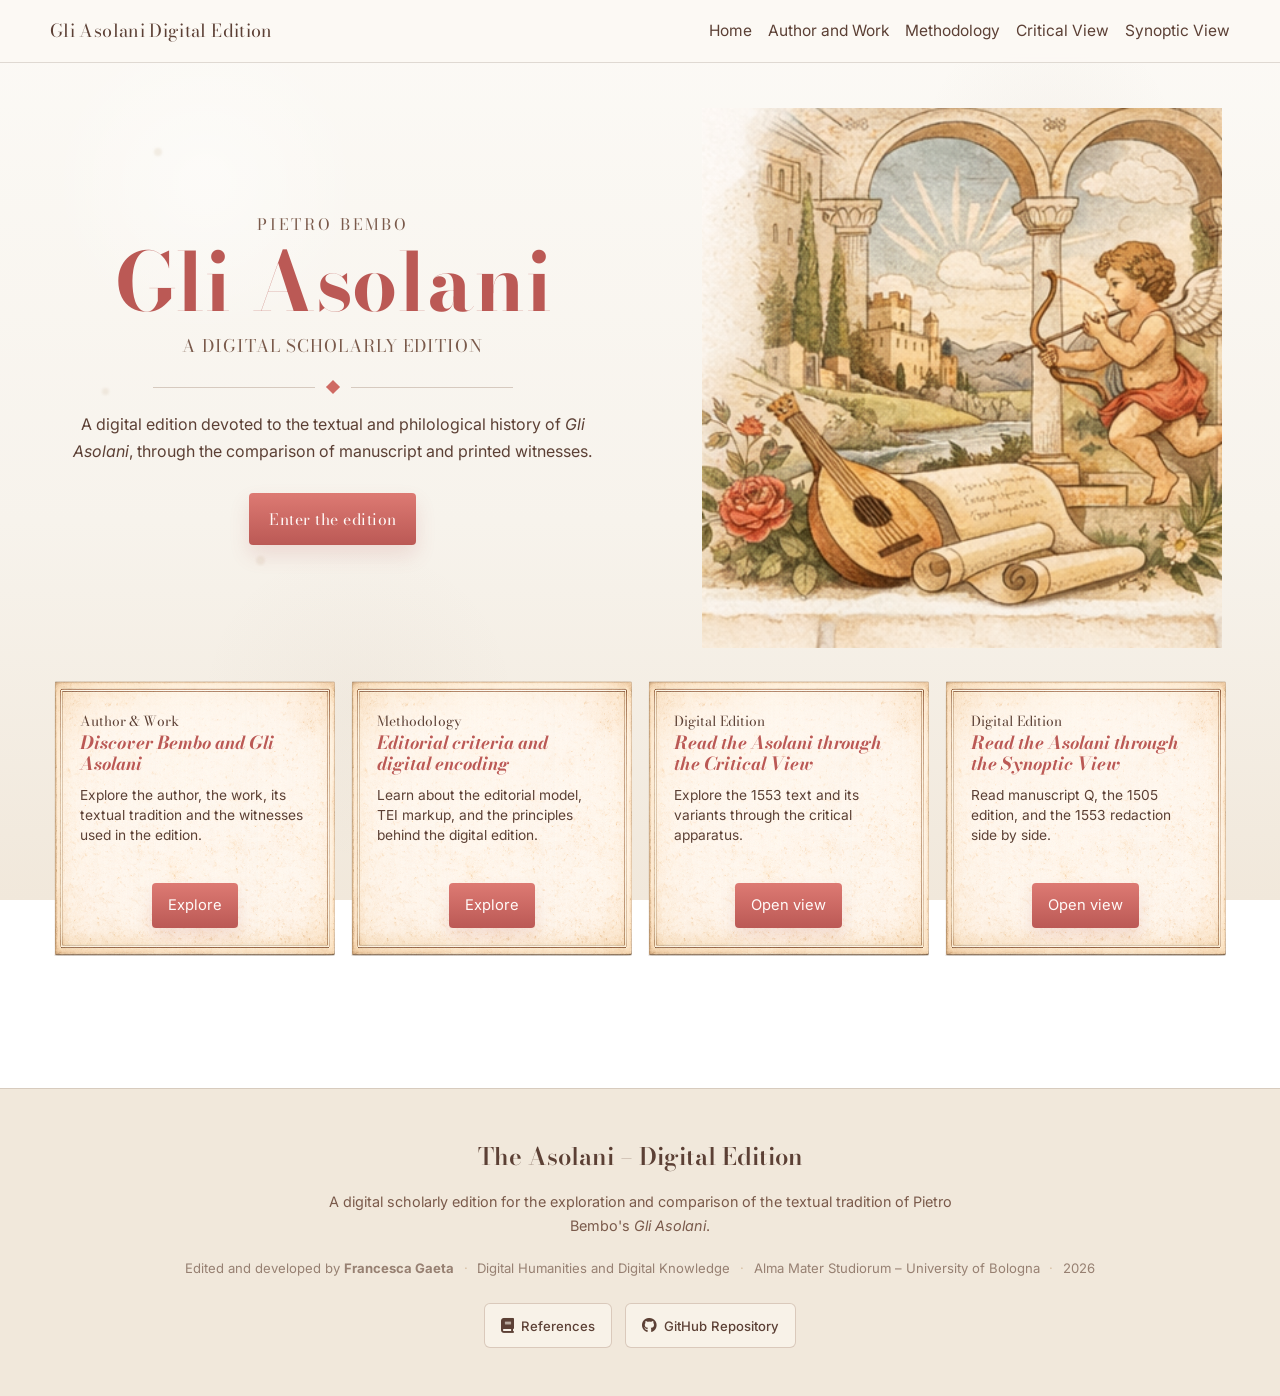
<file: index.html>
<!doctype html>
<html lang="en">
<head>
  <meta charset="utf-8">
  <meta name="viewport" content="width=device-width, initial-scale=1">
  <title>The Asolani – Digital Scholarly Edition</title>

  <link rel="preconnect" href="https://fonts.googleapis.com">
  <link rel="preconnect" href="https://fonts.gstatic.com" crossorigin>
  <link href="https://fonts.googleapis.com/css2?family=Bodoni+Moda:opsz,wght@6..96,400;6..96,500;6..96,600;6..96,700&family=Inter:wght@400;500;600&display=swap" rel="stylesheet">
  <link rel="stylesheet" href="https://cdnjs.cloudflare.com/ajax/libs/font-awesome/6.7.2/css/all.min.css">
  <link rel="stylesheet" href="style.css">
</head>
<body>

<header>
  <div class="navbar">
    <a class="site-title" href="index.html">Gli Asolani Digital Edition</a>

    <nav>
      <ul>
        <li><a href="index.html">Home</a></li>
        <li><a href="author-work.html">Author and Work</a></li>
        <li><a href="digital-edition.html">Methodology</a></li>
        <li><a href="parallel-segmentation.html">Critical View</a></li>
        <li><a href="synoptic.html">Synoptic View</a></li>
      </ul>
    </nav>
  </div>
</header>

<main class="home-page">

  <section class="hero-home">
    <div class="ambient-layer" aria-hidden="true">
      <span class="mote mote-1"></span>
      <span class="mote mote-2"></span>
      <span class="mote mote-3"></span>
      <span class="mote mote-4"></span>
      <span class="mote mote-5"></span>
      <span class="mote mote-6"></span>
    </div>

    <div class="hero-home-grid">
      <div class="hero-home-copy reveal reveal-1">
        <p class="hero-home-kicker">Pietro Bembo</p>
        <h1>Gli Asolani</h1>
        <p class="hero-home-subtitle">A Digital Scholarly Edition</p>

        <div class="ornament" aria-hidden="true">
          <span></span>
          <span class="diamond"></span>
          <span></span>
        </div>

        <p class="hero-home-text">
          A digital edition devoted to the textual and philological history of
          <em>Gli Asolani</em>, through the comparison of manuscript and printed witnesses.
        </p>

        <div class="hero-home-actions">
          <a class="enter-button" href="author-work.html">Enter the edition</a>
        </div>
      </div>

      <div class="hero-home-visual reveal reveal-2">
        <div class="hero-illustration">
          <img src="assets/images/hero_asolani_bucolic.png" alt="Renaissance-style illustration inspired by Gli Asolani">
        </div>
      </div>
    </div>
  </section>
<section class="home-cards">

  <article class="home-card">
    <p class="home-card-kicker">Author &amp; Work</p>
    <h3>Discover Bembo and <em>Gli Asolani</em></h3>
    <p>
      Explore the author, the work, its textual tradition and the witnesses used in the edition.
    </p>
    <div class="home-card-actions">
      <a class="home-card-button" href="author-work.html">Explore</a>
    </div>
  </article>

  <article class="home-card">
    <p class="home-card-kicker">Methodology</p>
    <h3>Editorial criteria and digital encoding</h3>
    <p>
      Learn about the editorial model, TEI markup, and the principles behind the digital edition.
    </p>
    <div class="home-card-actions">
      <a class="home-card-button" href="digital-edition.html">Explore</a>
    </div>
  </article>

  <article class="home-card">
    <p class="home-card-kicker">Digital Edition</p>
    <h3>Read the Asolani through the Critical View</h3>
    <p>
      Explore the 1553 text and its variants through the critical apparatus.
    </p>
    <div class="home-card-actions">
      <a class="home-card-button" href="parallel-segmentation.html">Open view</a>
    </div>
  </article>

  <article class="home-card">
    <p class="home-card-kicker">Digital Edition</p>
    <h3>Read the Asolani through the Synoptic View</h3>
    <p>
      Read manuscript Q, the 1505 edition, and the 1553 redaction side by side.
    </p>
    <div class="home-card-actions">
      <a class="home-card-button" href="synoptic.html">Open view</a>
    </div>
  </article>

</section>

</main>

<footer class="site-footer">

  <div class="footer-content">

    <h2 class="footer-title">
      The Asolani – Digital Edition
    </h2>

    <p class="footer-description">
      A digital scholarly edition for the exploration and comparison
      of the textual tradition of Pietro Bembo's <em>Gli Asolani</em>.
    </p>

    <p class="footer-project-info">
      Edited and developed by <strong>Francesca Gaeta</strong>
      <span class="footer-separator">·</span>
      Digital Humanities and Digital Knowledge
      <span class="footer-separator">·</span>
      Alma Mater Studiorum – University of Bologna
      <span class="footer-separator">·</span>
      2026
    </p>

    <div class="footer-actions">

      <a
        href="references.html"
        class="footer-button">
        <i class="fa-solid fa-book" aria-hidden="true"></i>
        References
      </a>

      <a
        href="https://github.com/FrancescaGaeta/asolani-digital-edition"
        target="_blank"
        rel="noopener noreferrer"
        class="footer-button">
        <i class="fa-brands fa-github" aria-hidden="true"></i>
        GitHub Repository
      </a>

    </div>

  </div>

</footer>

</body>
</html>
</file>
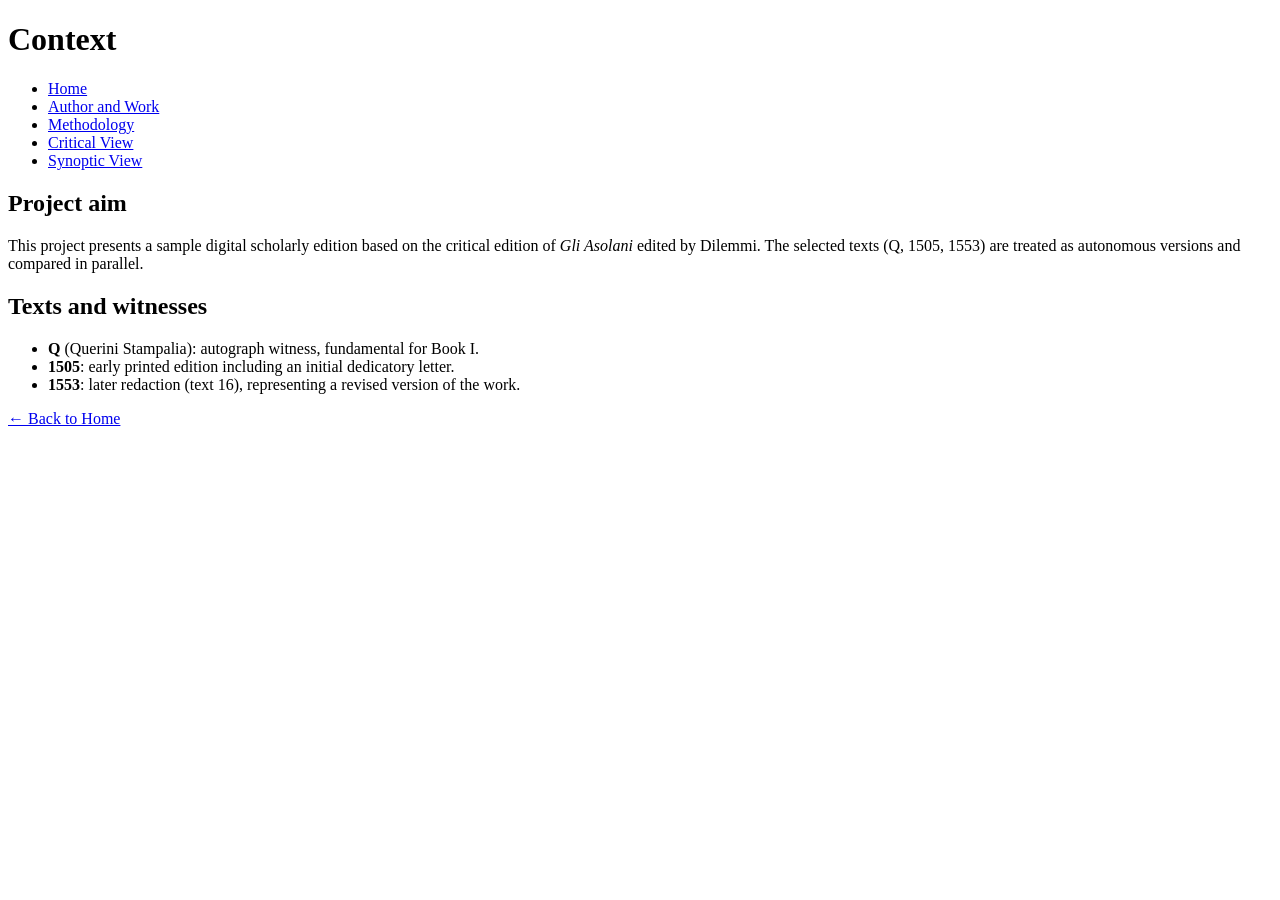
<file: about.html>
<!doctype html>
<html lang="en">
<head>
  <meta charset="utf-8">
  <title>Context – Asolani</title>
</head>

<body>
  <h1>Context</h1>

  <nav>
  <ul>
    <li><a href="index.html">Home</a></li>
    <li><a href="author-work.html">Author and Work</a></li>
    <li><a href="digital-edition.html">Methodology</a></li>
    <li><a href="parallel-segmentation.html">Critical View</a></li>
    <li><a href="synoptic.html">Synoptic View</a></li>
  </ul>
</nav>

  <h2>Project aim</h2>
  <p>
    This project presents a sample digital scholarly edition based on the critical edition
    of <em>Gli Asolani</em> edited by Dilemmi.  
    The selected texts (Q, 1505, 1553) are treated as autonomous versions and compared in parallel.
  </p>

  <h2>Texts and witnesses</h2>
  <ul>
    <li><strong>Q</strong> (Querini Stampalia): autograph witness, fundamental for Book I.</li>
    <li><strong>1505</strong>: early printed edition including an initial dedicatory letter.</li>
    <li><strong>1553</strong>: later redaction (text 16), representing a revised version of the work.</li>
  </ul>

  <p><a href="index.html">← Back to Home</a></p>
</body>
</html>
</file>
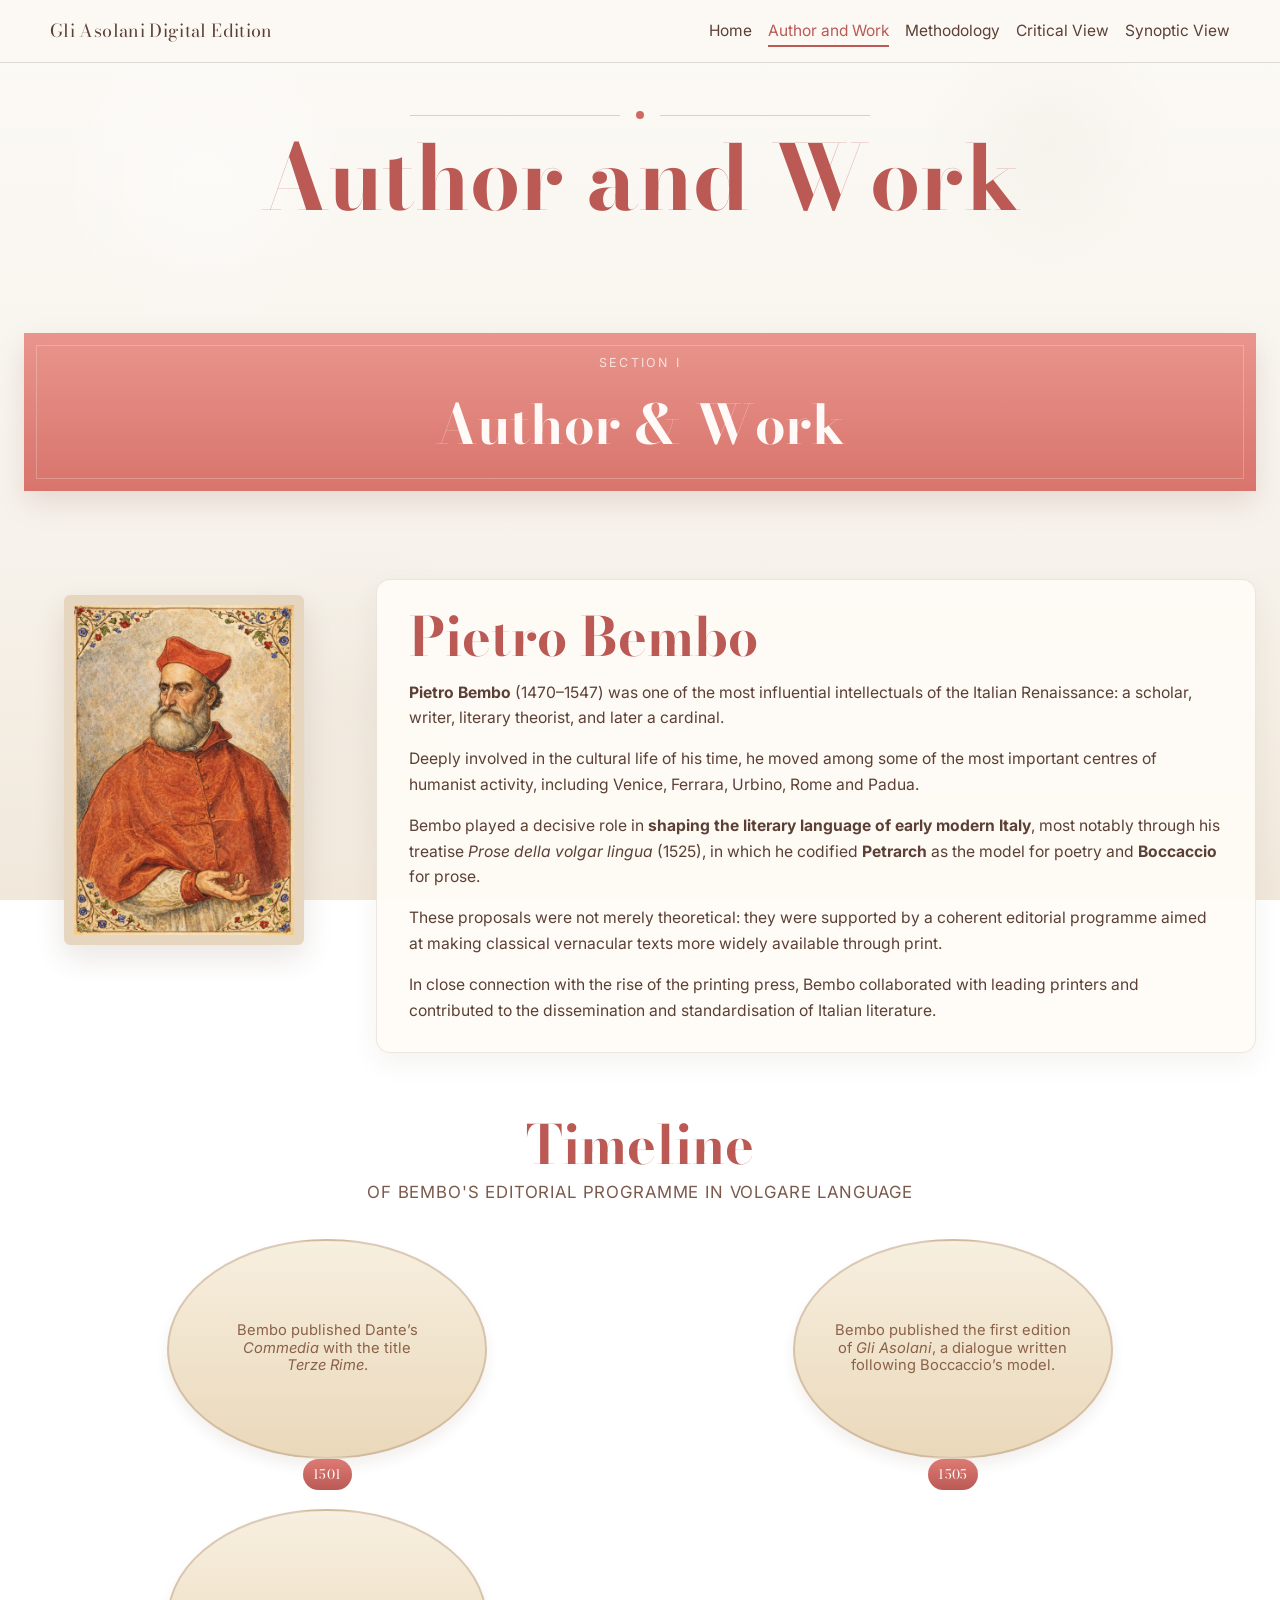
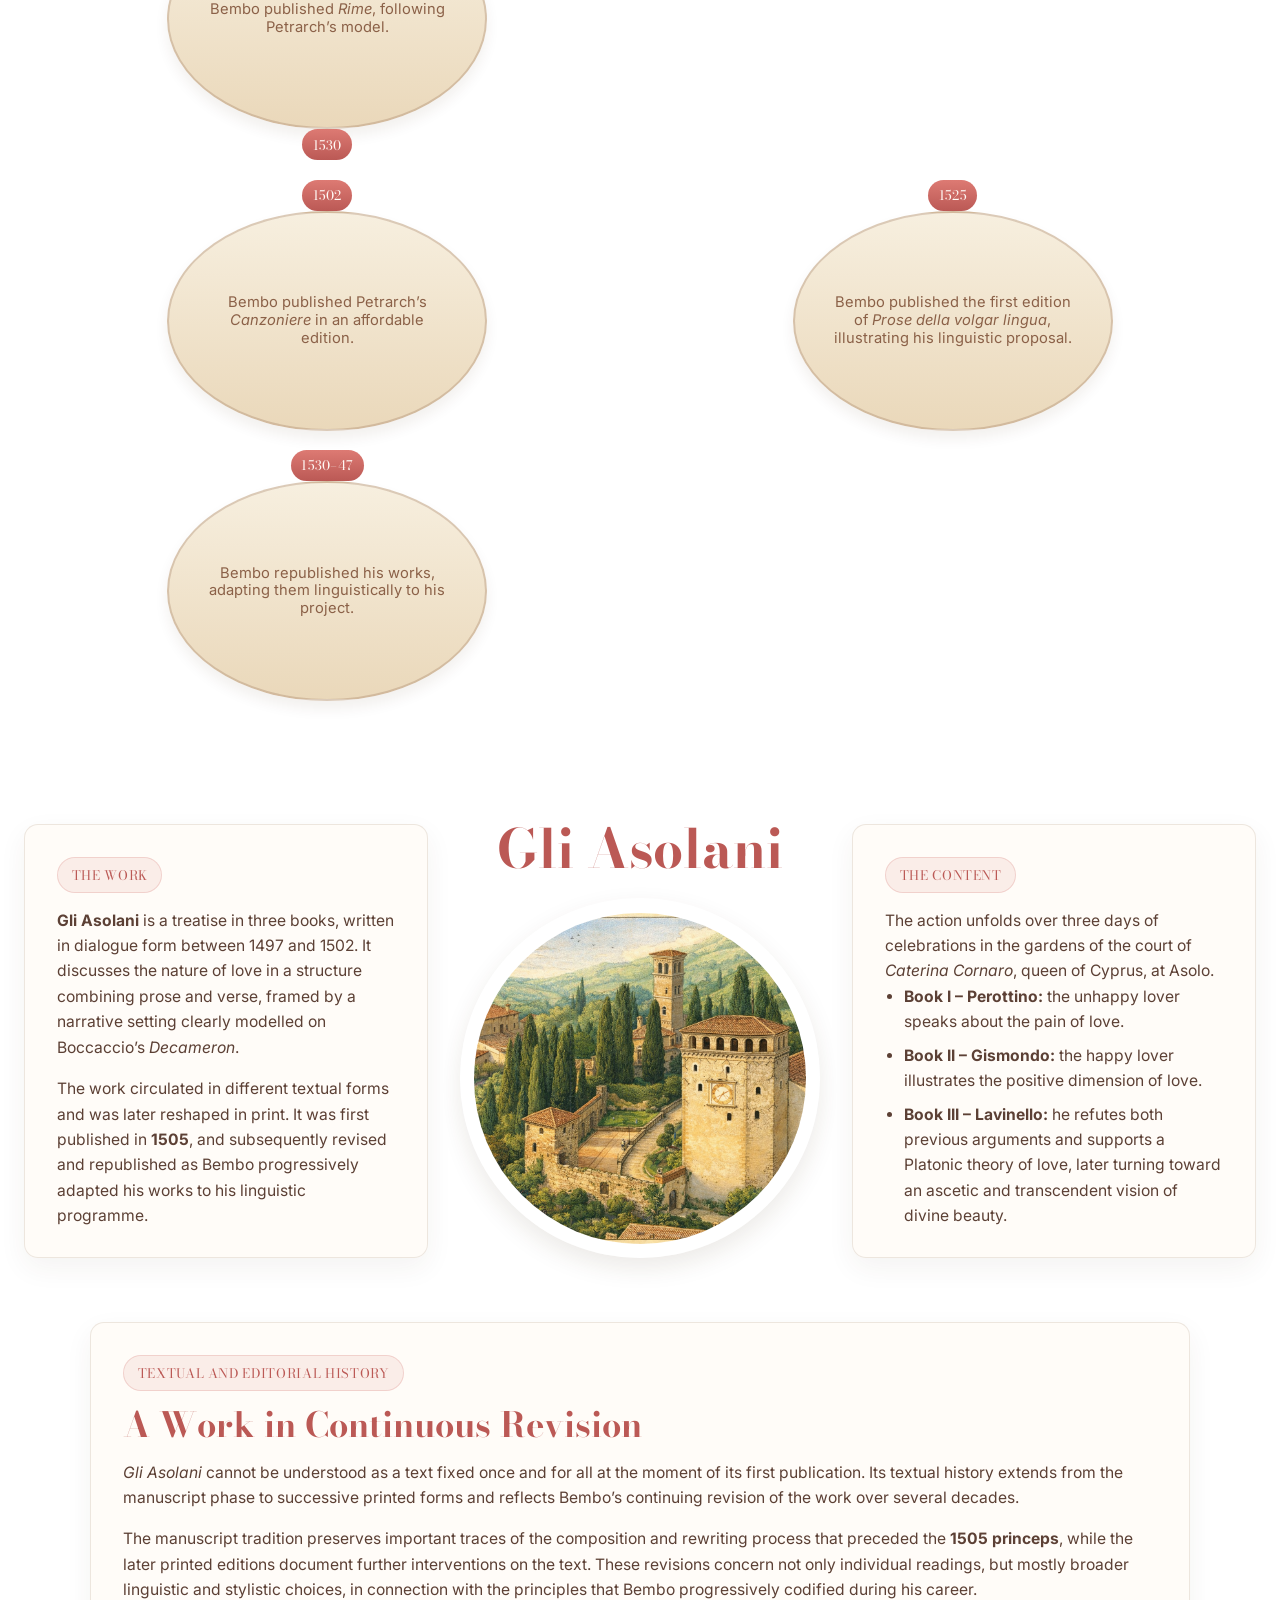
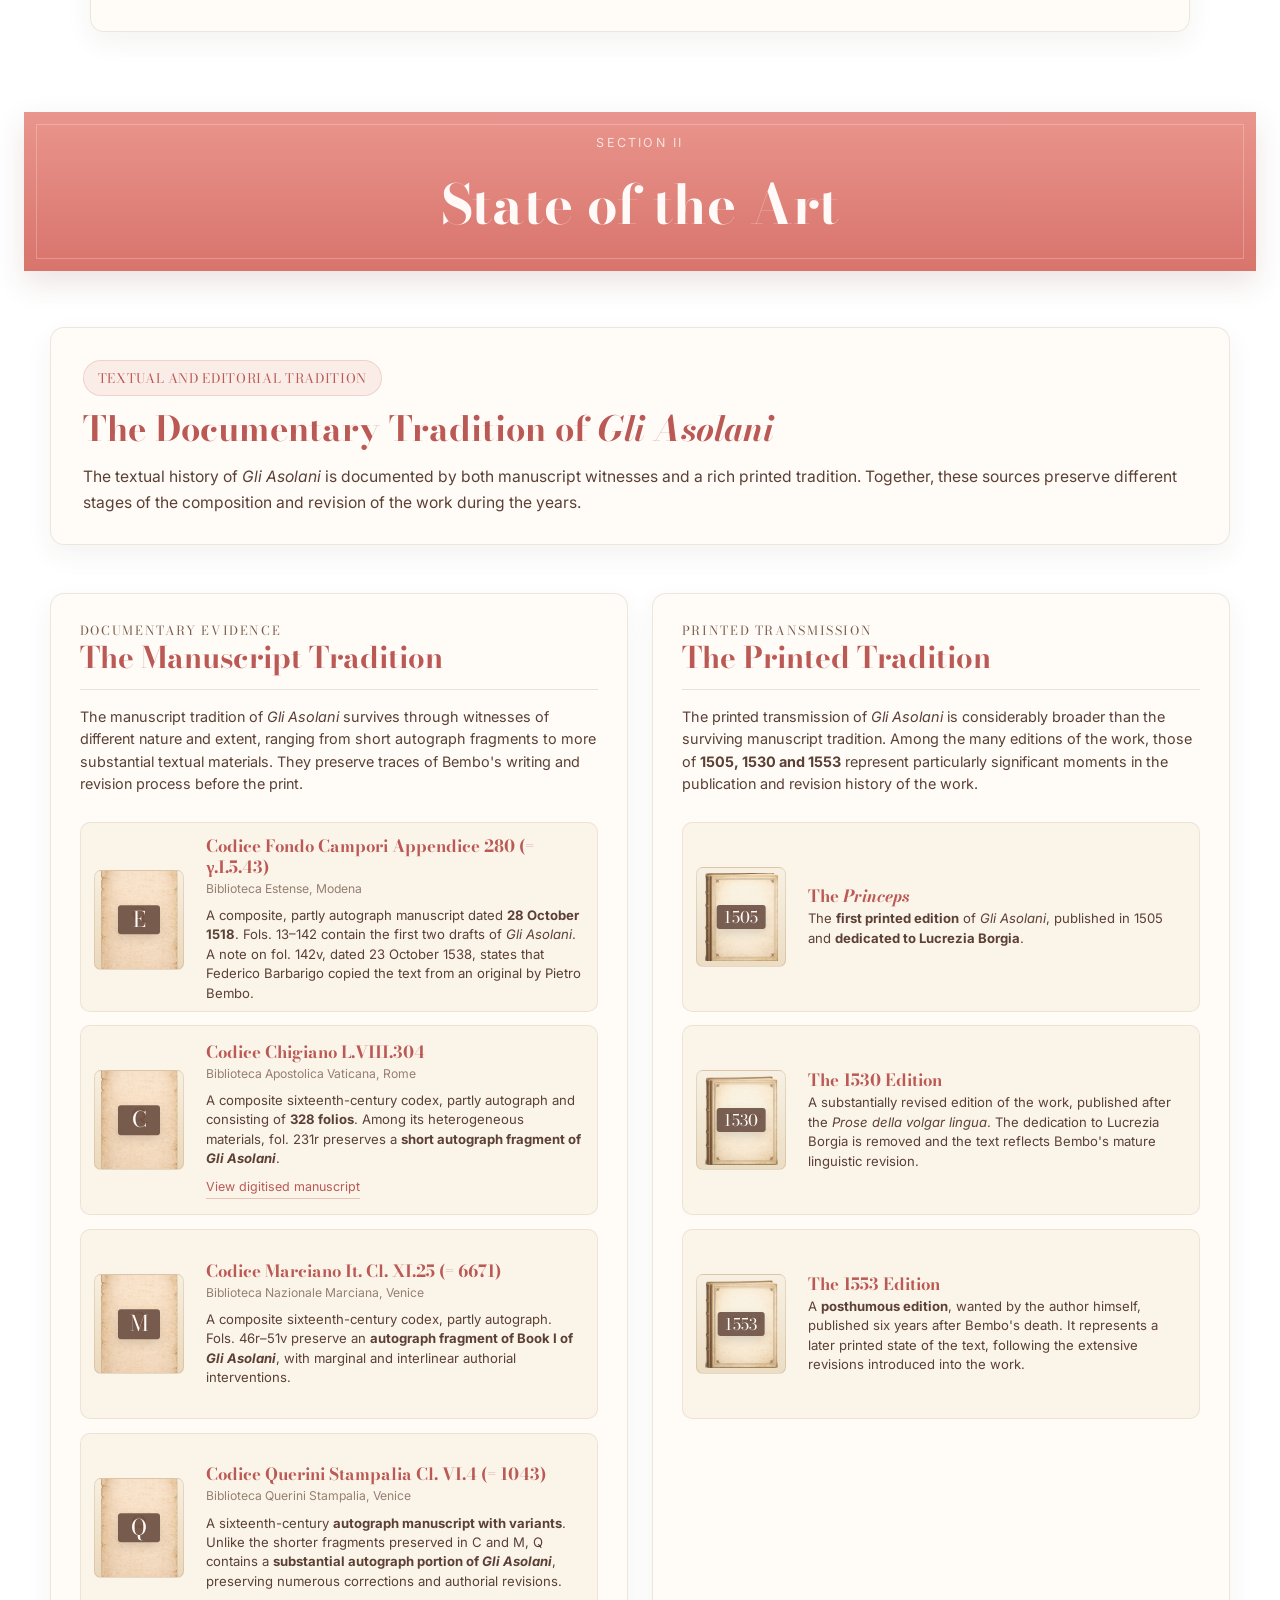
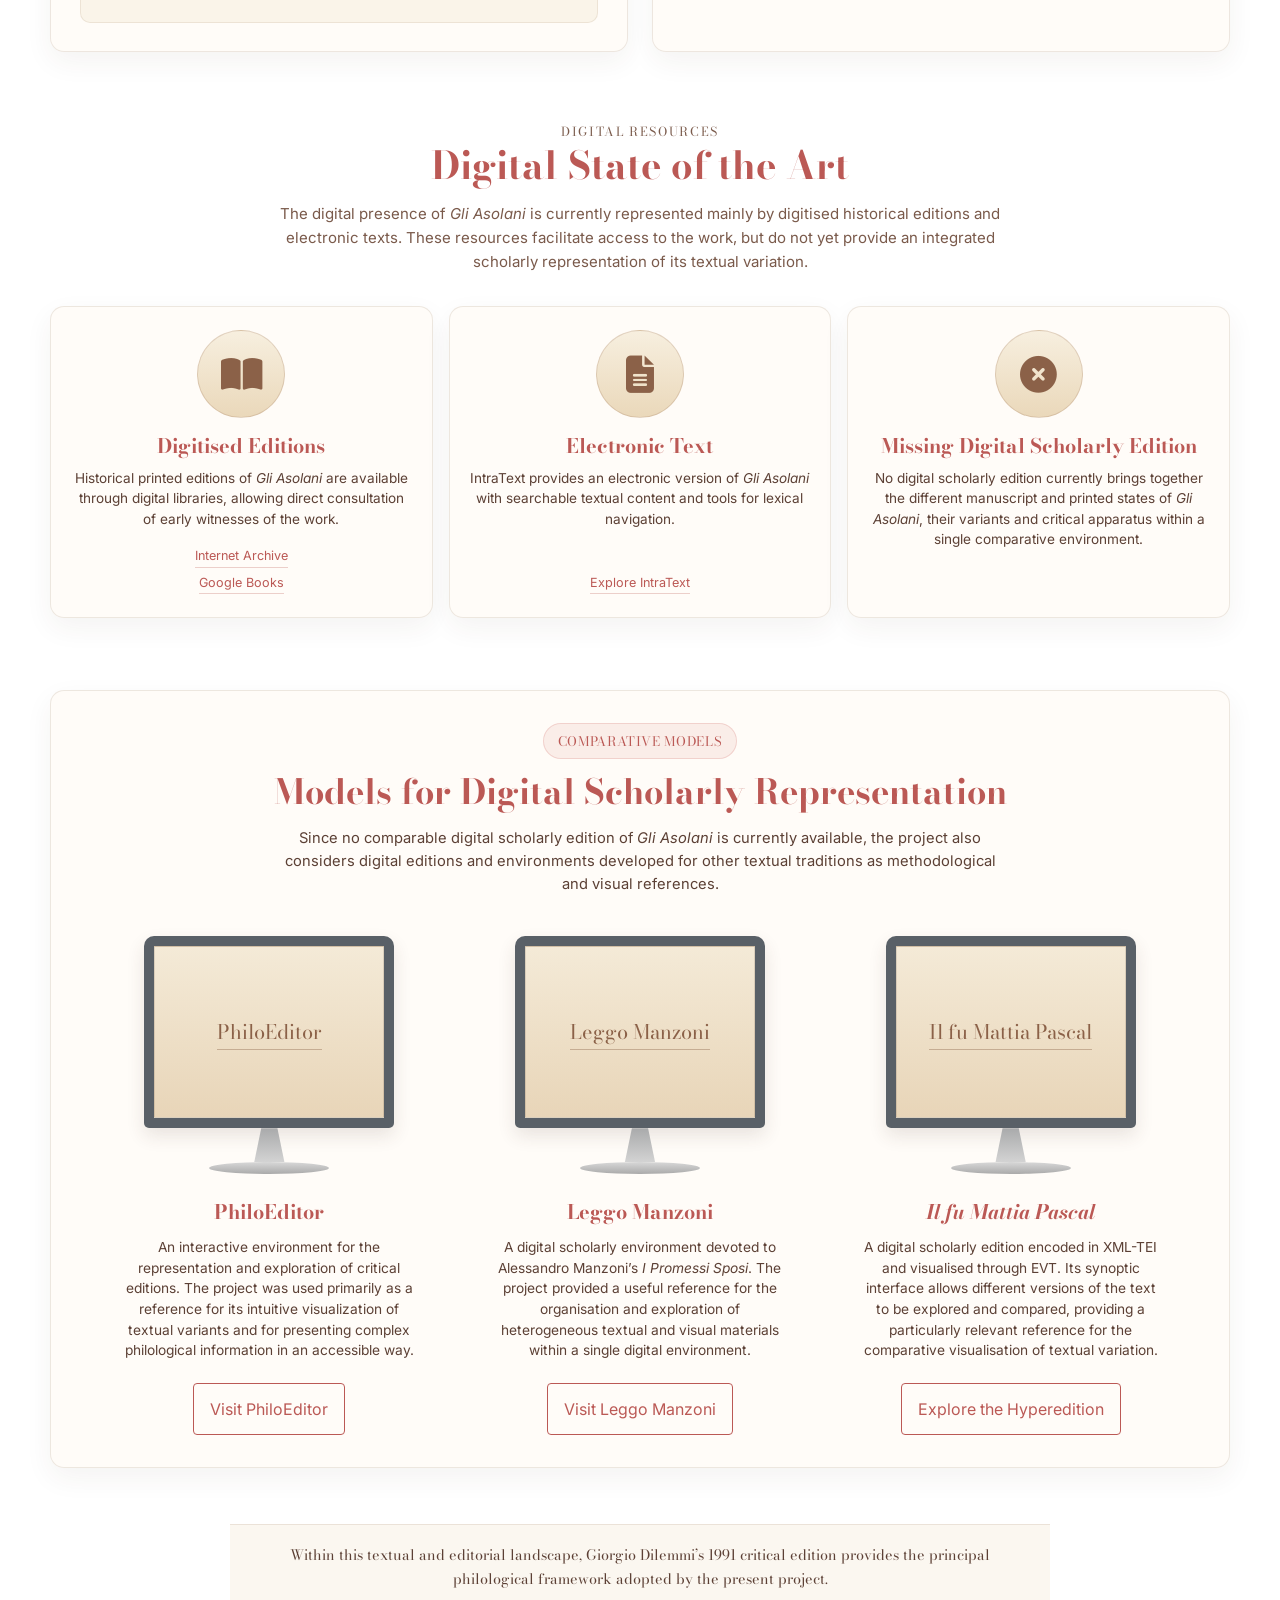
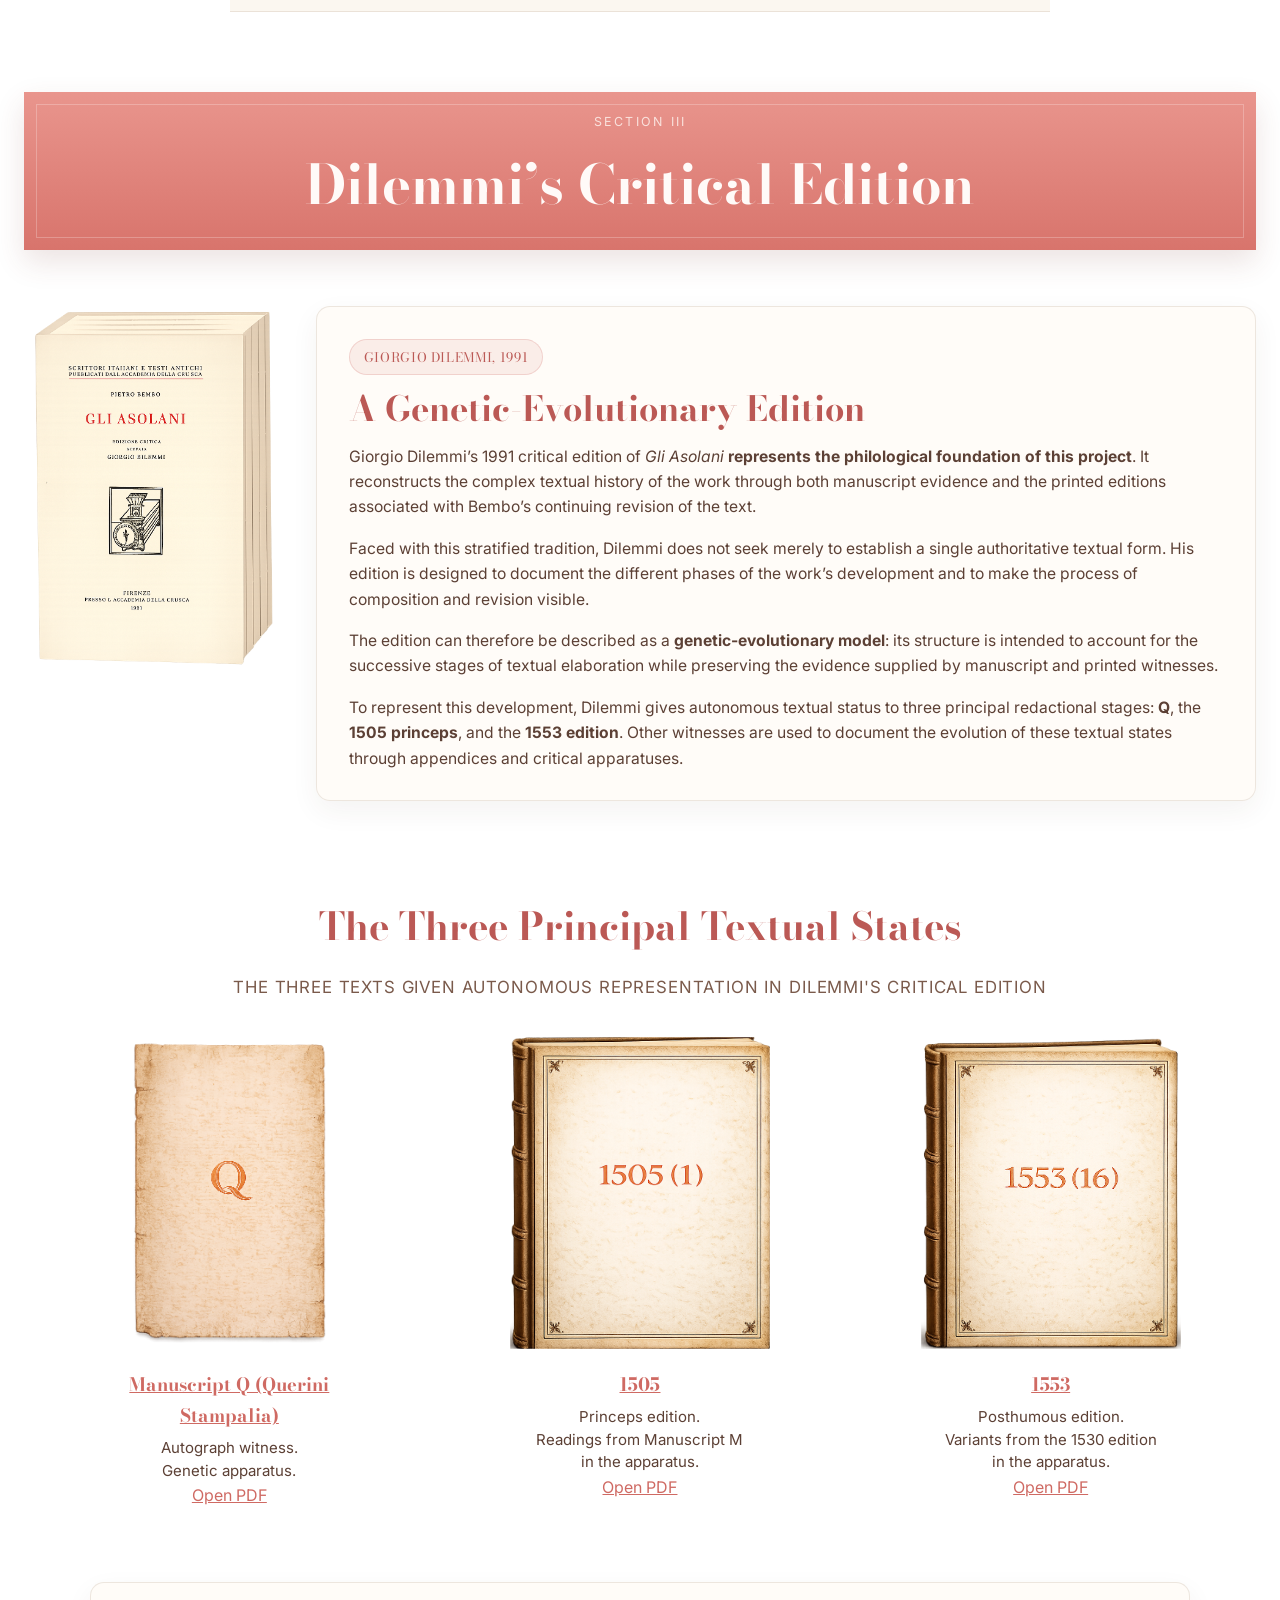
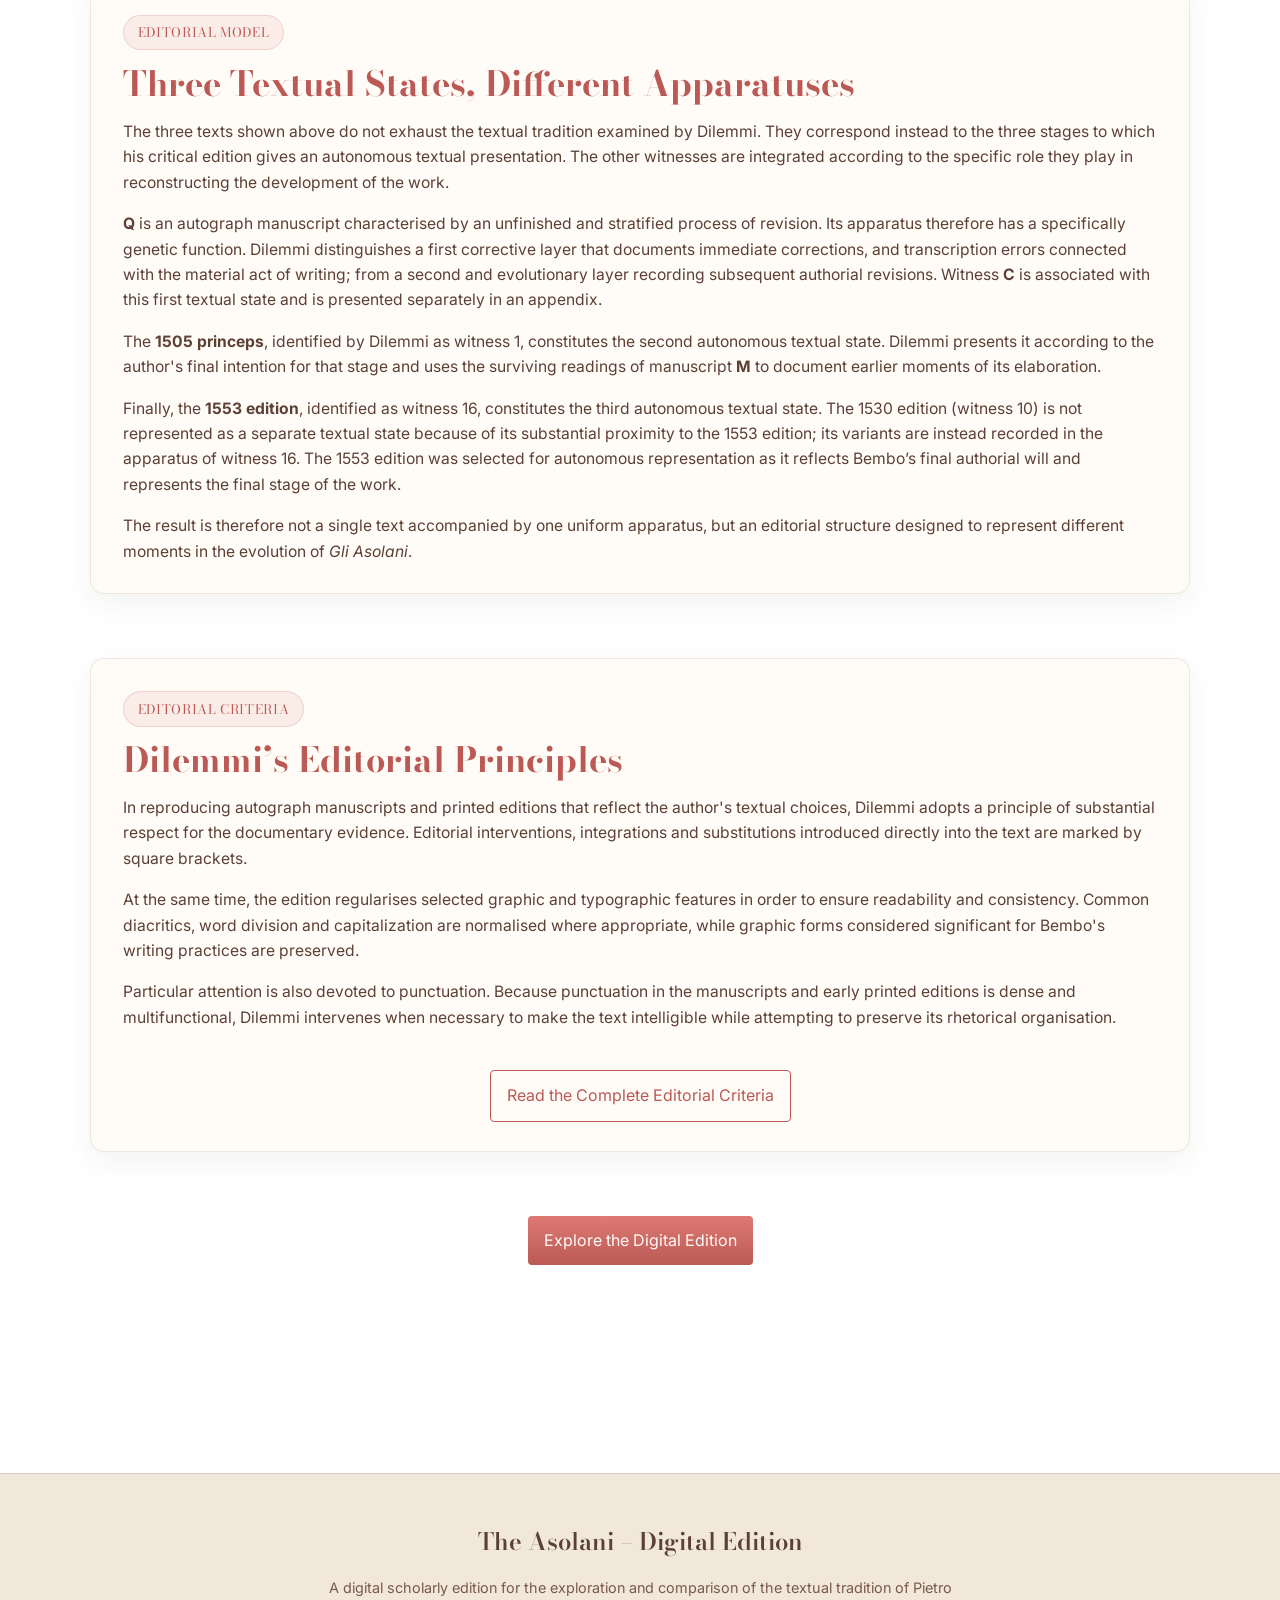
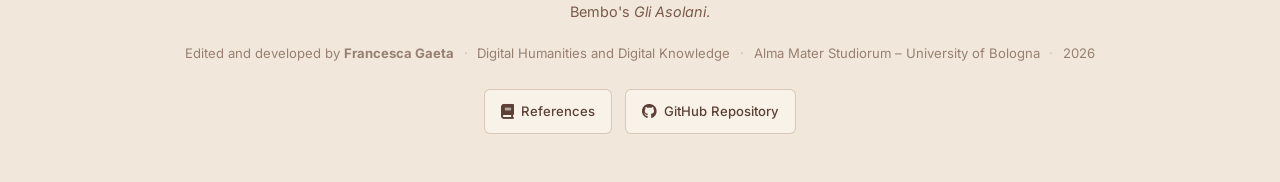
<file: author-work.html>
<!doctype html>
<html lang="en">
<head>
  <meta charset="utf-8">
  <meta name="viewport" content="width=device-width, initial-scale=1">

  <title>Author and Work – The Asolani Digital Edition</title>

  <link rel="preconnect" href="https://fonts.googleapis.com">
  <link rel="preconnect" href="https://fonts.gstatic.com" crossorigin>

  <link href="https://fonts.googleapis.com/css2?family=Bodoni+Moda:opsz,wght@6..96,400;6..96,500;6..96,600;6..96,700&family=Inter:wght@400;500;600&display=swap" rel="stylesheet">
  <link rel="stylesheet" href="https://cdnjs.cloudflare.com/ajax/libs/font-awesome/6.7.2/css/all.min.css">
  <link rel="stylesheet" href="style.css">
</head>

<body>

<header>
  <div class="navbar">

    <a class="site-title" href="index.html">
      Gli Asolani Digital Edition
    </a>

    <nav>
      <ul>
        <li><a href="index.html">Home</a></li>
        <li><a class="active" href="author-work.html">Author and Work</a></li>
        <li><a href="digital-edition.html">Methodology</a></li>
        <li><a href="parallel-segmentation.html">Critical View</a></li>
        <li><a href="synoptic.html">Synoptic View</a></li>
      </ul>
    </nav>

  </div>
</header>


<main class="texts-ppt-page">


  <!-- PAGE TITLE -->

  <section class="texts-title-slide reveal reveal-1">

    <div class="texts-title-inner">

      <div class="texts-title-line" aria-hidden="true">
        <span></span>
        <span class="dot"></span>
        <span></span>
      </div>

      <h1>Author and Work</h1>

    </div>

  </section>



  <!-- SECTION I -->

  <section class="macro-banner reveal reveal-1">

    <div class="macro-banner-inner">

      <span class="macro-banner-mini">
        Section I
      </span>

      <h2>
        Author &amp; Work
      </h2>

    </div>

  </section>



  <!-- AUTHOR -->

  <section class="author-layout">

    <figure class="author-figure reveal reveal-1">

      <img
        src="assets/images/bembo-portrait.png"
        alt="Portrait of Pietro Bembo"
        class="img-bembo-large">

    </figure>


    <article class="author-copy reveal reveal-2">

      <div class="aw-panel">

        <h2 class="section-title">
          Pietro Bembo
        </h2>

        <p>
          <strong>Pietro Bembo</strong> (1470–1547) was one of the most influential
          intellectuals of the Italian Renaissance: a scholar, writer, literary theorist,
          and later a cardinal.
        </p>

        <p>
          Deeply involved in the cultural life of his time, he moved among some of the
          most important centres of humanist activity, including Venice, Ferrara, Urbino,
          Rome and Padua.
        </p>

        <p>
          Bembo played a decisive role in
          <strong>shaping the literary language of early modern Italy</strong>,
          most notably through his treatise <em>Prose della volgar lingua</em> (1525),
          in which he codified <strong>Petrarch</strong> as the model for poetry
          and <strong>Boccaccio</strong> for prose.
        </p>

        <p>
          These proposals were not merely theoretical: they were supported by a coherent
          editorial programme aimed at making classical vernacular texts more widely
          available through print.
        </p>

        <p>
          In close connection with the rise of the printing press, Bembo collaborated
          with leading printers and contributed to the dissemination and standardisation of Italian literature.
        </p>

      </div>

    </article>

  </section>



  <!-- TIMELINE -->

  <section class="timeline-block reveal reveal-1">

    <div class="timeline-main">

      <h2 class="section-title centered-title">
        Timeline
      </h2>

      <p class="section-subtitle">
        Of Bembo's editorial programme in volgare language
      </p>


      <div class="timeline-readable">


        <div class="timeline-row top-row">

          <article class="timeline-card pos-1">

            <div class="timeline-bubble">
              <div class="timeline-bubble-text">
                Bembo published Dante’s <em>Commedia</em> with the title
                <em>Terze Rime</em>.
              </div>
            </div>

            <div class="timeline-stem"></div>

            <div class="timeline-year-tag">
              1501
            </div>

          </article>


          <article class="timeline-card pos-3">

            <div class="timeline-bubble">
              <div class="timeline-bubble-text">
                Bembo published the first edition of <em>Gli Asolani</em>,
                a dialogue written following Boccaccio’s model.
              </div>
            </div>

            <div class="timeline-stem"></div>

            <div class="timeline-year-tag">
              1505
            </div>

          </article>


          <article class="timeline-card pos-5">

            <div class="timeline-bubble">
              <div class="timeline-bubble-text">
                Bembo published <em>Rime</em>, following Petrarch’s model.
              </div>
            </div>

            <div class="timeline-stem"></div>

            <div class="timeline-year-tag">
              1530
            </div>

          </article>

        </div>


        <div class="timeline-axis"></div>


        <div class="timeline-row bottom-row">

          <article class="timeline-card pos-2">

            <div class="timeline-year-tag">
              1502
            </div>

            <div class="timeline-stem"></div>

            <div class="timeline-bubble">
              <div class="timeline-bubble-text">
                Bembo published Petrarch’s <em>Canzoniere</em>
                in an affordable edition.
              </div>
            </div>

          </article>


          <article class="timeline-card pos-4">

            <div class="timeline-year-tag">
              1525
            </div>

            <div class="timeline-stem"></div>

            <div class="timeline-bubble">
              <div class="timeline-bubble-text">
                Bembo published the first edition of
                <em>Prose della volgar lingua</em>,
                illustrating his linguistic proposal.
              </div>
            </div>

          </article>


          <article class="timeline-card pos-6">

            <div class="timeline-year-tag">
              1530–47
            </div>

            <div class="timeline-stem"></div>

            <div class="timeline-bubble">
              <div class="timeline-bubble-text">
                Bembo republished his works,
                adapting them linguistically to his project.
              </div>
            </div>

          </article>

        </div>


      </div>

    </div>

  </section>



  <!-- THE WORK -->

  <section class="work-layout reveal reveal-1">

    <article class="aw-panel reveal reveal-1">

      <div class="panel-tag">
        The work
      </div>

      <p>
        <strong>Gli Asolani</strong> is a treatise in three books,
        written in dialogue form between 1497 and 1502.
        It discusses the nature of love in a structure combining prose and verse,
        framed by a narrative setting clearly modelled on Boccaccio’s
        <em>Decameron</em>.
      </p>

      <p>
        The work circulated in different textual forms and was later reshaped in print.
        It was first published in <strong>1505</strong>, and subsequently revised
        and republished as Bembo progressively adapted his works to his linguistic
        programme.
      </p>

    </article>


    <div class="work-center reveal reveal-2">

      <h2 class="section-title work-title">
        Gli Asolani
      </h2>

      <div class="oval-image">

        <img
          src="assets/images/asolo-castle.jpg"
          alt="Representative image of Asolo">

      </div>

    </div>


    <article class="aw-panel reveal reveal-3">

      <div class="panel-tag">
        The content
      </div>

      <p>
        The action unfolds over three days of celebrations in the gardens of the court
        of <em>Caterina Cornaro</em>, queen of Cyprus, at Asolo.
      </p>

      <ul>

        <li>
          <strong>Book I – Perottino:</strong>
          the unhappy lover speaks about the pain of love.
        </li>

        <li>
          <strong>Book II – Gismondo:</strong>
          the happy lover illustrates the positive dimension of love.
        </li>

        <li>
          <strong>Book III – Lavinello:</strong>
          he refutes both previous arguments and supports a Platonic theory of love,
          later turning toward an ascetic and transcendent vision of divine beauty.
        </li>

      </ul>

    </article>

  </section>



  <!-- TEXTUAL AND EDITORIAL HISTORY -->

  <section class="dilemmi-intro reveal reveal-2">

    <article class="aw-panel">

      <div class="panel-tag">
        Textual and Editorial History
      </div>

      <h2 class="editorial-title">
        A Work in Continuous Revision
      </h2>

      <p>
        <em>Gli Asolani</em> cannot be understood as a text fixed once and for all
        at the moment of its first publication. Its textual history extends from the
        manuscript phase to successive printed forms and reflects Bembo’s continuing
        revision of the work over several decades.
      </p>

      <p>
        The manuscript tradition preserves important traces of the composition and rewriting 
        process that preceded the <strong>1505 princeps</strong>, while the later printed 
        editions document further interventions on the text. 
        These revisions concern not only individual readings, but mostly broader linguistic 
        and stylistic choices, in connection with the principles that Bembo 
        progressively codified during his career.
      </p>

    </article>

  </section>



  <!-- SECTION II -->

  <section class="macro-banner reveal reveal-1">

    <div class="macro-banner-inner">

      <span class="macro-banner-mini">
        Section II
      </span>

      <h2>
        State of the Art
      </h2>

    </div>

  </section>

    
    <!-- STATE OF THE ART INTRO -->

        <section class="state-intro reveal reveal-2">

          <article class="aw-panel">

            <div class="panel-tag">
              Textual and Editorial Tradition
            </div>

            <h2 class="editorial-title">
              The Documentary Tradition of <em>Gli Asolani</em>
            </h2>

            <p>
              The textual history of <em>Gli Asolani</em> is documented by both manuscript
              witnesses and a rich printed tradition. Together, these sources preserve
              different stages of the composition and revision
              of the work during the years.
            </p>

          </article>

        </section>


        <!-- MANUSCRIPT + PRINTED TRADITION -->

          <section class="tradition-comparison reveal reveal-1">

            <!-- =====================================================
                MANUSCRIPT TRADITION
                ===================================================== -->

            <article class="tradition-column">

              <div class="tradition-heading">

                <p class="tradition-kicker">
                  Documentary Evidence
                </p>

                <h2>
                  The Manuscript Tradition
                </h2>

              </div>

              <p class="tradition-intro-text">
                The manuscript tradition of <em>Gli Asolani</em> survives through
                witnesses of different nature and extent, ranging from short autograph
                fragments to more substantial textual materials. They preserve
                traces of Bembo's writing and revision process before the print.
              </p>

              <div class="tradition-document-list">


                <!-- E — FONDO CAMPORI -->

                <article class="tradition-document-card">

                  <div class="tradition-document-image">

                    <img
                      src="assets/images/q.png"
                      alt="Manuscript witness E">

                    <span class="tradition-document-badge">
                      E
                    </span>

                  </div>

                  <div class="tradition-document-copy">

                    <h3>Codice Fondo Campori Appendice 280 (= γ.I.5.43)</h3>

                    <p class="tradition-library">
                      Biblioteca Estense, Modena
                    </p>

                    <p class="tradition-description">
                      A composite, partly autograph manuscript dated
                      <strong>28 October 1518</strong>.
                       Fols. 13–142 contain the first two drafts of <em>Gli Asolani</em>. 
                       A note on fol. 142v, dated 23 October 1538, states that Federico Barbarigo copied the text from an original by Pietro Bembo.
                    </p>

                  </div>

                </article>


                <!-- C — CODICE CHIGIANO -->

                <article class="tradition-document-card">

                  <div class="tradition-document-image">

                    <img
                      src="assets/images/q.png"
                      alt="Manuscript witness C">

                    <span class="tradition-document-badge">
                      C
                    </span>

                  </div>

                  <div class="tradition-document-copy">

                    <h3>Codice Chigiano L.VIII.304</h3>

                    <p class="tradition-library">
                      Biblioteca Apostolica Vaticana, Rome
                    </p>

                    <p class="tradition-description">
                      A composite sixteenth-century codex, partly autograph and
                      consisting of <strong>328 folios</strong>. Among its heterogeneous
                      materials, fol. 231r preserves a
                      <strong>short autograph fragment of <em>Gli Asolani</em></strong>.
                    </p>

                    <a
                      href="https://digi.vatlib.it/view/MSS_Chig.L.VIII.304"
                      target="_blank"
                      rel="noopener noreferrer"
                      class="state-link">
                      View digitised manuscript
                    </a>

                  </div>

                </article>


                <!-- M — CODICE MARCIANO -->

                <article class="tradition-document-card">

                  <div class="tradition-document-image">

                    <img
                      src="assets/images/q.png"
                      alt="Manuscript witness M">

                    <span class="tradition-document-badge">
                      M
                    </span>

                  </div>

                  <div class="tradition-document-copy">

                    <h3>Codice Marciano It. Cl. XI.25 (= 6671)</h3>

                    <p class="tradition-library">
                      Biblioteca Nazionale Marciana, Venice
                    </p>

                    <p class="tradition-description">
                      A composite sixteenth-century codex, partly autograph.
                      Fols. 46r–51v preserve an
                      <strong>autograph fragment of Book I of
                      <em>Gli Asolani</em></strong>, with marginal and interlinear
                      authorial interventions.
                    </p>

                  </div>

                </article>


                <!-- Q — CODICE QUERINI STAMPALIA -->

                <article class="tradition-document-card tradition-document-card--highlight">

                  <div class="tradition-document-image">

                    <img
                      src="assets/images/q.png"
                      alt="Manuscript witness Q">

                    <span class="tradition-document-badge">
                      Q
                    </span>

                  </div>

                  <div class="tradition-document-copy">

                    <h3>Codice Querini Stampalia Cl. VI.4 (= 1043)</h3>

                    <p class="tradition-library">
                      Biblioteca Querini Stampalia, Venice
                    </p>

                    <p class="tradition-description">
                      A sixteenth-century
                      <strong>autograph manuscript with variants</strong>.
                      Unlike the shorter fragments preserved in C and M, Q contains
                      a <strong>substantial autograph portion of
                      <em>Gli Asolani</em></strong>, preserving numerous corrections
                      and authorial revisions.
                    </p>

                  </div>

                </article>

              </div>

            </article>



            <!-- =====================================================
                PRINTED TRADITION
                ===================================================== -->

            <article class="tradition-column">

              <div class="tradition-heading">

                <p class="tradition-kicker">
                  Printed Transmission
                </p>

                <h2>
                  The Printed Tradition
                </h2>

              </div>

              <p class="tradition-intro-text">
                The printed transmission of <em>Gli Asolani</em> is considerably broader
                than the surviving manuscript tradition. Among the many editions of the
                work, those of <strong>1505, 1530 and 1553</strong> represent particularly
                significant moments in the publication and revision history of the work.
              </p>

              <div class="tradition-document-list tradition-document-list--prints">


                <!-- 1505 -->

                <article class="tradition-document-card">

                  <div class="tradition-document-image tradition-document-image--print">

                    <img
                      src="assets/images/1505.png"
                      alt="1505 princeps of Gli Asolani">

                    <span class="tradition-document-badge tradition-document-badge--year">
                      1505
                    </span>

                  </div>

                  <div class="tradition-document-copy">

                    <h3>The <em>Princeps</em></h3>

                    <p class="tradition-description">
                      The <strong>first printed edition</strong> of
                      <em>Gli Asolani</em>, published in 1505 and
                      <strong>dedicated to Lucrezia Borgia</strong>.
                    </p>

                  </div>

                </article>


                <!-- 1530 -->

                <article class="tradition-document-card">

                  <div class="tradition-document-image tradition-document-image--print">

                    <img
                      src="assets/images/1553.png"
                      alt=""
                      aria-hidden="true">

                    <span class="tradition-document-badge tradition-document-badge--year">
                      1530
                    </span>

                  </div>

                  <div class="tradition-document-copy">

                    <h3>The 1530 Edition</h3>

                    <p class="tradition-description">
                      A substantially revised edition of the work, published after the
                      <em>Prose della volgar lingua</em>. The dedication to
                      Lucrezia Borgia is removed and the text reflects Bembo's
                      mature linguistic revision.
                    </p>

                  </div>

                </article>


                <!-- 1553 -->

                <article class="tradition-document-card tradition-document-card--highlight">

                  <div class="tradition-document-image tradition-document-image--print">

                    <img
                      src="assets/images/1553.png"
                      alt="1553 edition of Gli Asolani">

                    <span class="tradition-document-badge tradition-document-badge--year">
                      1553
                    </span>

                  </div>

                  <div class="tradition-document-copy">

                    <h3>The 1553 Edition</h3>

                    <p class="tradition-description">
                      A <strong>posthumous edition</strong>, wanted by the author himself, published six years after
                      Bembo's death. It represents a later printed state of the text,
                      following the extensive revisions introduced into the work.
                    </p>

                  </div>

                </article>

              </div>

            </article>

          </section>



         <!-- DIGITAL STATE OF THE ART -->

          <!-- DIGITAL STATE OF THE ART -->

          <section class="digital-state-section reveal reveal-1">

            <div class="digital-state-header">

              <p class="tradition-kicker">
                Digital Resources
              </p>

              <h2 class="editorial-section-title centered-title">
                Digital State of the Art
              </h2>

              <p class="digital-state-lead">
                The digital presence of <em>Gli Asolani</em> is currently represented
                mainly by digitised historical editions and electronic texts.
                These resources facilitate access to the work, but do not yet provide
                an integrated scholarly representation of its textual variation.
              </p>

            </div>


            <div class="digital-state-grid">


              <!-- DIGITISED EDITIONS -->

              <article class="digital-state-card">

                <div class="digital-state-icon">

                  <i class="fa-solid fa-book-open" aria-hidden="true"></i>
                  
                </div>

                <h3>
                  Digitised Editions
                </h3>

                <p>
                  Historical printed editions of <em>Gli Asolani</em> are available
                  through digital libraries, allowing direct consultation of early
                  witnesses of the work.
                </p>

                <div class="digital-resource-links">

                  <a
                    href="https://archive.org/details/gliasolani00bemb/page/n3/mode/2up"
                    target="_blank"
                    rel="noopener noreferrer">
                    Internet Archive
                  </a>

                  <a
                    href="YOUR-GOOGLE-BOOKS-LINK"
                    target="_blank"
                    rel="noopener noreferrer">
                    Google Books
                  </a>

                </div>

              </article>



              <!-- ELECTRONIC TEXT -->

              <article class="digital-state-card">

                <div class="digital-state-icon">
                  <i class="fa-solid fa-file-lines" aria-hidden="true"></i>
                </div>

                <h3>
                  Electronic Text
                </h3>

                <p>
                  IntraText provides an electronic version of <em>Gli Asolani</em>
                  with searchable textual content and tools for lexical navigation.
                </p>

                <div class="digital-resource-links">

                  <a
                    href="https://www.intratext.com/IXT/ITA1033/_P1.HTM"
                    target="_blank"
                    rel="noopener noreferrer">
                    Explore IntraText
                  </a>

                </div>

              </article>



              <!-- RESEARCH GAP -->

              <article class="digital-state-card digital-state-card--gap">

                <div class="digital-state-icon">
                  <i class="fa-solid fa-circle-xmark" aria-hidden="true"></i>
                </div>
                <h3>
                  Missing Digital Scholarly Edition
                </h3>

                <p>
                  No digital scholarly edition currently brings together the different
                  manuscript and printed states of <em>Gli Asolani</em>, their variants
                  and critical apparatus within a single comparative environment.
                </p>

              </article>


            </div>

          </section>
    



<!-- RELATED DIGITAL MODELS -->

<section class="related-models-section reveal reveal-2">

  <div class="related-models-header">

    <div class="panel-tag">
      Comparative Models
    </div>

    <h2 class="editorial-title">
      Models for Digital Scholarly Representation
    </h2>

    <p>
      Since no comparable digital scholarly edition of <em>Gli Asolani</em>
      is currently available, the project also considers digital editions
      and environments developed for other textual traditions as methodological
      and visual references.
    </p>

  </div>


  <div class="computer-models-grid computer-models-grid--three">



     <!-- PHILOEDITOR -->

    <article class="computer-model">

      <div class="computer-monitor">

        <div class="computer-screen">

          <span class="computer-project-name">
            PhiloEditor
          </span>

        </div>

      </div>

      <div class="computer-stand"></div>
      <div class="computer-base"></div>


      <div class="computer-model-copy">

        <h3>
          PhiloEditor
        </h3>

        <p>
          An interactive environment for the representation and exploration 
          of critical editions. The project was used primarily
          as a reference for its intuitive visualization 
          of textual variants and for presenting 
          complex philological information in an accessible way.
        </p>

        <a
          href="http://projects.dharc.unibo.it/philoeditor/"
          target="_blank"
          rel="noopener noreferrer"
          class="button-secondary">
          Visit PhiloEditor
        </a>

      </div>

    </article>

    <!-- LEGGO MANZONI -->

    <article class="computer-model">

      <div class="computer-monitor">

        <div class="computer-screen">

          <span class="computer-project-name">
            Leggo Manzoni
          </span>

        </div>

      </div>

      <div class="computer-stand"></div>
      <div class="computer-base"></div>


      <div class="computer-model-copy">

        <h3>
          Leggo Manzoni
        </h3>

        <p>
          A digital scholarly environment devoted to Alessandro Manzoni’s <em>I Promessi Sposi</em>.
          The project provided a useful reference for the organisation and exploration of heterogeneous textual and visual materials within a single digital environment.
        </p>

        <a
          href="https://projects.dharc.unibo.it/leggomanzoni/"
          target="_blank"
          rel="noopener noreferrer"
          class="button-secondary">
          Visit Leggo Manzoni
        </a>

      </div>

    </article>



    <!-- IL FU MATTIA PASCAL -->

    <article class="computer-model">

      <div class="computer-monitor">

        <div class="computer-screen">

          <span class="computer-project-name">
            Il fu Mattia Pascal 
          </span>

        </div>

      </div>

      <div class="computer-stand"></div>
      <div class="computer-base"></div>


      <div class="computer-model-copy">

        <h3>
          <em>Il fu Mattia Pascal</em> 
        </h3>

        <p>
          A digital scholarly edition encoded in XML-TEI and visualised through EVT. 
          Its synoptic interface allows different versions of the text to be explored and compared, providing a particularly relevant reference for the comparative visualisation of textual variation.
        </p>

        <a
          href="https://www.pirandellonazionale.it/en/hyperedizione-il-fu-mattia-pascal-eng/"
          target="_blank"
          rel="noopener noreferrer"
          class="button-secondary">
          Explore the Hyperedition
        </a>

      </div>

    </article>


  </div>

</section>

        <!-- TRANSITION TO DILEMMI -->

        <section class="state-transition reveal reveal-2">

          <p>
            Within this textual and editorial landscape, Giorgio Dilemmi’s
            1991 critical edition provides the principal philological framework
            adopted by the present project.
          </p>

        </section>

  <!-- SECTION III -->

  <section class="macro-banner reveal reveal-1">

    <div class="macro-banner-inner">

      <span class="macro-banner-mini">
        Section III
      </span>

      <h2>
        Dilemmi’s Critical Edition
      </h2>

    </div>

  </section>



  <!-- DILEMMI INTRO -->

  <section class="dilemmi-choices reveal reveal-2">

    <div class="dilemmi-choices-grid">


      <figure class="dilemmi-choices-figure dilemmi-choices-figure--cover">

        <img
          src="assets/images/dilemmi-cover.png"
          alt="Dilemmi's critical edition"
          class="img-dilemmi-cover-large">

      </figure>


      <article class="aw-panel aw-panel--intro">

        <div class="panel-tag">
          Giorgio Dilemmi, 1991
        </div>

        <h2 class="editorial-title">
          A Genetic-Evolutionary Edition
        </h2>

        <p>
          Giorgio Dilemmi’s 1991 critical edition of <em>Gli Asolani</em>
          <strong>represents the philological foundation of this project</strong>.
          It reconstructs the complex textual history of the work through both
          manuscript evidence and the printed editions associated with Bembo’s
          continuing revision of the text.
        </p>

        <p>
          Faced with this stratified tradition, Dilemmi does not seek merely
          to establish a single authoritative textual form. His edition is designed
          to document the different phases of the work’s development and to make
          the process of composition and revision visible.
        </p>

        <p>
          The edition can therefore be described as a
          <strong>genetic-evolutionary model</strong>: its structure is intended
          to account for the successive stages of textual elaboration while preserving
          the evidence supplied by manuscript and printed witnesses.
        </p>

        <p>
          To represent this development, Dilemmi gives autonomous textual status
          to three principal redactional stages:
          <strong>Q</strong>, the <strong>1505 princeps</strong>,
          and the <strong>1553 edition</strong>.
          Other witnesses are used to document the evolution of these textual states
          through appendices and critical apparatuses.
        </p>

      </article>


    </div>

  </section>



  <!-- THREE PRINCIPAL TEXTUAL STATES -->

  <section class="books-section reveal reveal-1">

    <h2 class="editorial-section-title centered-title">
      The Three Principal Textual States
    </h2>

    <p class="section-subtitle">
      The three texts given autonomous representation in Dilemmi's critical edition
    </p>


    <div class="book-showcase book-showcase--three">


      <!-- Q -->

      <article class="book-card reveal reveal-1">

        <a
          href="foto/Q.pdf"
          target="_blank"
          class="book-pdf-link-wrap">

          <img
            src="assets/images/q.png"
            alt="Witness Q"
            class="book-image book-image-q">

        </a>


        <div class="book-caption">

          <h3>

            <a
              href="foto/Q.pdf"
              target="_blank"
              class="book-pdf-title-link">
               Manuscript Q (Querini Stampalia)
            </a>

          </h3>

          <p>
            Autograph witness.
          </p>

          <p>
            Genetic apparatus.
          </p>

          <a
            href="foto/Q.pdf"
            target="_blank"
            class="book-pdf-button">

            Open PDF

          </a>

        </div>

      </article>



      <!-- 1505 -->

      <article class="book-card reveal reveal-2">

        <a
          href="foto/1.pdf"
          target="_blank"
          class="book-pdf-link-wrap">

          <img
            src="assets/images/1505.png"
            alt="Asolani 1505 edition"
            class="book-image book-image-1505-large">

        </a>


        <div class="book-caption">

          <h3>

            <a
              href="foto/1.pdf"
              target="_blank"
              class="book-pdf-title-link">

              1505

            </a>

          </h3>

          <p>
            Princeps edition.
          </p>

          <p>
            Readings from Manuscript M in the apparatus.
          </p>

          <a
            href="foto/1.pdf"
            target="_blank"
            class="book-pdf-button">

            Open PDF

          </a>

        </div>

      </article>



      <!-- 1553 -->

      <article class="book-card reveal reveal-3">

        <a
          href="foto/16.pdf"
          target="_blank"
          class="book-pdf-link-wrap">

          <img
            src="assets/images/1553.png"
            alt="Asolani 1553 edition"
            class="book-image book-image-1553-large">

        </a>


        <div class="book-caption">

          <h3>

            <a
              href="foto/16.pdf"
              target="_blank"
              class="book-pdf-title-link">

              1553

            </a>

          </h3>

          <p>
            Posthumous edition.
          </p>

          <p>
            Variants from the 1530 edition in the apparatus.
          </p>

          <a
            href="foto/16.pdf"
            target="_blank"
            class="book-pdf-button">

            Open PDF

          </a>

        </div>

      </article>


    </div>

  </section>



  <!-- THREE TEXTUAL STATES / APPARATUSES -->

  <section class="dilemmi-intro reveal reveal-2">

    <article class="aw-panel">

      <div class="panel-tag">
        Editorial Model
      </div>

      <h2 class="editorial-title">
        Three Textual States, Different Apparatuses
      </h2>

      <p>
        The three texts shown above do not exhaust the textual tradition
        examined by Dilemmi. They correspond instead to the three stages
        to which his critical edition gives an autonomous textual presentation.
        The other witnesses are integrated according to the specific role
        they play in reconstructing the development of the work.
      </p>

      <p>
        <strong>Q</strong> is an autograph manuscript characterised by an
        unfinished and stratified process of revision. Its apparatus therefore
        has a specifically genetic function. Dilemmi distinguishes a first corrective layer 
        that documents immediate corrections,
        and transcription errors connected with the material
        act of writing; from a second and evolutionary layer recording subsequent
        authorial revisions. Witness <strong>C</strong> is associated with this
        first textual state and is presented separately in an appendix.
      </p>

      <p>
        The <strong>1505 princeps</strong>, identified by Dilemmi as witness 1,
        constitutes the second autonomous textual state. Dilemmi presents it
        according to the author's final intention for that stage and uses the
        surviving readings of manuscript <strong>M</strong> to document earlier
        moments of its elaboration.
      </p>

      <p>
        Finally, the <strong>1553 edition</strong>, identified as witness 16, constitutes the third 
        autonomous textual state. The 1530 edition (witness 10) is not represented as 
        a separate textual state because of its substantial proximity to the 1553 edition; 
        its variants are instead recorded in the apparatus of witness 16. 
        The 1553 edition was selected for autonomous representation as it reflects Bembo’s final authorial will and  represents the final stage of the work.
      </p>

      <p>
        The result is therefore not a single text accompanied by one uniform
        apparatus, but an editorial structure designed to represent different
        moments in the evolution of <em>Gli Asolani</em>.
      </p>

    </article>

  </section>



  <!-- DILEMMI'S EDITORIAL PRINCIPLES -->

  <section class="dilemmi-intro reveal reveal-2">

    <article class="aw-panel">

      <div class="panel-tag">
        Editorial Criteria
      </div>

      <h2 class="editorial-title">
        Dilemmi’s Editorial Principles
      </h2>

      <p>
        In reproducing autograph manuscripts and printed editions that reflect
        the author's textual choices, Dilemmi adopts a principle of substantial
        respect for the documentary evidence. Editorial interventions,
        integrations and substitutions introduced directly into the text are
        marked by square brackets.
      </p>

      <p>
        At the same time, the edition regularises selected graphic and typographic
        features in order to ensure readability and consistency. Common diacritics,
        word division and capitalization are normalised where appropriate, while
        graphic forms considered significant for Bembo's writing practices are
        preserved.
      </p>

      <p>
        Particular attention is also devoted to punctuation. Because punctuation
        in the manuscripts and early printed editions is dense and multifunctional,
        Dilemmi intervenes when necessary to make the text intelligible while
        attempting to preserve its rhetorical organisation.
      </p>

    

        <div class="digital-button-panel editorial-criteria-action">
          <a
            href="foto/criteri.pdf"
            target="_blank"
            class="button-secondary">
            Read the Complete Editorial Criteria
          </a>
        </div>
      </div>

    </article>

  </section>



  <!-- DIGITAL EDITION BUTTON -->

  <section class="dilemmi-intro reveal reveal-2">

    <div class="digital-button-panel">

      <a
        href="digital-edition.html"
        class="button">

        Explore the Digital Edition

      </a>

    </div>

  </section>


</main>



<footer class="site-footer">

  <div class="footer-content">

    <h2 class="footer-title">
      The Asolani – Digital Edition
    </h2>

    <p class="footer-description">
      A digital scholarly edition for the exploration and comparison
      of the textual tradition of Pietro Bembo's <em>Gli Asolani</em>.
    </p>

    <p class="footer-project-info">
      Edited and developed by <strong>Francesca Gaeta</strong>
      <span class="footer-separator">·</span>
      Digital Humanities and Digital Knowledge
      <span class="footer-separator">·</span>
      Alma Mater Studiorum – University of Bologna
      <span class="footer-separator">·</span>
      2026
    </p>

    <div class="footer-actions">

      <a
        href="references.html"
        class="footer-button">
        <i class="fa-solid fa-book" aria-hidden="true"></i>
        References
      </a>

      <a
        href="https://github.com/FrancescaGaeta/asolani-digital-edition"
        target="_blank"
        rel="noopener noreferrer"
        class="footer-button">
        <i class="fa-brands fa-github" aria-hidden="true"></i>
        GitHub Repository
      </a>

    </div>

  </div>

</footer>

</body>
</html>
</file>
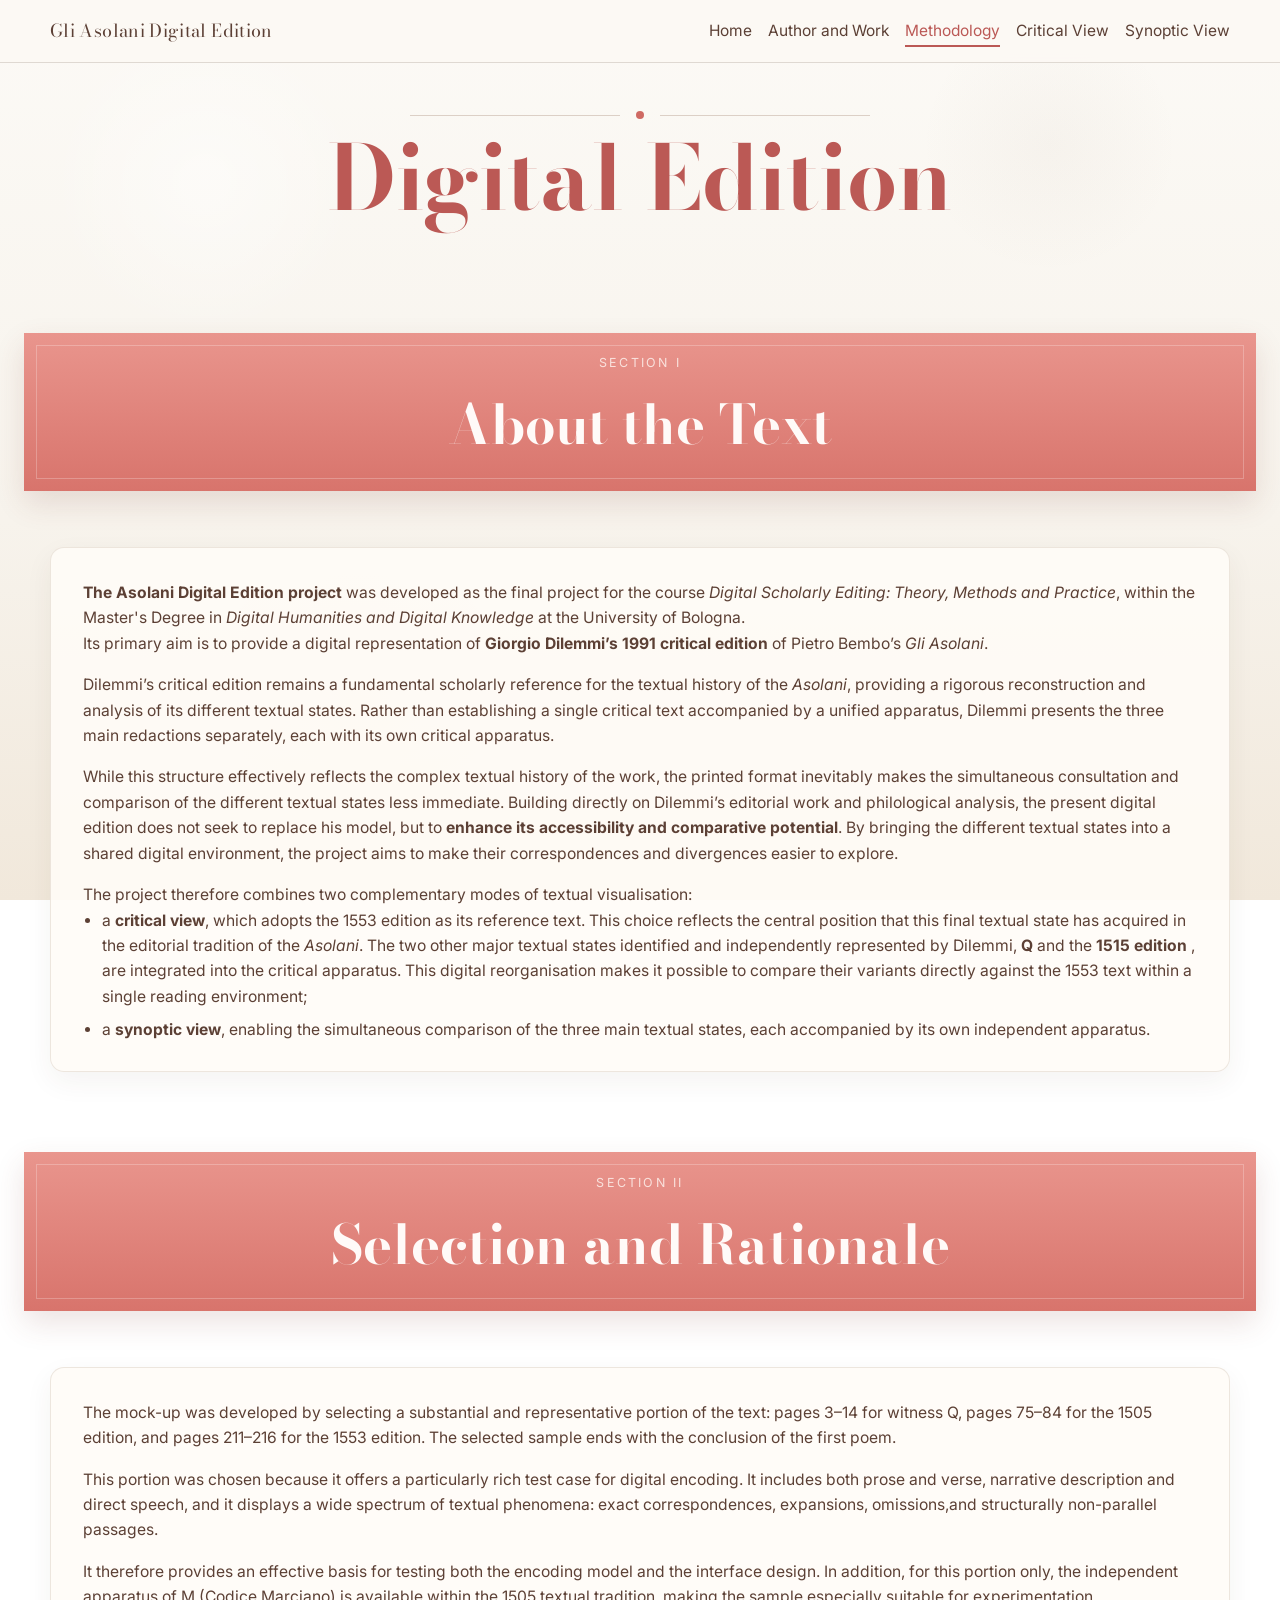
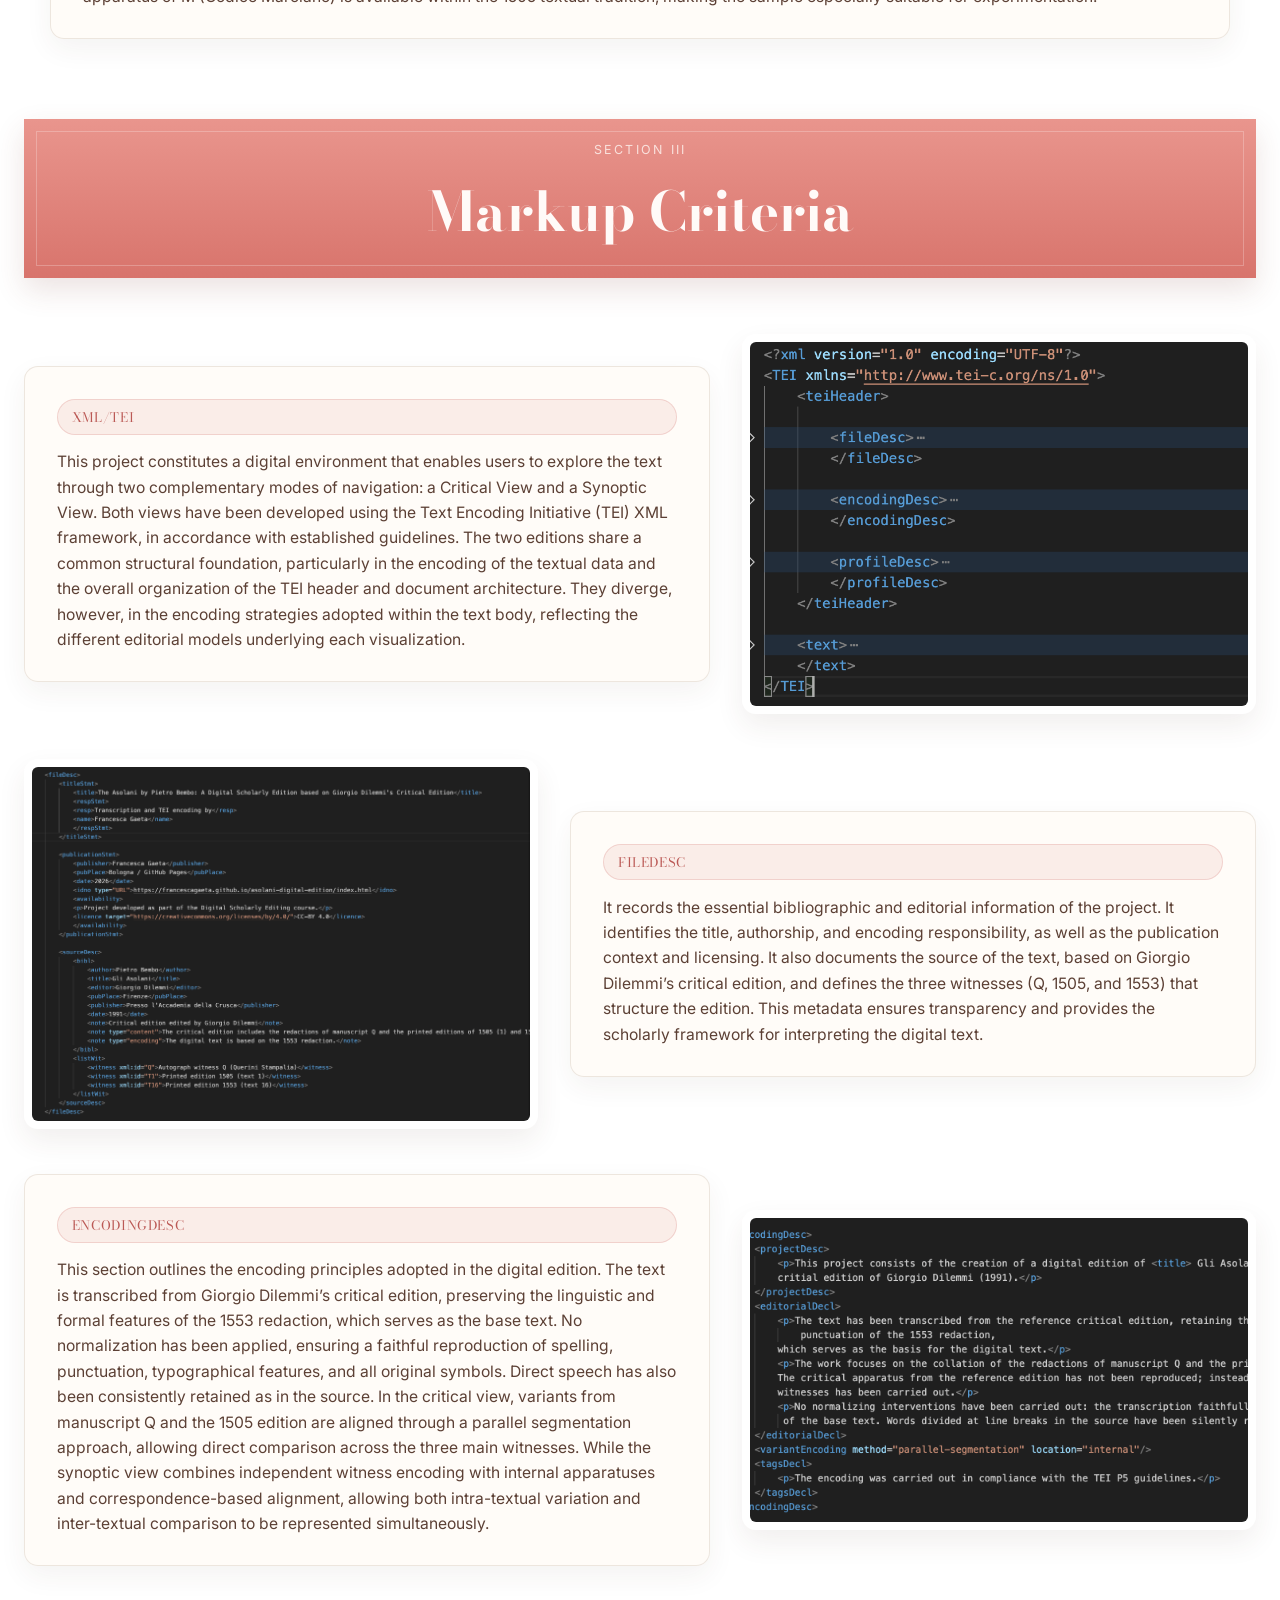
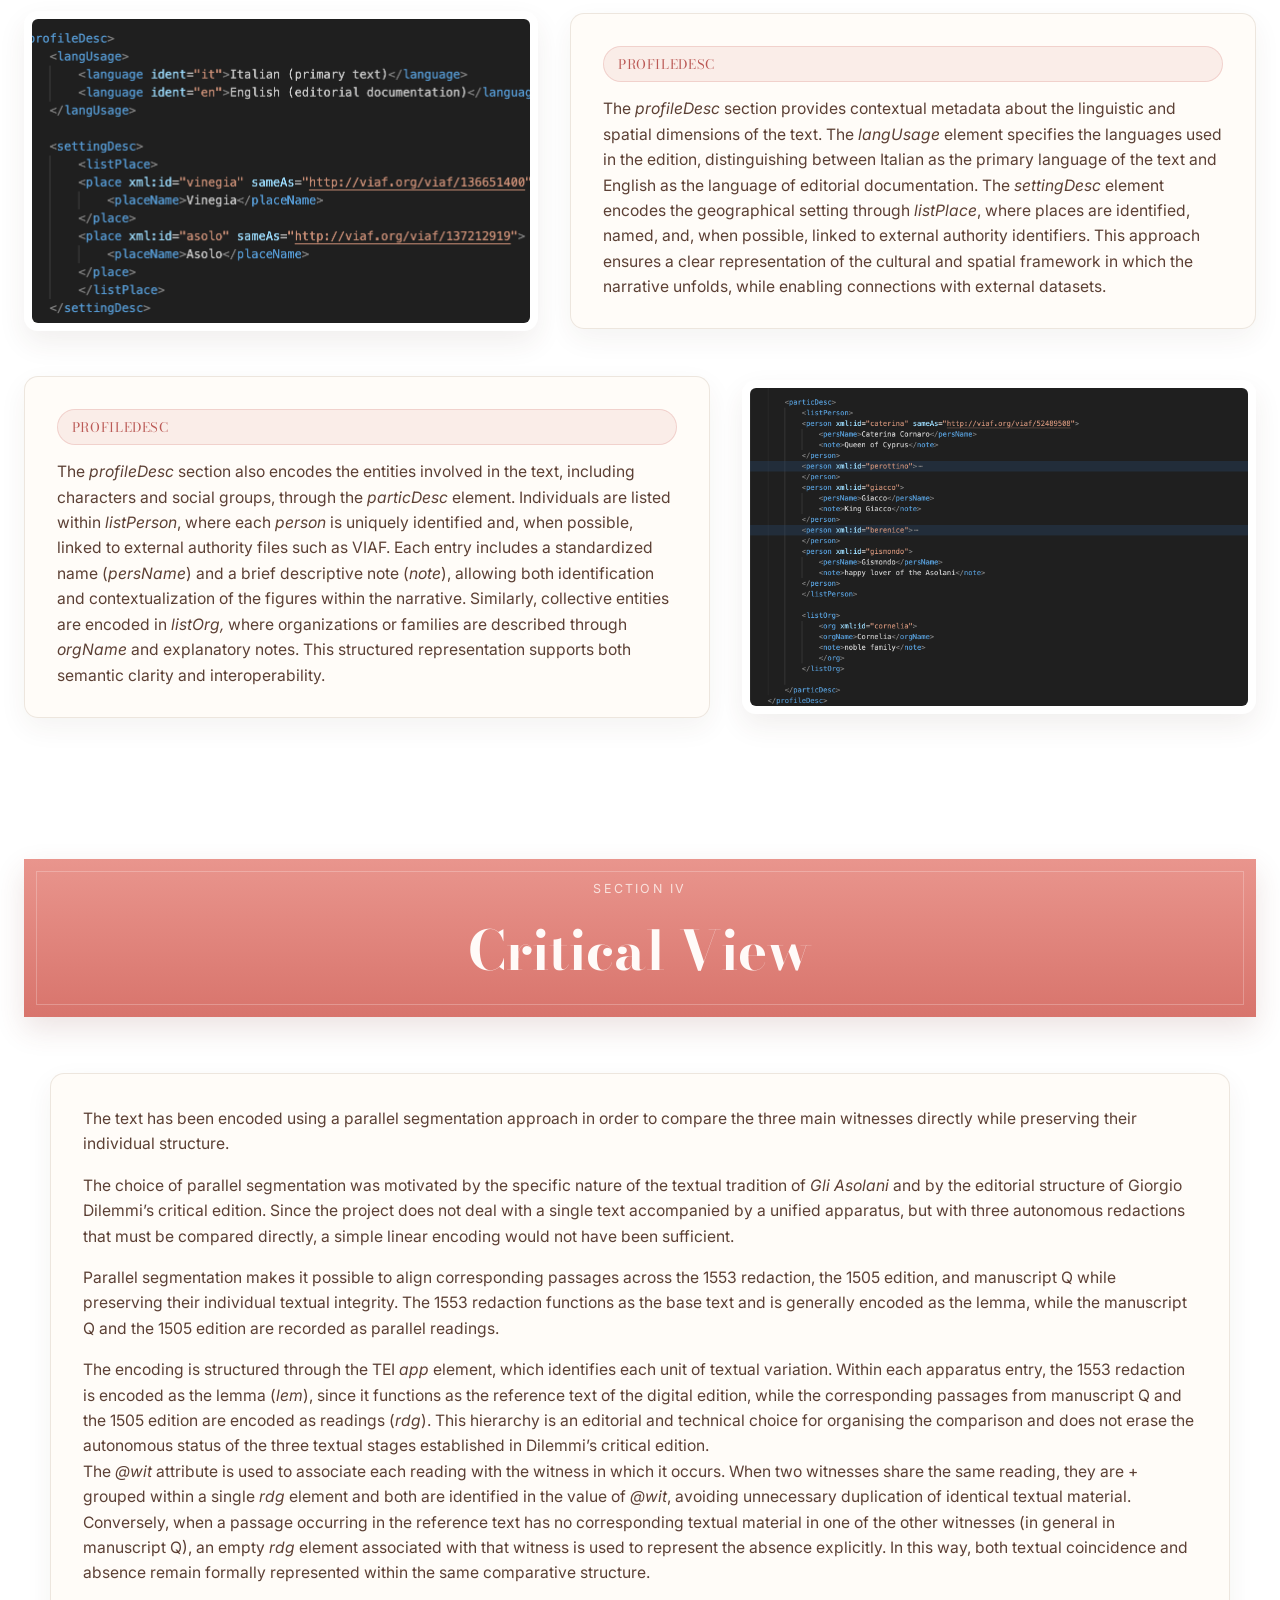
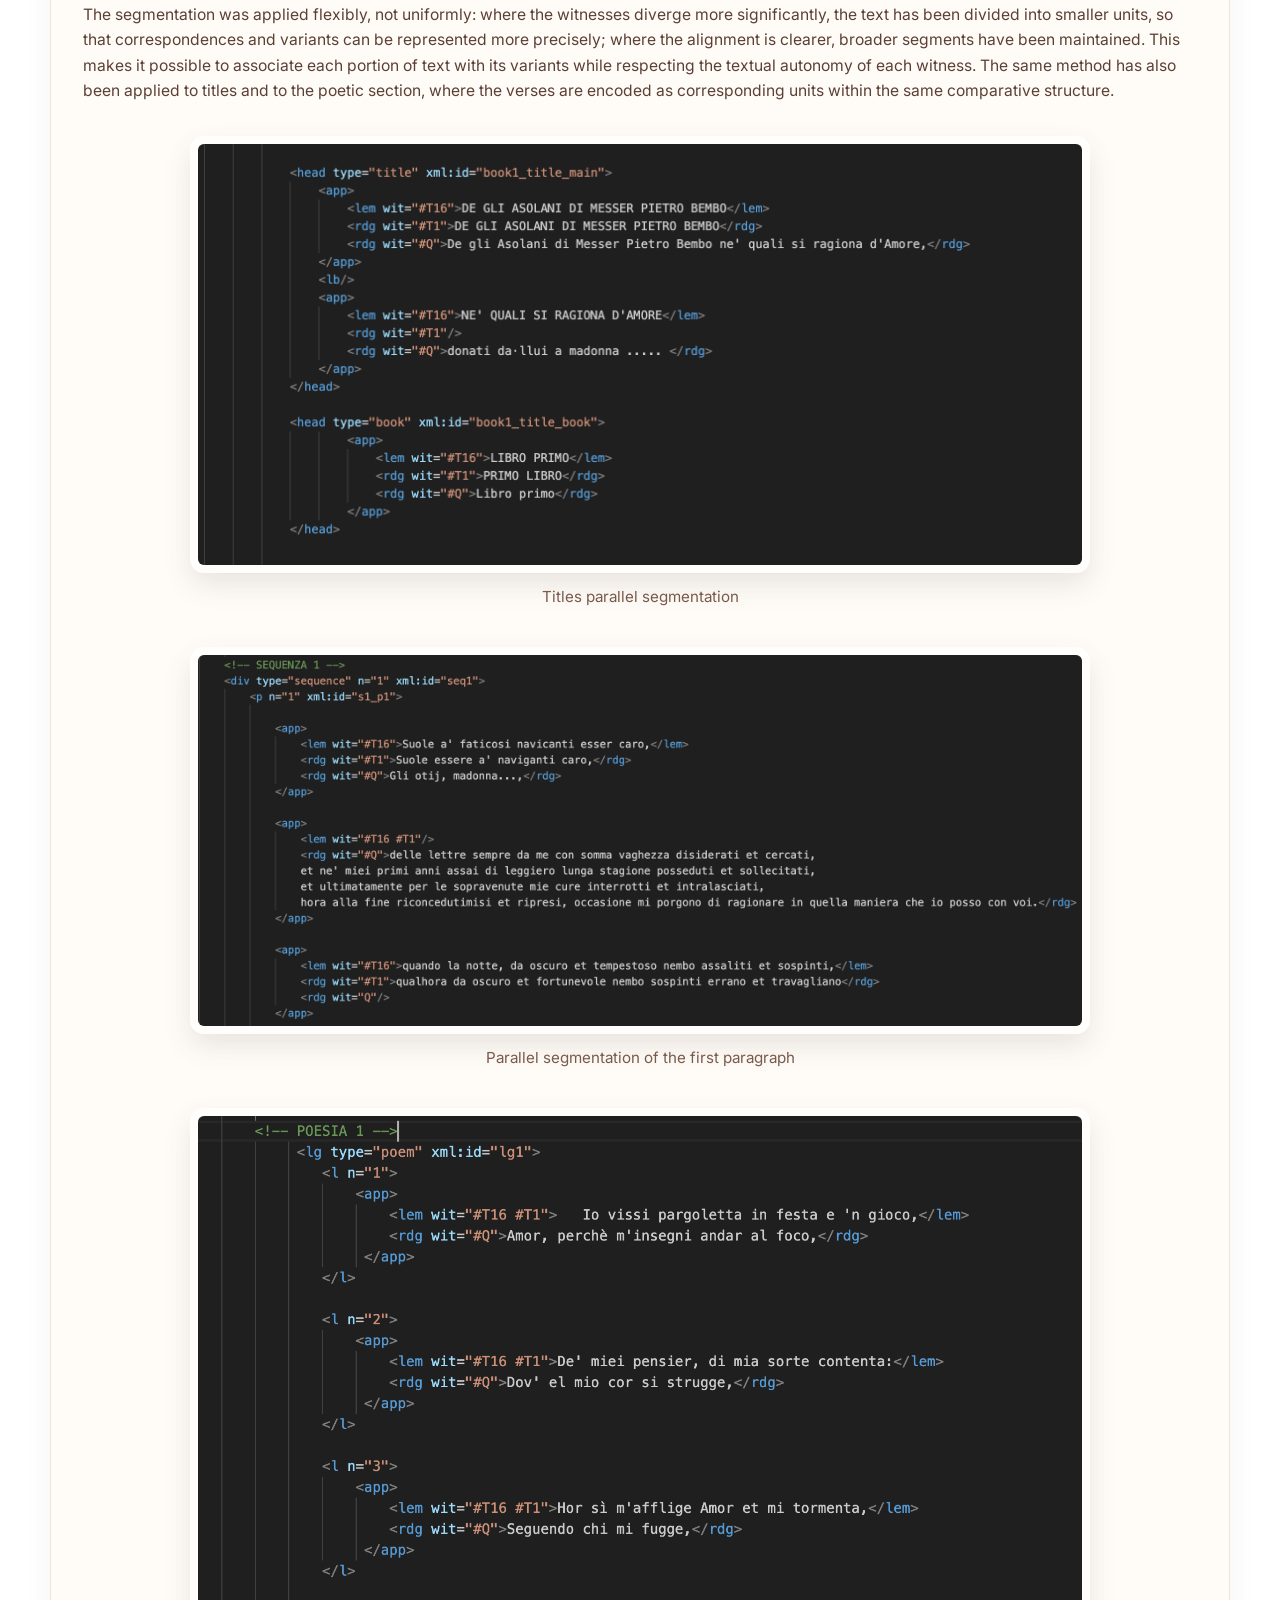
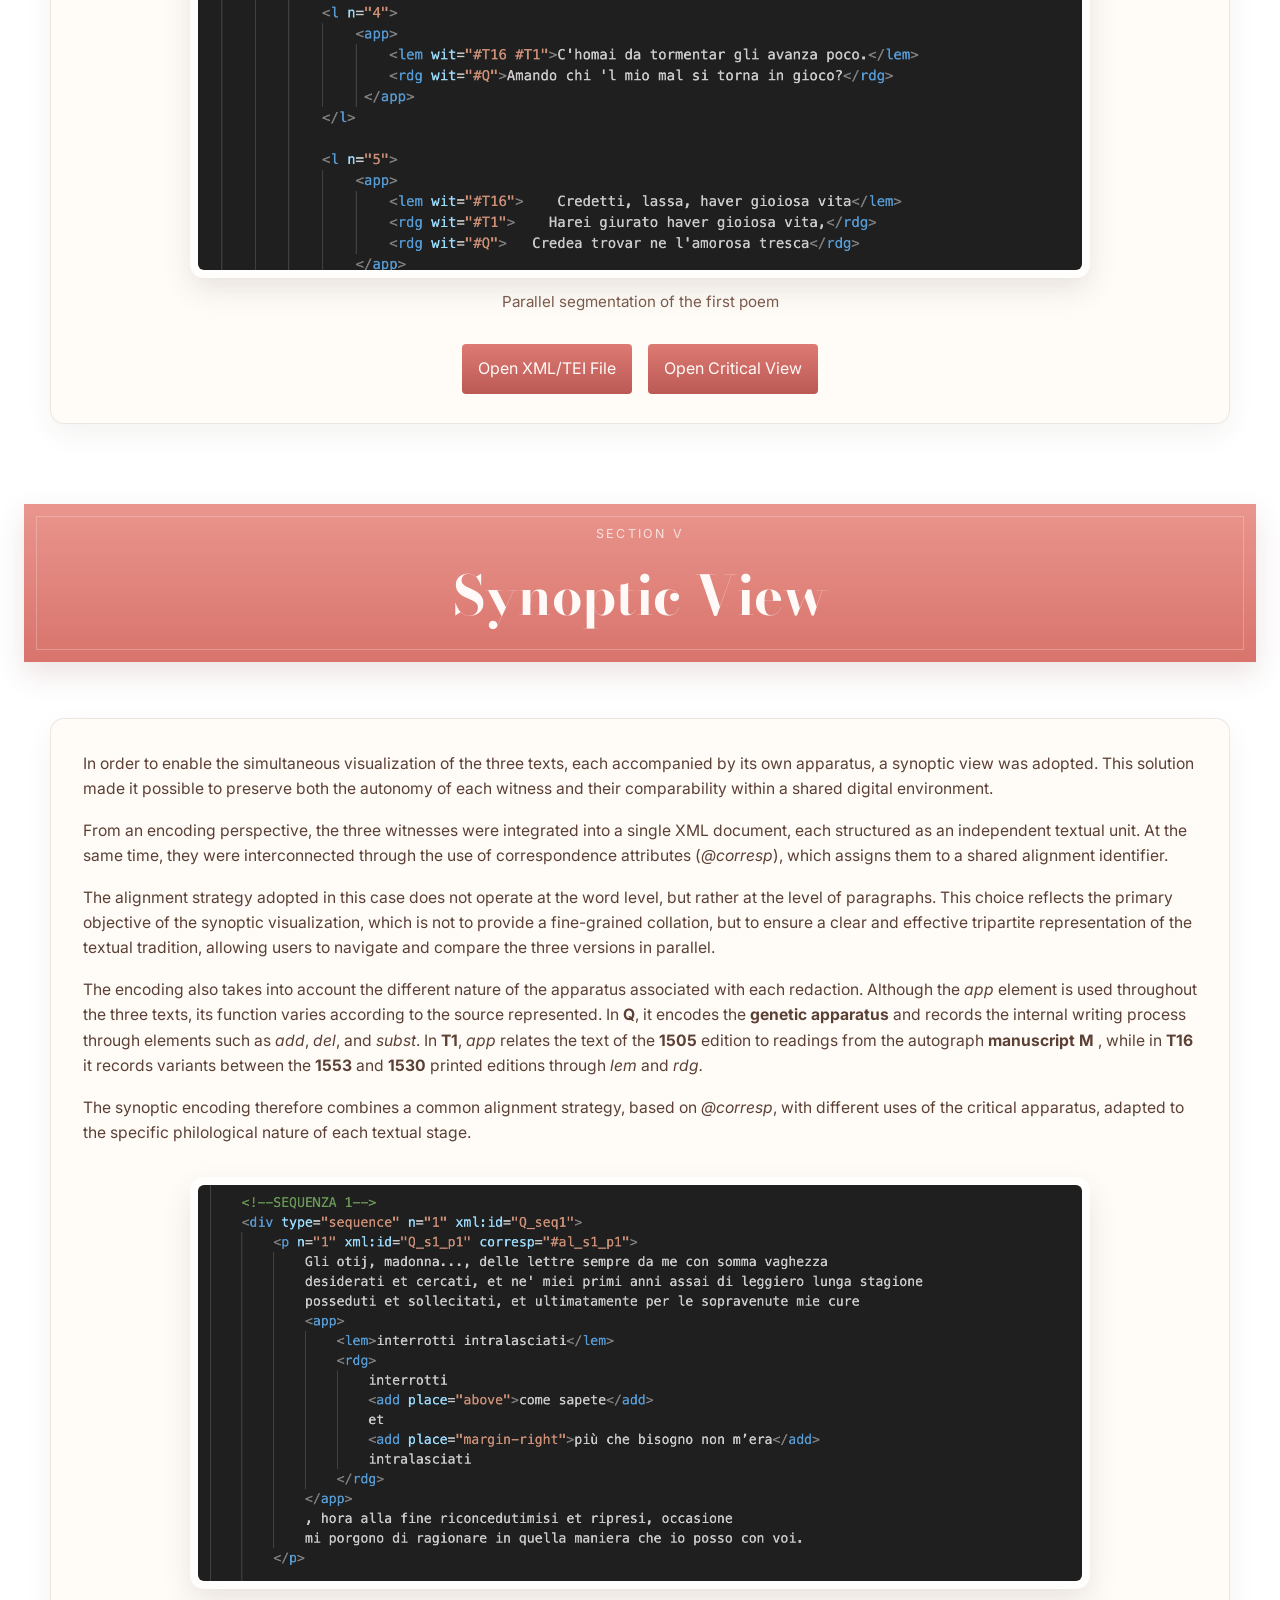
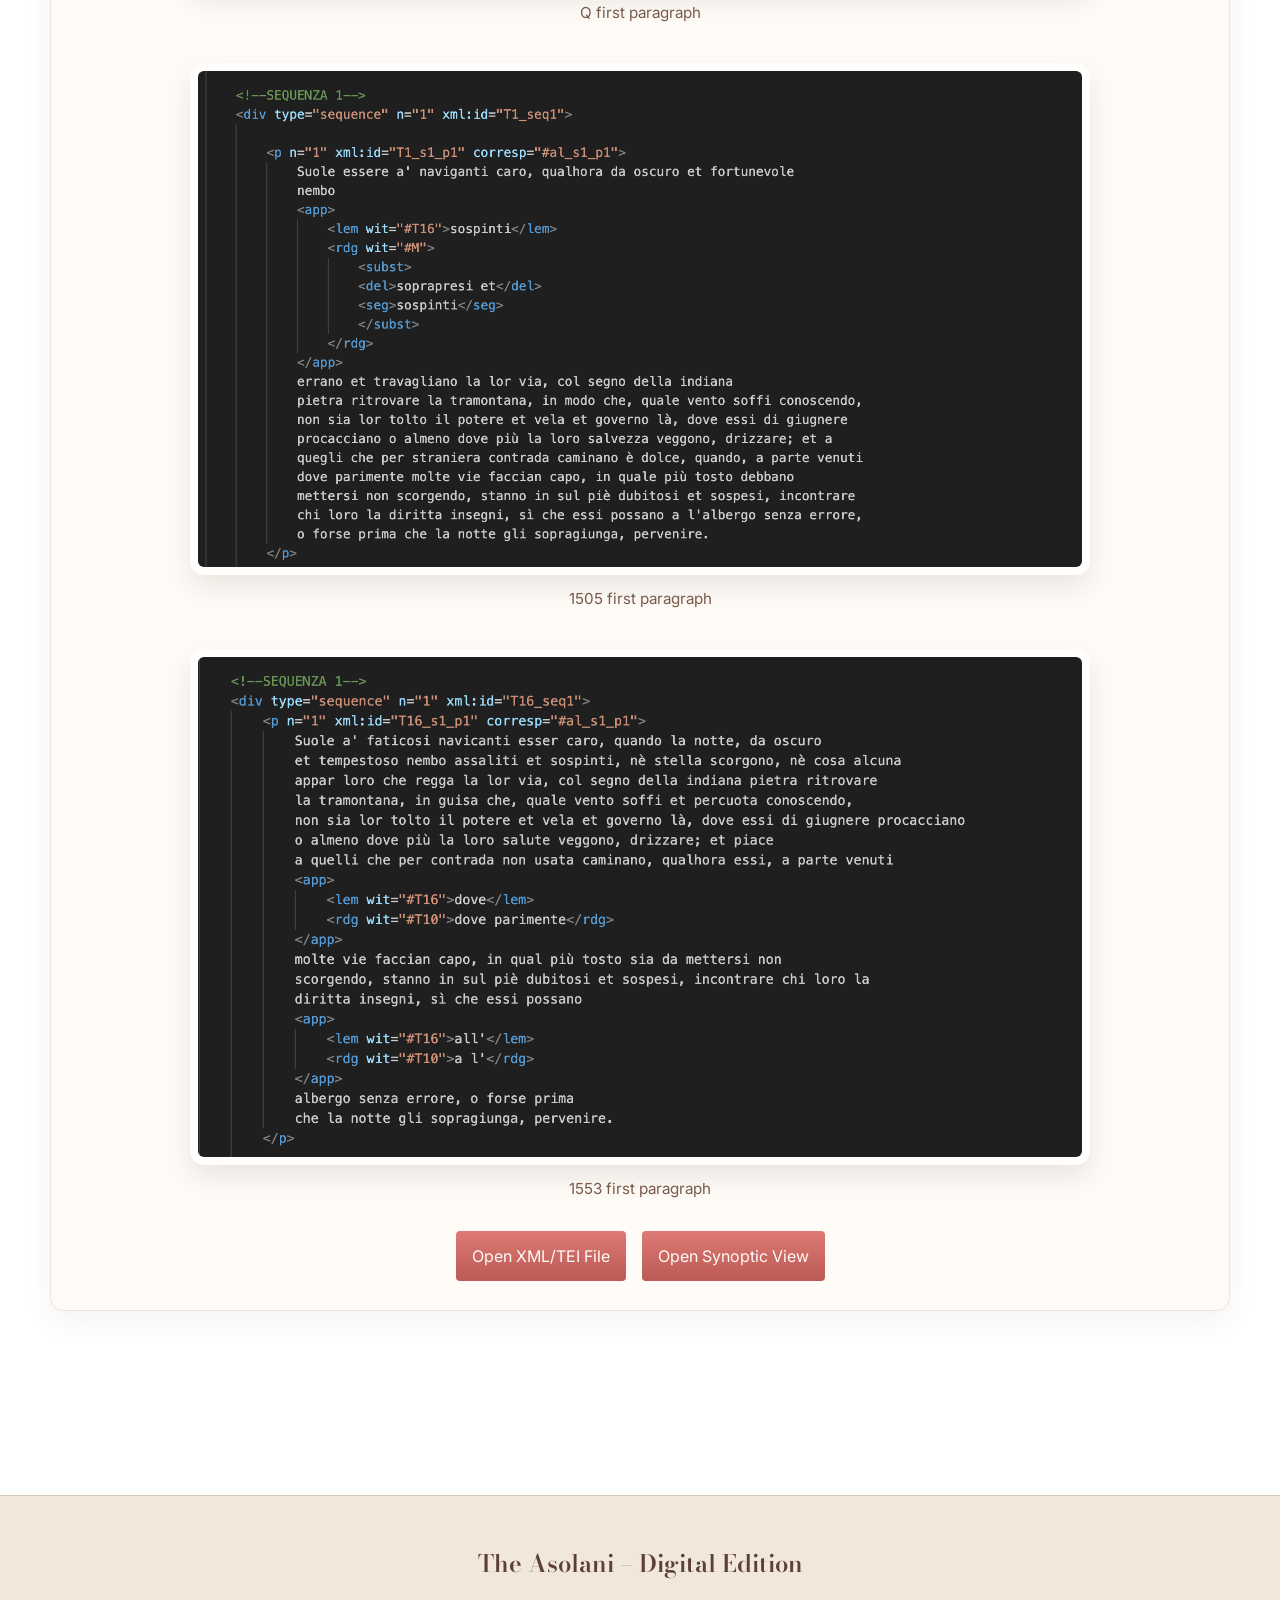
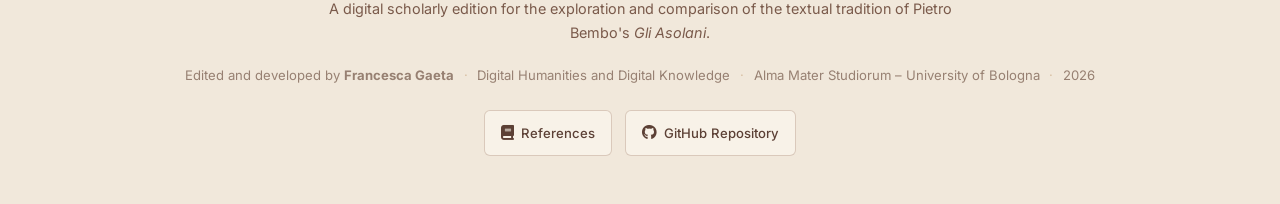
<file: digital-edition.html>
<!doctype html>
<html lang="en">
<head>
  <meta charset="utf-8">
  <meta name="viewport" content="width=device-width, initial-scale=1">
  <title>Digital Edition – The Asolani Digital Edition</title>

  <link rel="preconnect" href="https://fonts.googleapis.com">
  <link rel="preconnect" href="https://fonts.gstatic.com" crossorigin>
  <link href="https://fonts.googleapis.com/css2?family=Bodoni+Moda:opsz,wght@6..96,400;6..96,500;6..96,600;6..96,700&family=Inter:wght@400;500;600&display=swap" rel="stylesheet">
  <link rel="stylesheet" href="https://cdnjs.cloudflare.com/ajax/libs/font-awesome/6.7.2/css/all.min.css">
  <link rel="stylesheet" href="style.css">
</head>
<body>

<header>
  <div class="navbar">
    <a class="site-title" href="index.html">Gli Asolani  Digital Edition</a>
    <nav>
      <ul>
        <li><a href="index.html">Home</a></li>
        <li><a href="author-work.html">Author and Work</a></li>
        <li><a class="active" href="digital-edition.html">Methodology</a></li>
        <li><a href="parallel-segmentation.html">Critical View</a></li>
        <li><a href="synoptic.html">Synoptic View</a></li>
      </ul>
    </nav>
  </div>
</header>

<main class="texts-ppt-page">

  <!-- TITLE SLIDE -->
  <section class="texts-title-slide reveal reveal-1">
    <div class="texts-title-inner">
      <div class="texts-title-line" aria-hidden="true">
        <span></span>
        <span class="dot"></span>
        <span></span>
      </div>
      <h1>Digital Edition</h1>
      
    </div>
  </section>

  <!-- SECTION I -->
    <section class="macro-banner reveal reveal-1">
      <div class="macro-banner-inner">
        <span class="macro-banner-mini">Section I</span>
        <h2>About the Text</h2>
      </div>
    </section>

    <section class="digital-narrow reveal reveal-2">
      <article class="aw-panel">

        <p>
          <strong>The Asolani Digital Edition project</strong> was developed as the 
          final project for the course <em>Digital Scholarly Editing: Theory, Methods 
          and Practice</em>, within the Master's Degree in 
          <em>Digital Humanities and Digital Knowledge </em> at the 
          University of Bologna. <br>Its primary aim is to provide a digital 
          representation of <strong>Giorgio Dilemmi’s 1991 critical edition</strong> 
          of Pietro Bembo’s <em>Gli Asolani</em>.
        </p>

        <p>
          Dilemmi’s critical edition remains a fundamental scholarly reference for 
          the textual history of the <em>Asolani</em>, providing a rigorous 
          reconstruction and analysis of its different textual states. Rather than 
          establishing a single critical text accompanied by a unified apparatus, 
          Dilemmi presents the three main redactions separately, each with its own 
          critical apparatus.
        </p>

        <p>
          While this structure effectively reflects the complex textual history of 
          the work, the printed format inevitably makes the simultaneous consultation 
          and comparison of the different textual states less immediate. Building 
          directly on Dilemmi’s editorial work and philological analysis, the present 
          digital edition does not seek to replace his model, but to 
          <strong>enhance its accessibility and comparative potential</strong>. 
          By bringing the different textual states into a shared digital environment, 
          the project aims to make their correspondences and 
          divergences easier to explore.
        </p>

        <p>
          The project therefore combines two complementary modes of textual 
          visualisation:
        </p>

        <ul>
         <li>
          a <strong>critical view</strong>, which adopts the 1553 edition as its 
          reference text. This choice reflects the central position that this final 
          textual state has acquired in the editorial tradition of the 
          <em>Asolani</em>. The two other major textual states identified and 
          independently represented by Dilemmi, <strong>Q</strong> and the 
          <strong>1515 edition</strong> , are integrated into the critical apparatus. 
          This digital reorganisation makes it possible to compare their variants 
          directly against the 1553 text within a single reading environment;

        </li>
          <li>
            a <strong>synoptic view</strong>, enabling the simultaneous comparison 
            of the three main textual states, each accompanied by its own independent 
            apparatus.
          </li>
        </ul>

      </article>
    </section>

  <!-- SECTION II -->
  <section class="macro-banner reveal reveal-1">
    <div class="macro-banner-inner">
      <span class="macro-banner-mini">Section II</span>
      <h2>Selection and Rationale</h2>
    </div>
  </section>
 

  <section class="digital-narrow reveal reveal-2">
    <article class="aw-panel">
      <p>
        The mock-up was developed by selecting a substantial and representative portion of the text:
        pages 3–14 for witness Q, pages 75–84 for the 1505 edition, and pages 211–216 for the 1553 edition.
        The selected sample ends with the conclusion of the first poem.
      </p>
      <p>
        This portion was chosen because it offers a particularly rich test case for digital encoding.
        It includes both prose and verse, narrative description and direct speech, and it displays a
        wide spectrum of textual phenomena: exact correspondences, expansions, omissions,and structurally non-parallel passages.
      </p>
      <p>
        It therefore provides an effective basis for testing both the encoding model and the interface
        design. In addition, for this portion only, the independent apparatus of M (Codice Marciano) is available within
        the 1505 textual tradition, making the sample especially suitable for experimentation.
      </p>
    </article>
  </section>

  <!-- SECTION III -->
  <section class="macro-banner reveal reveal-1">
    <div class="macro-banner-inner">
      <span class="macro-banner-mini">Section III</span>
      <h2>Markup Criteria</h2>
    </div>
  </section>

  <section class="digital-features">

    <div class="feature-block reveal reveal-1">
      <div class="feature-text">
        <article class="aw-panel">
          <div class="panel-tag">XML/TEI</div>
          <p>
            This project constitutes a digital environment that enables users to explore the text through two complementary modes of navigation: a Critical View and a Synoptic View. 
            Both views have been developed using the Text Encoding Initiative (TEI) XML framework, in accordance with established guidelines. 
            The two editions share a common structural foundation, particularly in the encoding of the textual data and the overall organization of the TEI header and document architecture. They diverge, however, in the encoding strategies adopted within the text body, reflecting the different editorial models underlying each visualization.
          </p>
        </article>
      </div>
      <div class="feature-image">
        <img src="foto/struttura.png" alt="Editorial model of the digital edition">
      </div>
    </div>

    <div class="feature-block reverse reveal reveal-2">
      <div class="feature-text">
        <article class="aw-panel">
          <div class="panel-tag">fileDesc</div>
          <p>
            It records the essential bibliographic and editorial information of the project. It identifies the title, authorship, and encoding responsibility, as well as the publication context and licensing. It also documents the source of the text, based on Giorgio Dilemmi’s critical edition, and defines the three witnesses (Q, 1505, and 1553) that structure the edition. This metadata ensures transparency and provides the scholarly framework for interpreting the digital text.
          </p>
        </article>
      </div>
      <div class="feature-image">
        <img src="foto/fileDesc.png" alt="TEI encoding example">
      </div>
    </div>

    <div class="feature-block reveal reveal-1">
      <div class="feature-text">
        <article class="aw-panel">
          <div class="panel-tag">encodingDesc</div>
          <p>
           This section outlines the encoding principles adopted in the digital edition. The text is transcribed from Giorgio Dilemmi’s critical edition, preserving the linguistic and formal features of the 1553 redaction, which serves as the base text. 
            No normalization has been applied, ensuring a faithful reproduction of spelling, punctuation, typographical features, and all original symbols. Direct speech has also been consistently retained as in the source. 
            In the critical view, variants from manuscript Q and the 1505 edition are aligned through a parallel segmentation approach, allowing direct comparison across the three main witnesses.
            While the synoptic view combines independent witness encoding with internal apparatuses and correspondence-based alignment, allowing both intra-textual variation and inter-textual comparison to be represented simultaneously.

          </p>
        </article>
      </div>
      <div class="feature-image">
        <img src="foto/encodingDesc.png" alt="Parallel segmentation diagram">
      </div>
    </div>

    <div class="feature-block reverse reveal reveal-2">
      <div class="feature-text">
        <article class="aw-panel">
          <div class="panel-tag">PROFILEDESC</div>
          <p>
            The <em>profileDesc</em> section provides contextual metadata about the linguistic and spatial dimensions of the text. The <em>langUsage</em> element specifies the languages used in the edition, distinguishing between Italian as the primary language of the text and English as the language of editorial documentation. 
            The <em>settingDesc</em> element encodes the geographical setting through <em>listPlace</em>, where places are identified, named, and, when possible, linked to external authority identifiers.
              This approach ensures a clear representation of the cultural and spatial framework in which the narrative unfolds, while enabling connections with external datasets.
          </p>
        </article>
      </div>
      <div class="feature-image">
        <img src="foto/profile.png" alt="Aligned textual units">
      </div>
    </div>

    <div class="feature-block reveal reveal-1">
      <div class="feature-text">
        <article class="aw-panel">
          <div class="panel-tag">ProfileDesc</div>
          <p>
            The <em>profileDesc </em>section also encodes the entities involved in the text, including characters and social groups, through the <em>particDesc</em> element. 
              Individuals are listed within <em>listPerson</em>, where each <em>person</em> is uniquely identified and, when possible, linked to external authority files such as VIAF.
                Each entry includes a standardized name (<em>persName</em>) and a brief descriptive note (<em>note</em>), allowing both identification and contextualization of the figures within the narrative. 
                  Similarly, collective entities are encoded in <em>listOrg,</em> where organizations or families are described through <em>orgName</em> and explanatory notes. This structured representation supports both semantic clarity and interoperability.
          </p>
        </article>
      </div>
      <div class="feature-image">
        <img src="foto/parti.png" alt="Critical apparatus example">
      </div>
    </div>

     
    </section>       

  </section>

  <!-- SECTION IV -->
  <section class="macro-banner reveal reveal-1">
    <div class="macro-banner-inner">
      <span class="macro-banner-mini">Section IV</span>
      <h2>Critical View</h2>
    </div>
  </section>

  <section class="digital-narrow reveal reveal-2">
    <article class="aw-panel">
      <p>
       The text has been encoded using a parallel segmentation approach in order to compare the three main witnesses directly while preserving their individual structure. </p>
       <p>The choice of parallel segmentation was motivated by the specific nature of the textual tradition of <em>Gli Asolani</em> and by the editorial structure of Giorgio Dilemmi’s
       critical edition. Since the project does not deal with a single text accompanied by a unified apparatus, but with three autonomous redactions
       that must be compared directly, a simple linear encoding would not have been sufficient. </p>
      <p> Parallel segmentation makes it possible to align corresponding passages across the 1553 redaction, the 1505 edition, and manuscript Q while preserving their individual textual integrity. 
       The 1553 redaction functions as the base text and is generally encoded as the lemma, while the manuscript Q and the 1505 edition are recorded as parallel readings.<br>
      <p>The encoding is structured through the TEI <em>app</em> element, which identifies each unit of textual variation. Within each apparatus entry, the 1553 redaction is encoded as the lemma (<em>lem</em>), 
        since it functions as the reference text of the digital edition, while the corresponding passages from manuscript Q and the 1505 edition are encoded as readings (<em>rdg</em>). This hierarchy is an editorial and technical choice for organising the comparison and does not erase the autonomous status of the three textual stages established in Dilemmi’s critical edition.<br>
       The <em>@wit</em> attribute is used to associate each reading with the witness in which it occurs. When two witnesses share the same reading, they are + grouped within a single <em>rdg</em> element and both are identified in the value of <em>@wit</em>, avoiding unnecessary duplication of identical textual material. 
       Conversely, when a passage occurring in the reference text has no corresponding textual material in one of the other witnesses (in general in manuscript Q), an empty <em>rdg</em> element associated with that witness is used to represent the absence explicitly. In this way, both textual coincidence and absence remain formally represented within the same comparative structure.</p>
      <p>The segmentation was applied flexibly, not uniformly: where the witnesses diverge more significantly, the text has been divided into smaller units, so that correspondences and variants can be represented more precisely; where the alignment is clearer, broader segments have been maintained. This makes it possible to associate each portion of text with its variants while respecting the textual autonomy of each witness. The same method has also been applied to titles and to the poetic section, where the verses are encoded as corresponding units within the same comparative structure.
     </p>
     <div class="critical-image-stack">
        <figure class="critical-image-item">
          <img src="foto/ptitoli.png" alt="Titles parallel segmentation">
          <figcaption>Titles parallel segmentation</figcaption>
        </figure>
      
        <figure class="critical-image-item">
          <img src="foto/p1.png" alt="Parallel segmentation of the first paragraph">
          <figcaption>Parallel segmentation of the first paragraph</figcaption>
        </figure>
      
        <figure class="critical-image-item">
          <img src="foto/l1.png" alt="Parallel segmentation of the first poem">
          <figcaption>Parallel segmentation of the first poem</figcaption>
        </figure>
      </div>
      
      <div class="critical-buttons">
        <a class="button" href="tei/parallel.xml" target="_blank">Open XML/TEI File</a>
        <a class="button" href="parallel-segmentation.html">Open Critical View</a>
    </div>
    </article>
  </section>

  <!-- SECTION V -->
  <section class="macro-banner reveal reveal-1">
    <div class="macro-banner-inner">
      <span class="macro-banner-mini">Section V</span>
      <h2>Synoptic View</h2>
    </div>
  </section>

  <section class="digital-narrow reveal reveal-2">
    <article class="aw-panel">
      <p>
        In order to enable the simultaneous visualization of the three texts, each accompanied by its own apparatus, a synoptic view was adopted. This solution made it possible to preserve both the autonomy of each witness and their comparability within a shared digital environment.</p>
      <p>From an encoding perspective, the three witnesses were integrated into a single XML document, each structured as an independent textual unit. At the same time, they were interconnected through the use of correspondence attributes (<em>@corresp</em>), which assigns them to a shared alignment identifier.</p>
      <p> The alignment strategy adopted in this case does not operate at the word level, but rather at the level of paragraphs. This choice reflects the primary objective of the synoptic visualization, which is not to provide a fine-grained collation, but to ensure a clear and effective tripartite representation of the textual tradition, allowing users to navigate and compare the three versions in parallel.</p>
      <p>The encoding also takes into account the different nature of the apparatus associated with each redaction. Although the <em>app</em> element is used throughout the three texts, its function varies according to the source represented. In <strong>Q</strong>, it encodes the <strong>genetic apparatus</strong> and records the internal writing process through elements such as <em>add</em>, <em>del</em>, and <em>subst</em>. In <strong>T1</strong>, <em>app</em> relates the text of the <strong>1505</strong> edition to readings from the autograph <strong>manuscript M </strong>, while in <strong>T16</strong> it records variants between the <strong>1553</strong> and <strong>1530</strong> printed editions through <em>lem</em> and <em>rdg.</em></p>
      <p>The synoptic encoding therefore combines a common alignment strategy, based on <em>@corresp</em>, with different uses of the critical apparatus, adapted to the specific philological nature of each textual stage.</p>
    </p>

    <div class="synoptic-image-stack">
  <figure class="synoptic-image-item">
    <img src="foto/q3.png" alt="Q first paragraph">
    <figcaption>Q first paragraph</figcaption>
  </figure>

  <figure class="synoptic-image-item">
    <img src="foto/t13.png" alt="1505 first paragraph">
    <figcaption>1505 first paragraph</figcaption>
  </figure>

  <figure class="synoptic-image-item">
    <img src="foto/t163.png" alt="1553 first paragraph">
    <figcaption>1553 first paragraph</figcaption>
  </figure>
</div>

<div class="synoptic-buttons">
  <a class="button" href="tei/visione3.xml" target="_blank">Open XML/TEI File</a>
  <a class="button" href="synoptic.html">Open Synoptic View</a>
</div>

</main>

<footer class="site-footer">

  <div class="footer-content">

    <h2 class="footer-title">
      The Asolani – Digital Edition
    </h2>

    <p class="footer-description">
      A digital scholarly edition for the exploration and comparison
      of the textual tradition of Pietro Bembo's <em>Gli Asolani</em>.
    </p>

    <p class="footer-project-info">
      Edited and developed by <strong>Francesca Gaeta</strong>
      <span class="footer-separator">·</span>
      Digital Humanities and Digital Knowledge
      <span class="footer-separator">·</span>
      Alma Mater Studiorum – University of Bologna
      <span class="footer-separator">·</span>
      2026
    </p>

    <div class="footer-actions">

      <a
        href="references.html"
        class="footer-button">
        <i class="fa-solid fa-book" aria-hidden="true"></i>
        References
      </a>

      <a
        href="https://github.com/FrancescaGaeta/asolani-digital-edition"
        target="_blank"
        rel="noopener noreferrer"
        class="footer-button">
        <i class="fa-brands fa-github" aria-hidden="true"></i>
        GitHub Repository
      </a>

    </div>

  </div>

</footer>

</body>
</html>
</file>
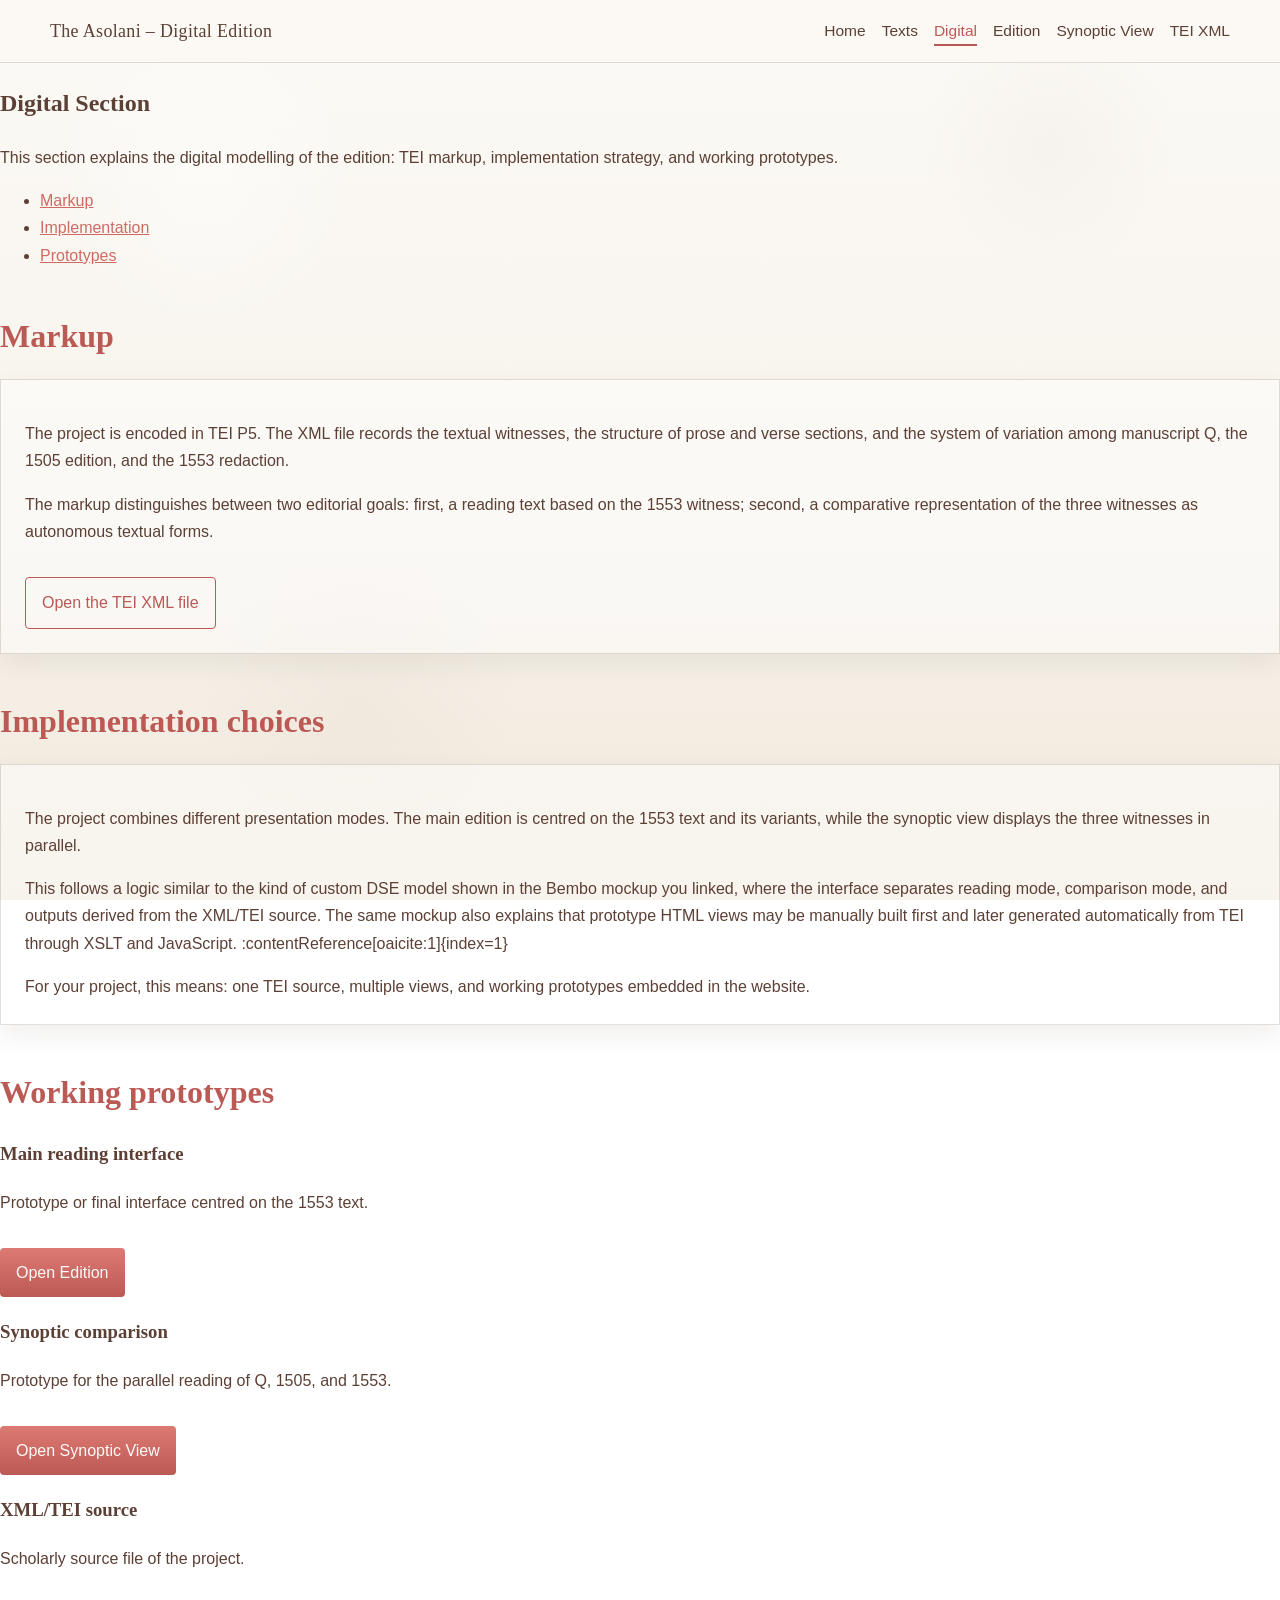
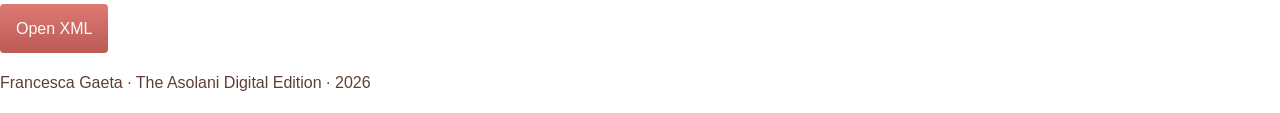
<file: digital.html>
<!doctype html>
<html lang="en">
<head>
  <meta charset="utf-8">
  <meta name="viewport" content="width=device-width, initial-scale=1">
  <title>Digital – The Asolani Digital Edition</title>
  <link rel="stylesheet" href="style.css">
</head>
<body>

<header>
  <div class="navbar">
    <a class="site-title" href="index.html">The Asolani – Digital Edition</a>
    <nav>
      <ul>
        <li><a href="index.html">Home</a></li>
        <li><a href="texts.html">Texts</a></li>
        <li><a class="active" href="digital.html">Digital</a></li>
        <li><a href="edition.html">Edition</a></li>
        <li><a href="synoptic.html">Synoptic View</a></li>
        <li><a href="tei/asolani.xml">TEI XML</a></li>
      </ul>
    </nav>
  </div>
</header>

<main>
  <section class="hero">
    <h1>Digital Section</h1>
    <p>
      This section explains the digital modelling of the edition: TEI markup,
      implementation strategy, and working prototypes.
    </p>

    <ul class="subnav">
      <li><a href="#markup">Markup</a></li>
      <li><a href="#implementation">Implementation</a></li>
      <li><a href="#prototypes">Prototypes</a></li>
    </ul>
  </section>

  <section class="section" id="markup">
    <h2>Markup</h2>
    <div class="panel">
      <p>
        The project is encoded in TEI P5. The XML file records the textual witnesses,
        the structure of prose and verse sections, and the system of variation among
        manuscript Q, the 1505 edition, and the 1553 redaction.
      </p>
      <p>
        The markup distinguishes between two editorial goals: first, a reading text based
        on the 1553 witness; second, a comparative representation of the three witnesses
        as autonomous textual forms.
      </p>
      <a class="button-secondary" href="tei/asolani.xml">Open the TEI XML file</a>
    </div>
  </section>

  <section class="section" id="implementation">
    <h2>Implementation choices</h2>
    <div class="panel">
      <p>
        The project combines different presentation modes. The main edition is centred on
        the 1553 text and its variants, while the synoptic view displays the three
        witnesses in parallel.
      </p>
      <p>
        This follows a logic similar to the kind of custom DSE model shown in the Bembo
        mockup you linked, where the interface separates reading mode, comparison mode,
        and outputs derived from the XML/TEI source. The same mockup also explains that
        prototype HTML views may be manually built first and later generated automatically
        from TEI through XSLT and JavaScript. :contentReference[oaicite:1]{index=1}
      </p>
      <div class="note">
        For your project, this means: one TEI source, multiple views, and working prototypes
        embedded in the website.
      </div>
    </div>
  </section>

  <section class="section" id="prototypes">
    <h2>Working prototypes</h2>
    <div class="grid-3">
      <article class="card">
        <h3>Main reading interface</h3>
        <p>
          Prototype or final interface centred on the 1553 text.
        </p>
        <a class="button" href="edition.html">Open Edition</a>
      </article>

      <article class="card">
        <h3>Synoptic comparison</h3>
        <p>
          Prototype for the parallel reading of Q, 1505, and 1553.
        </p>
        <a class="button" href="synoptic.html">Open Synoptic View</a>
      </article>

      <article class="card">
        <h3>XML/TEI source</h3>
        <p>
          Scholarly source file of the project.
        </p>
        <a class="button" href="tei/asolani.xml">Open XML</a>
      </article>
    </div>
  </section>
</main>

<footer>
  <p>Francesca Gaeta · The Asolani Digital Edition · 2026</p>
</footer>

</body>
</html>
</file>
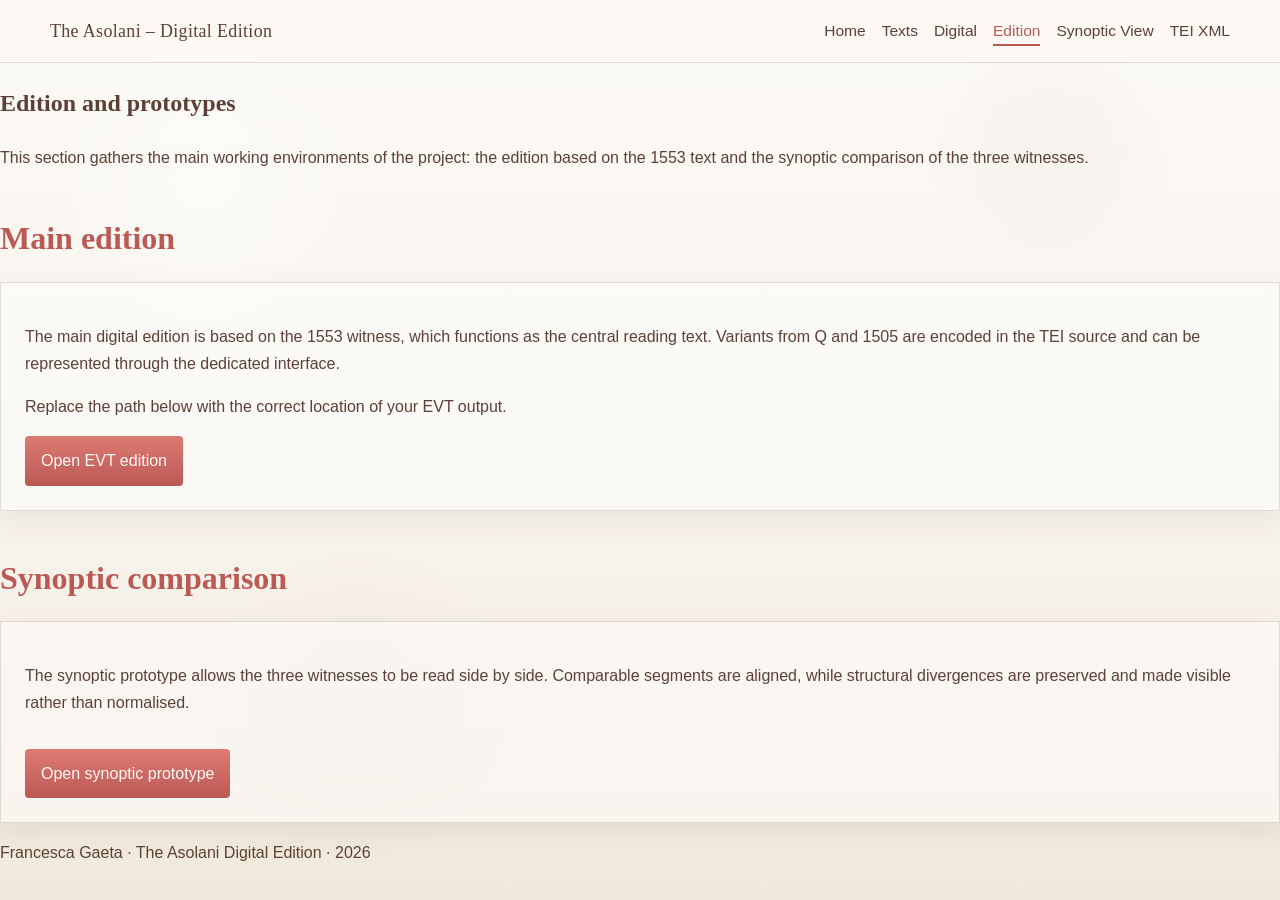
<file: edition.html>
<!doctype html>
<html lang="en">
<head>
  <meta charset="utf-8">
  <meta name="viewport" content="width=device-width, initial-scale=1">
  <title>Edition – The Asolani Digital Edition</title>
  <link rel="stylesheet" href="style.css">
</head>
<body>

<header>
  <div class="navbar">
    <a class="site-title" href="index.html">The Asolani – Digital Edition</a>
    <nav>
      <ul>
        <li><a href="index.html">Home</a></li>
        <li><a href="texts.html">Texts</a></li>
        <li><a href="digital.html">Digital</a></li>
        <li><a class="active" href="edition.html">Edition</a></li>
        <li><a href="synoptic.html">Synoptic View</a></li>
        <li><a href="tei/asolani.xml">TEI XML</a></li>
      </ul>
    </nav>
  </div>
</header>

<main>
  <section class="hero">
    <h1>Edition and prototypes</h1>
    <p>
      This section gathers the main working environments of the project:
      the edition based on the 1553 text and the synoptic comparison of the three witnesses.
    </p>
  </section>

  <section class="section">
    <h2>Main edition</h2>
    <div class="panel">
      <p>
        The main digital edition is based on the 1553 witness, which functions as the
        central reading text. Variants from Q and 1505 are encoded in the TEI source and
        can be represented through the dedicated interface.
      </p>
      <div class="note">
        Replace the path below with the correct location of your EVT output.
      </div>
      <a class="button" href="evt/index.html">Open EVT edition</a>
    </div>
  </section>

  <section class="section">
    <h2>Synoptic comparison</h2>
    <div class="panel">
      <p>
        The synoptic prototype allows the three witnesses to be read side by side.
        Comparable segments are aligned, while structural divergences are preserved and
        made visible rather than normalised.
      </p>
      <a class="button" href="synoptic.html">Open synoptic prototype</a>
    </div>
  </section>
</main>

<footer>
  <p>Francesca Gaeta · The Asolani Digital Edition · 2026</p>
</footer>

</body>
</html>
</file>
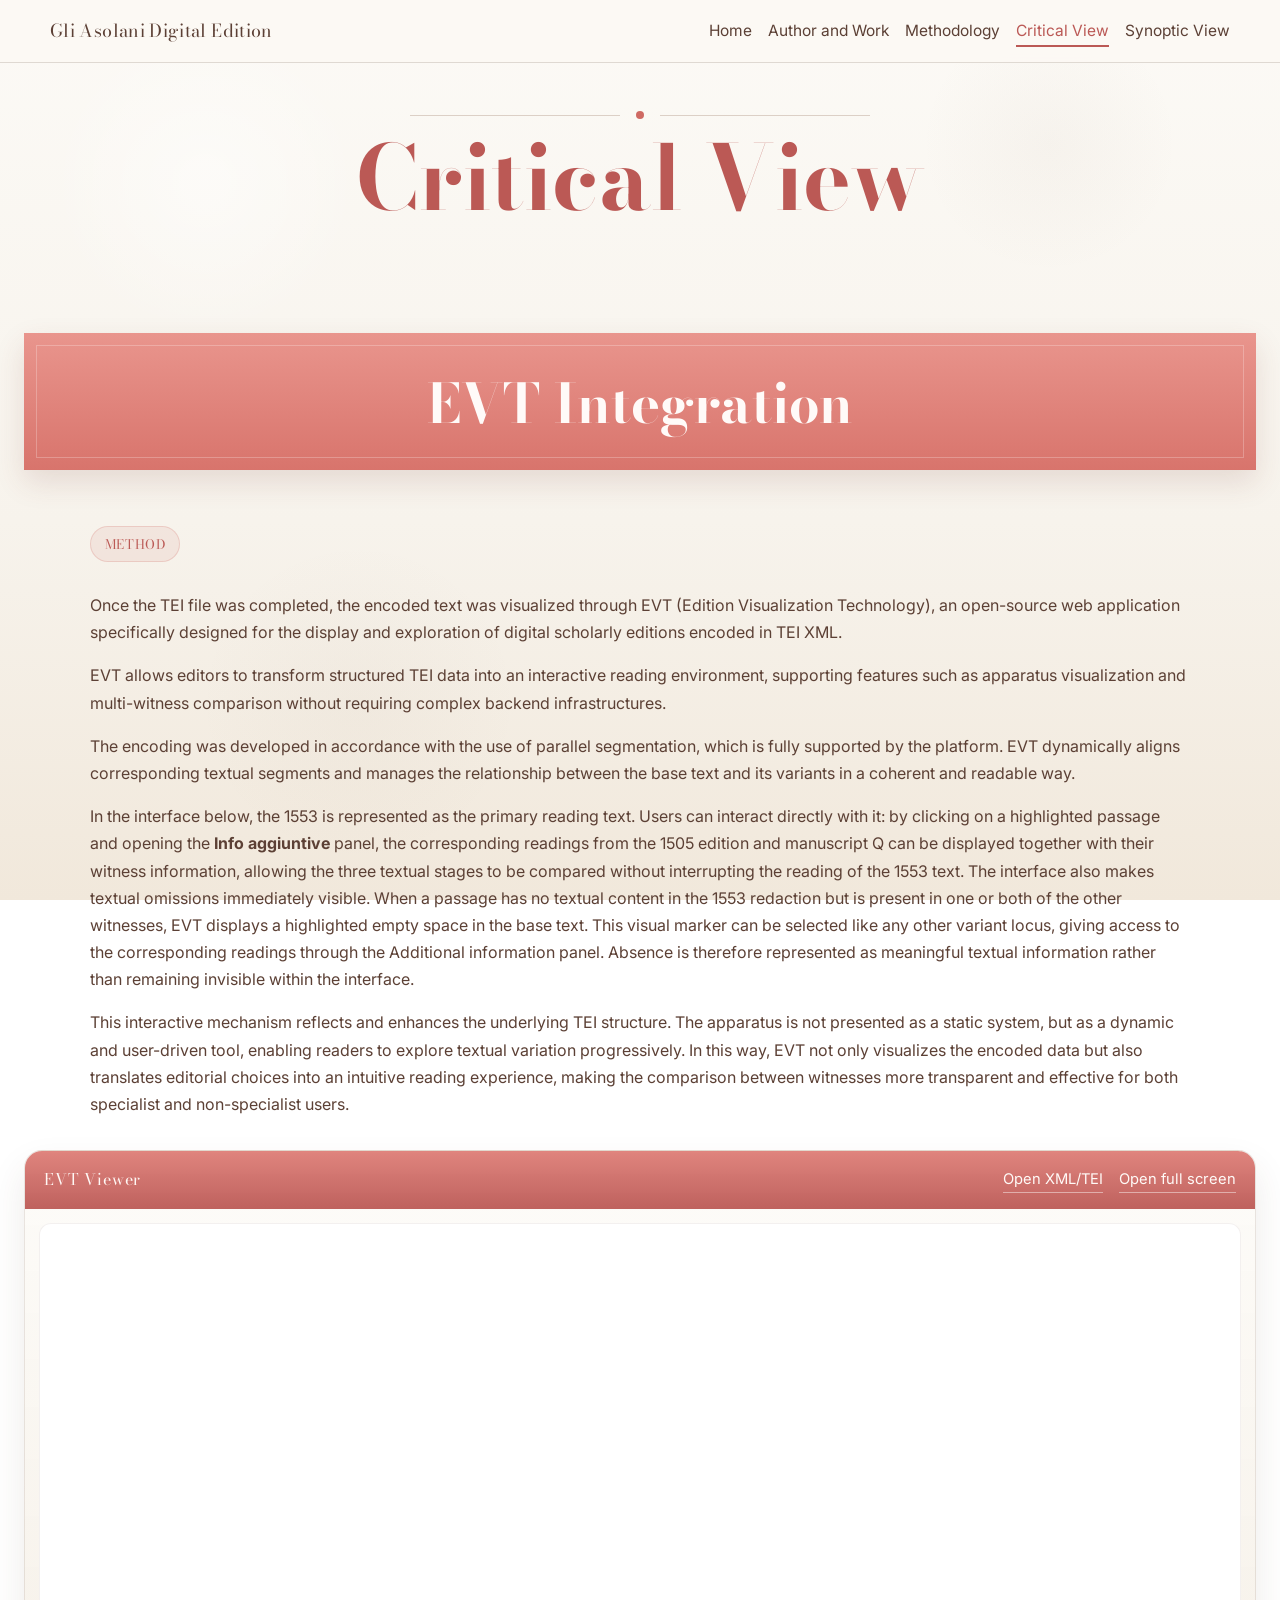
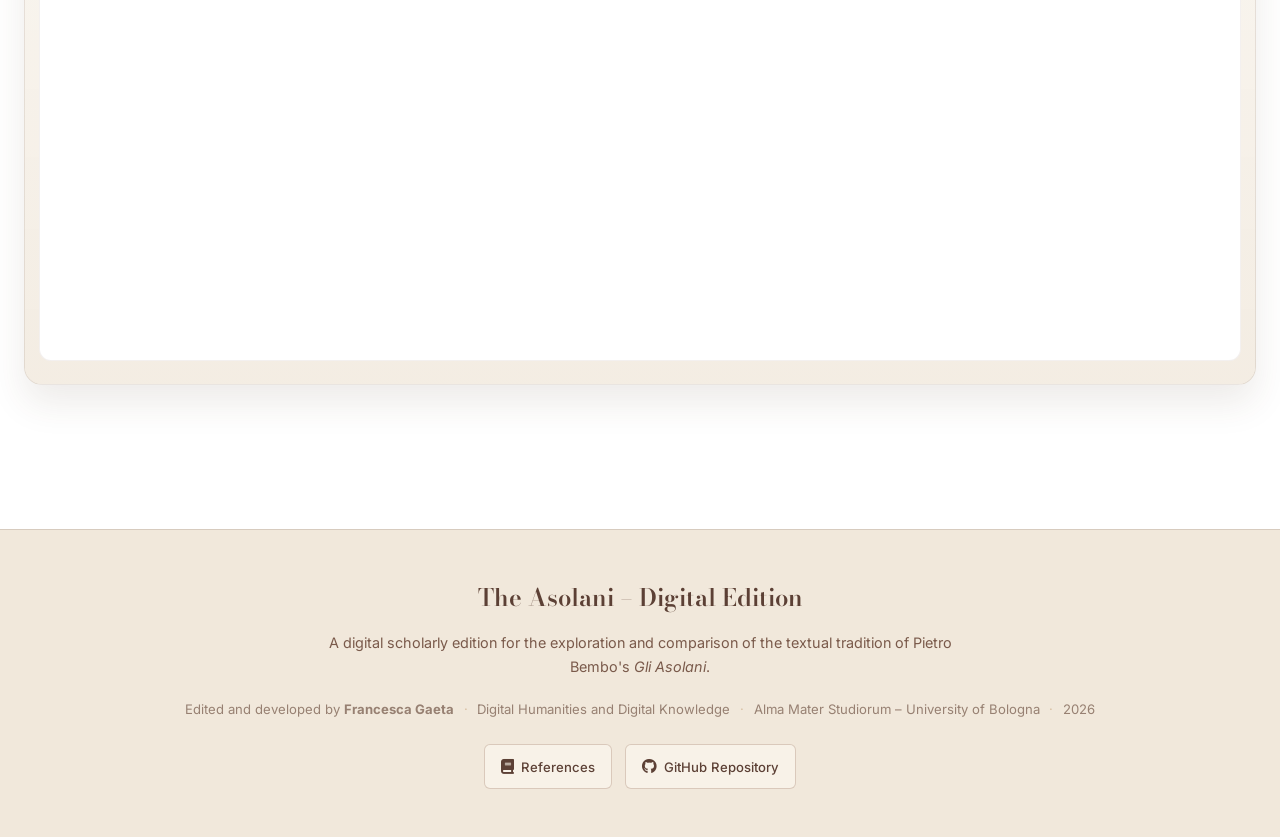
<file: parallel-segmentation.html>
<!doctype html>
<html lang="en">
<head>
  <meta charset="utf-8">
  <meta name="viewport" content="width=device-width, initial-scale=1">
  <title>Critical view – The Asolani Digital Edition</title>

  <link rel="preconnect" href="https://fonts.googleapis.com">
  <link rel="preconnect" href="https://fonts.gstatic.com" crossorigin>
  <link href="https://fonts.googleapis.com/css2?family=Bodoni+Moda:opsz,wght@6..96,400;6..96,500;6..96,600;6..96,700&family=Inter:wght@400;500;600&display=swap" rel="stylesheet">
  <link rel="stylesheet" href="https://cdnjs.cloudflare.com/ajax/libs/font-awesome/6.7.2/css/all.min.css">
  <link rel="stylesheet" href="style.css">
</head>

<body>

<header>
  <div class="navbar">
    <a class="site-title" href="index.html">Gli Asolani Digital Edition</a>
    <nav>
      <ul>
        <li><a href="index.html">Home</a></li>
        <li><a href="author-work.html">Author and Work</a></li>
        <li><a href="digital-edition.html">Methodology</a></li>
        <li><a class="active" href="parallel-segmentation.html">Critical View</a></li>
        <li><a href="synoptic.html">Synoptic View</a></li>
      </ul>
    </nav>
  </div>
</header>

<main class="parallel-page">

  <section class="texts-title-slide reveal reveal-1">
    <div class="texts-title-inner">
      <div class="texts-title-line" aria-hidden="true">
        <span></span>
        <span class="dot"></span>
        <span></span>
      </div>
      <h1>Critical View</h1>
    </div>
  </section>

  <section class="macro-banner reveal reveal-1">
    <div class="macro-banner-inner">
      <span class="macro-banner-mini"></span>
      <h2>EVT Integration</h2>
      <div class="macro-ornament" aria-hidden="true">
        <span></span>
        <span class="diamond"></span>
        <span></span>
      </div>
    </div>
  </section>

  <section class="evt-intro reveal reveal-2">
    <div class="paper-box paper-box--wide">
      <div class="panel-tag">Method</div>
      <p>
        Once the TEI file was completed, the encoded text was  visualized through EVT (Edition Visualization Technology), an open-source web application specifically designed for the display and exploration of digital scholarly editions encoded in TEI XML.</p>
            <p>EVT allows editors to transform structured TEI data into an interactive reading environment, supporting features such as  apparatus visualization and multi-witness comparison without requiring complex backend infrastructures.</p>
      
          <p>The encoding was developed in accordance with the use of parallel segmentation, which is fully supported by the platform. EVT dynamically aligns corresponding textual segments and manages the relationship between the base text and its variants in a coherent and readable way.</p>
      
          <p>In the interface below, the 1553 is represented as the primary reading text. Users can interact directly with it: by clicking on a highlighted passage and opening the <strong>Info aggiuntive</strong> panel, the corresponding readings from the 1505 edition and manuscript Q can be displayed together with their witness information, allowing the three textual stages to be compared without interrupting the reading of the 1553 text. 
          The interface also makes textual omissions immediately visible. When a passage has no textual content in the 1553 redaction but is present in one or both of the other witnesses, EVT displays a highlighted empty space in the base text. This visual marker can be selected like any other variant locus, giving access to the corresponding readings through the Additional information panel. Absence is therefore represented as meaningful textual information rather than remaining invisible within the interface. </p>
      
      <p>This interactive mechanism reflects and enhances the underlying TEI structure. The apparatus is not presented as a static system, but as a dynamic and user-driven tool, enabling readers to explore textual variation progressively. In this way, EVT not only visualizes the encoded data but also translates editorial choices into an intuitive reading experience, making the comparison between witnesses more transparent and effective for both specialist and non-specialist users.
      </p>
    </div>
  </section>

  <section class="evt-shell reveal reveal-3">
    <div class="evt-shell-topbar">
  <span class="evt-shell-label">EVT Viewer</span>

  <div class="evt-topbar-actions">
    <a
      class="evt-open-link"
      href="tei/parallel.xml"
      target="_blank"
      rel="noopener noreferrer"
    >
      Open XML/TEI
    </a>

    <a
      class="evt-open-link"
      href="https://francescagaeta.github.io/asolani-digital-edition/evt2-beta2.1/index.html#/readingTxt?d=doc_1&s=seq3&e=critical"
      target="_blank"
      rel="noopener noreferrer"
    >
      Open full screen
    </a>
  </div>
</div>

    <div class="evt-frame-wrap">
      <iframe
        class="evt-frame"
        src="https://francescagaeta.github.io/asolani-digital-edition/evt2-beta2.1/index.html#/readingTxt?d=doc_1&s=seq3&e=critical"
        title="EVT Viewer for Gli Asolani"
        loading="lazy"
        referrerpolicy="no-referrer"
      ></iframe>
    </div>
  </section>

</main>

<footer class="site-footer">

  <div class="footer-content">

    <h2 class="footer-title">
      The Asolani – Digital Edition
    </h2>

    <p class="footer-description">
      A digital scholarly edition for the exploration and comparison
      of the textual tradition of Pietro Bembo's <em>Gli Asolani</em>.
    </p>

    <p class="footer-project-info">
      Edited and developed by <strong>Francesca Gaeta</strong>
      <span class="footer-separator">·</span>
      Digital Humanities and Digital Knowledge
      <span class="footer-separator">·</span>
      Alma Mater Studiorum – University of Bologna
      <span class="footer-separator">·</span>
      2026
    </p>

    <div class="footer-actions">

      <a
        href="references.html"
        class="footer-button">
        <i class="fa-solid fa-book" aria-hidden="true"></i>
        References
      </a>

      <a
        href="https://github.com/FrancescaGaeta/asolani-digital-edition"
        target="_blank"
        rel="noopener noreferrer"
        class="footer-button">
        <i class="fa-brands fa-github" aria-hidden="true"></i>
        GitHub Repository
      </a>

    </div>

  </div>

</footer>

</body>
</html>
</file>
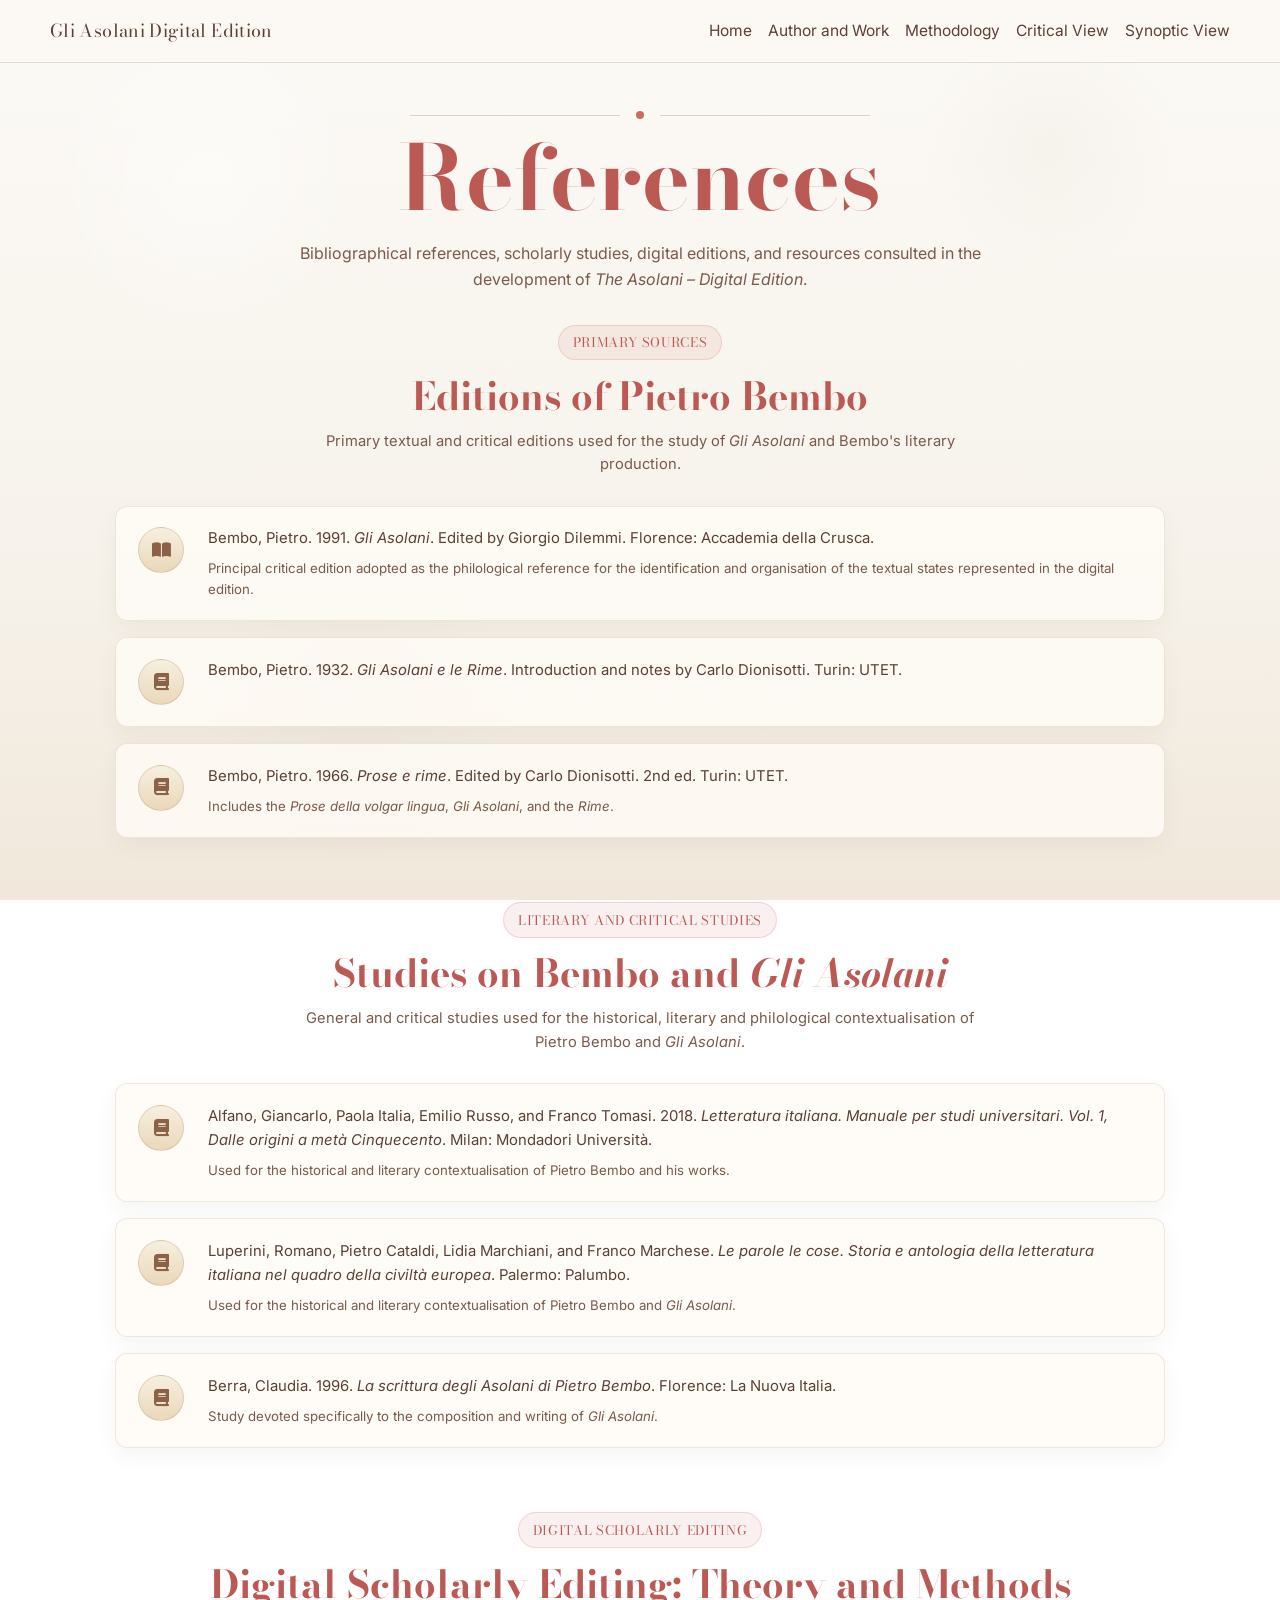
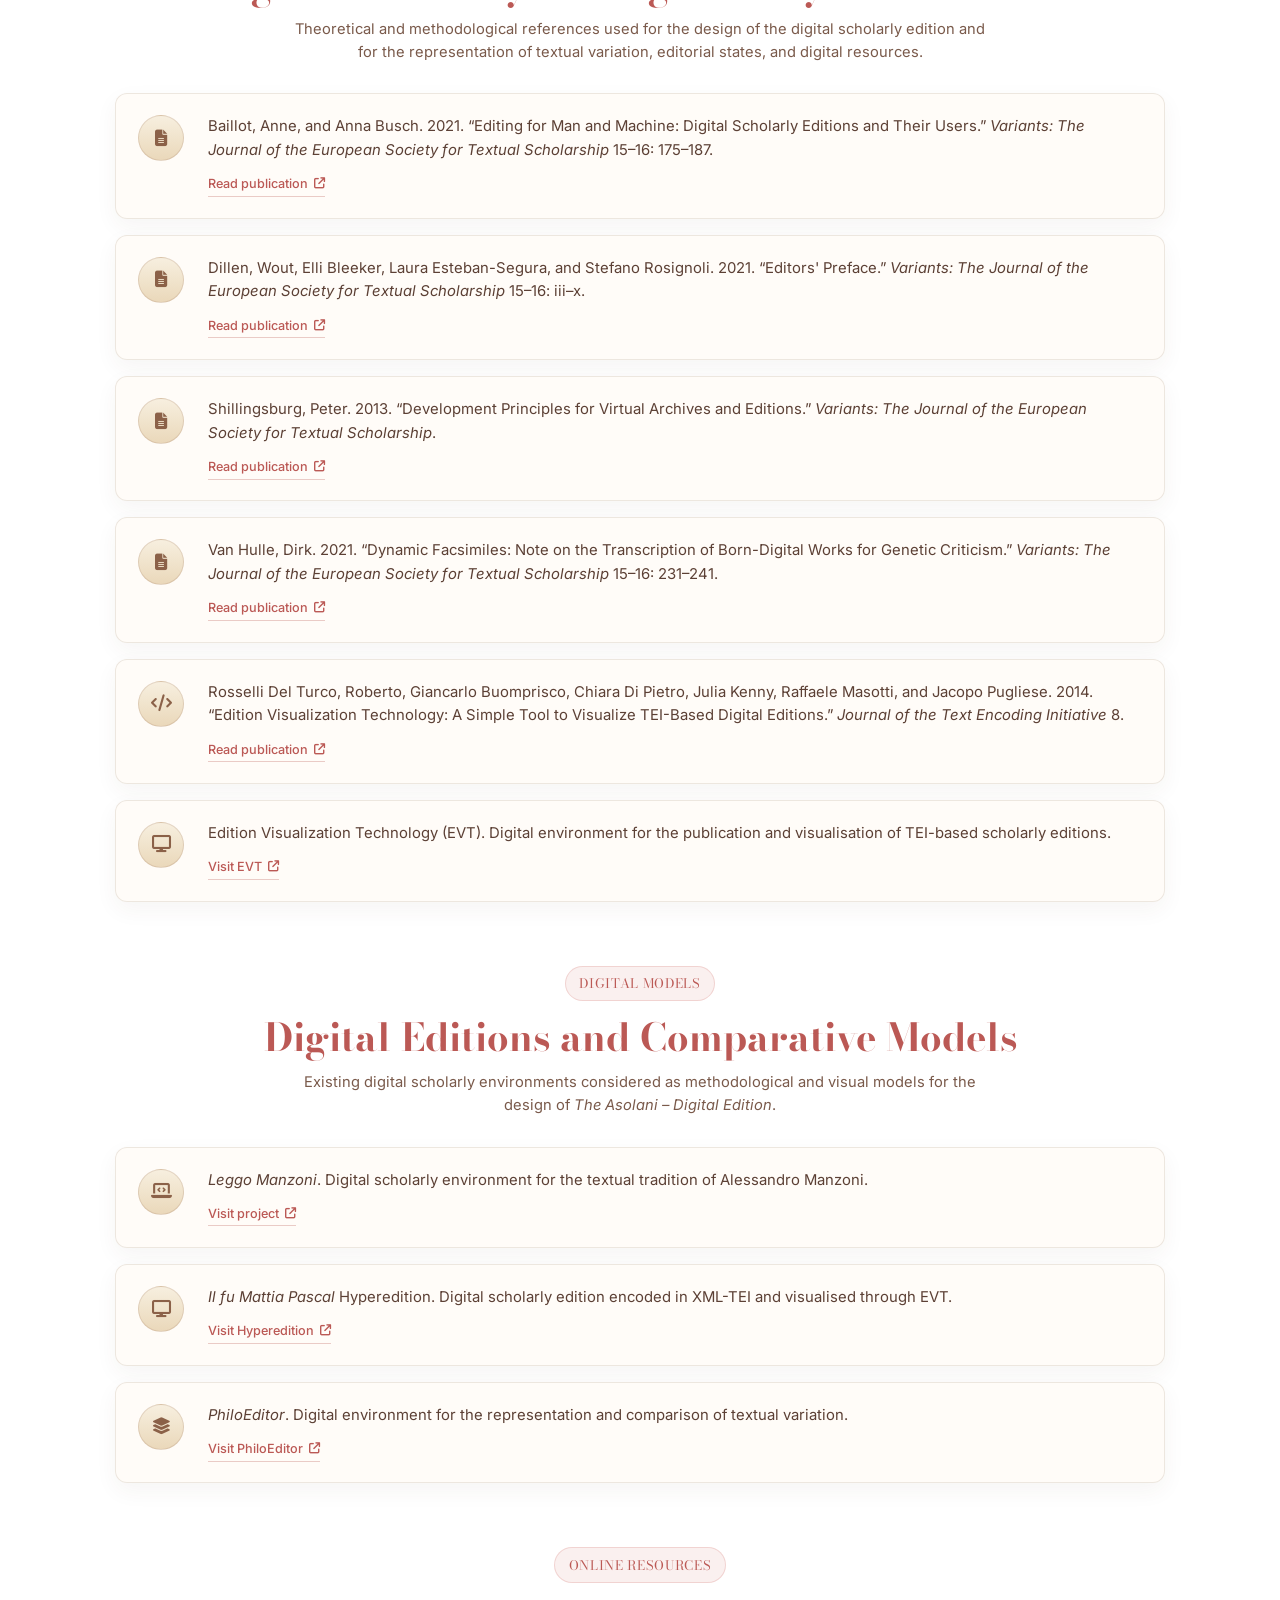
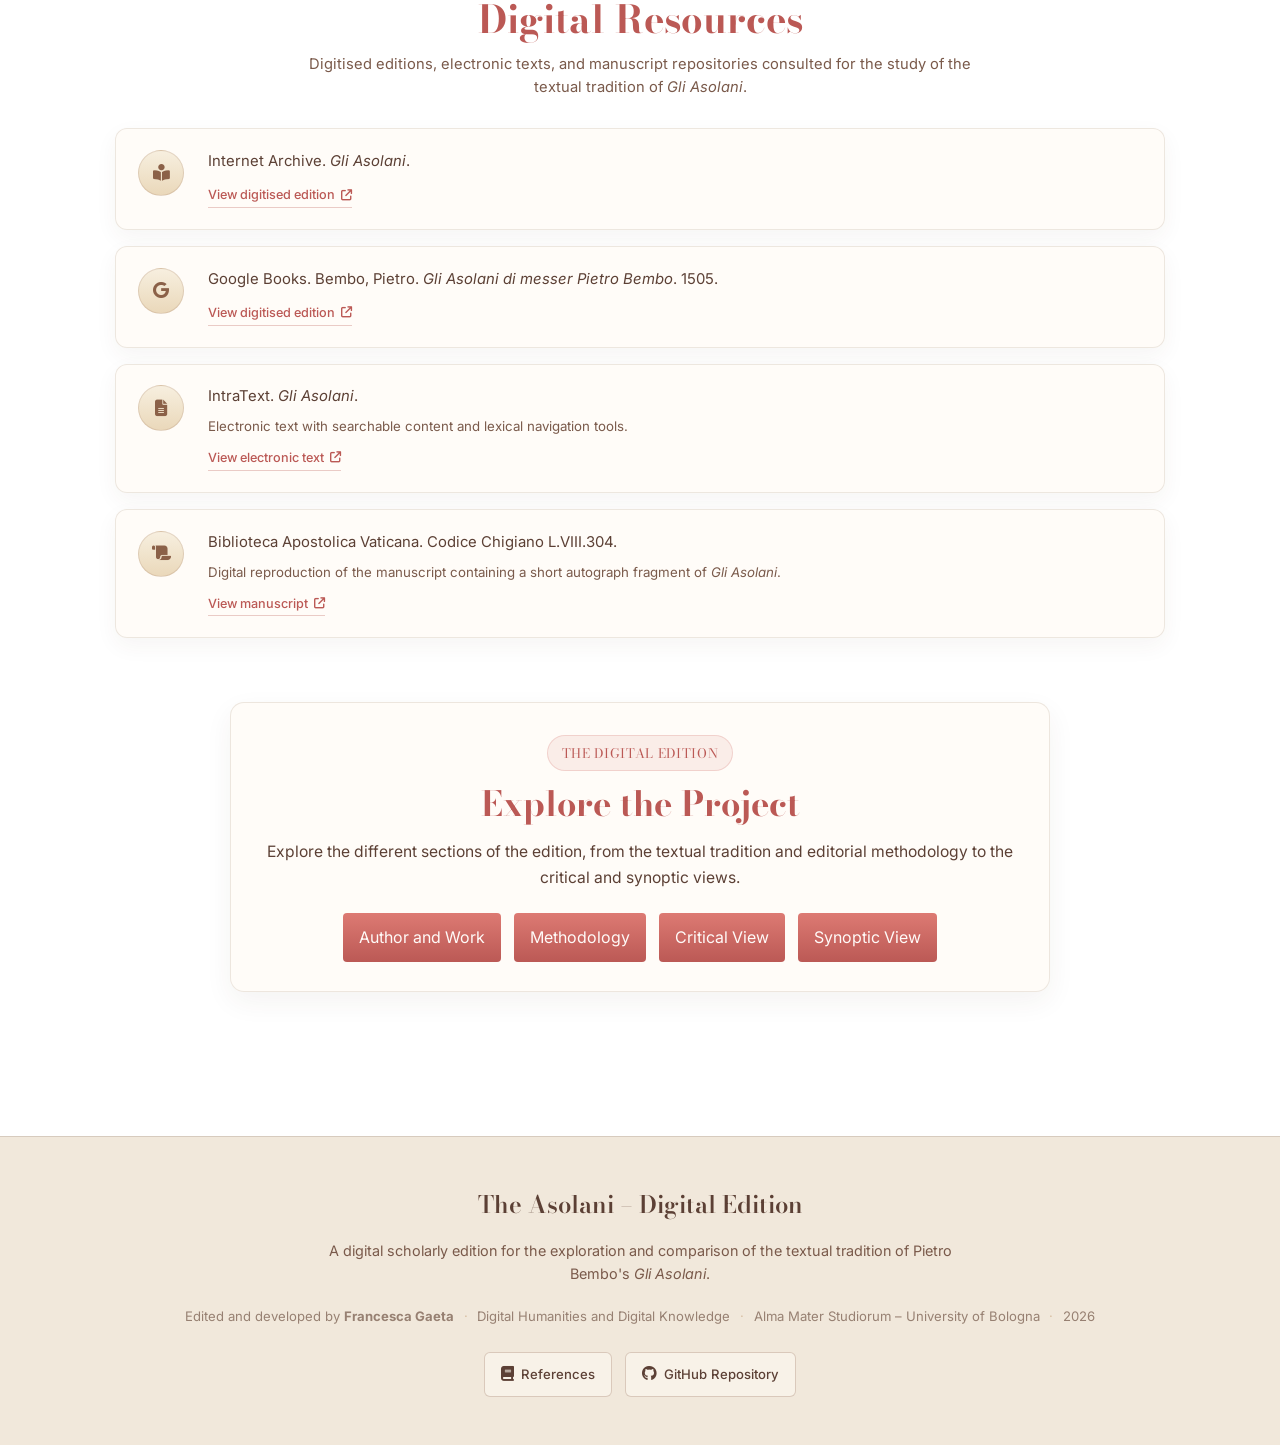
<file: references.html>
<!doctype html>
<html lang="en">

<head>
  <meta charset="utf-8">
  <meta name="viewport" content="width=device-width, initial-scale=1">

  <title>References – The Asolani Digital Edition</title>

  <link rel="preconnect" href="https://fonts.googleapis.com">
  <link rel="preconnect" href="https://fonts.gstatic.com" crossorigin>

  <link
    href="https://fonts.googleapis.com/css2?family=Bodoni+Moda:opsz,wght@6..96,400;6..96,500;6..96,600;6..96,700&family=Inter:wght@400;500;600&display=swap"
    rel="stylesheet">

  <link
    rel="stylesheet"
    href="https://cdnjs.cloudflare.com/ajax/libs/font-awesome/6.7.2/css/all.min.css">

  <link rel="stylesheet" href="style.css">
</head>


<body>


<!-- =========================================================
     HEADER
     ========================================================= -->

<header>

  <div class="navbar">

    <a class="site-title" href="index.html">
      Gli Asolani Digital Edition
    </a>

    <nav>
      <ul>
        <li>
          <a href="index.html">Home</a>
        </li>

        <li>
          <a href="author-work.html">Author and Work</a>
        </li>

        <li>
          <a href="digital-edition.html">Methodology</a>
        </li>

        <li>
          <a href="parallel-segmentation.html">Critical View</a>
        </li>

        <li>
          <a href="synoptic.html">Synoptic View</a>
        </li>
      </ul>
    </nav>

  </div>

</header>



<!-- =========================================================
     MAIN
     ========================================================= -->

<main class="references-page">


  <!-- =======================================================
       PAGE TITLE
       ======================================================= -->

  <section class="texts-title-slide">

    <div class="texts-title-inner">

      <div class="texts-title-line" aria-hidden="true">
        <span></span>
        <span class="dot"></span>
        <span></span>
      </div>

      <h1>References</h1>

      <p class="references-subtitle">
        Bibliographical references, scholarly studies, digital editions,
        and resources consulted in the development of
        <em>The Asolani – Digital Edition</em>.
      </p>

    </div>

  </section>



  <!-- =======================================================
       EDITIONS OF PIETRO BEMBO
       ======================================================= -->

  <section class="references-section">

    <div class="references-heading">

      <span class="panel-tag">
        Primary Sources
      </span>

      <h2 class="editorial-section-title">
        Editions of Pietro Bembo
      </h2>

      <p class="references-intro">
        Primary textual and critical editions used for the study
        of <em>Gli Asolani</em> and Bembo's literary production.
      </p>

    </div>


    <div class="references-list">


      <!-- DILEMMI -->

      <article class="reference-entry">

        <div class="reference-icon" aria-hidden="true">
          <i class="fa-solid fa-book-open"></i>
        </div>

        <div class="reference-content">

          <p class="reference-citation">
            Bembo, Pietro. 1991.
            <em>Gli Asolani</em>.
            Edited by Giorgio Dilemmi.
            Florence: Accademia della Crusca.
          </p>

          <p class="reference-note">
            Principal critical edition adopted as the philological reference
            for the identification and organisation of the textual states
            represented in the digital edition.
          </p>

        </div>

      </article>


      <!-- DIONISOTTI - GLI ASOLANI E LE RIME -->

      <article class="reference-entry">

        <div class="reference-icon" aria-hidden="true">
          <i class="fa-solid fa-book"></i>
        </div>

        <div class="reference-content">

          <p class="reference-citation">
            Bembo, Pietro. 1932.
            <em>Gli Asolani e le Rime</em>.
            Introduction and notes by Carlo Dionisotti.
            Turin: UTET.
          </p>

        </div>

      </article>


      <!-- DIONISOTTI - PROSE E RIME -->

      <article class="reference-entry">

        <div class="reference-icon" aria-hidden="true">
          <i class="fa-solid fa-book"></i>
        </div>

        <div class="reference-content">

          <p class="reference-citation">
            Bembo, Pietro. 1966.
            <em>Prose e rime</em>.
            Edited by Carlo Dionisotti.
            2nd ed.
            Turin: UTET.
          </p>

          <p class="reference-note">
            Includes the <em>Prose della volgar lingua</em>,
            <em>Gli Asolani</em>, and the <em>Rime</em>.
          </p>

        </div>

      </article>


    </div>

  </section>



  <!-- =======================================================
       STUDIES ON BEMBO AND GLI ASOLANI
       ======================================================= -->

  <section class="references-section">

    <div class="references-heading">

      <span class="panel-tag">
        Literary and Critical Studies
      </span>

      <h2 class="editorial-section-title">
        Studies on Bembo and <em>Gli Asolani</em>
      </h2>

      <p class="references-intro">
        General and critical studies used for the historical,
        literary and philological contextualisation of Pietro Bembo
        and <em>Gli Asolani</em>.
      </p>

    </div>


    <div class="references-list">


      <!-- ALFANO / ITALIA / RUSSO / TOMASI -->

      <article class="reference-entry">

        <div class="reference-icon" aria-hidden="true">
          <i class="fa-solid fa-book"></i>
        </div>

        <div class="reference-content">

          <p class="reference-citation">
            Alfano, Giancarlo, Paola Italia, Emilio Russo, and Franco Tomasi.
            2018.
            <em>Letteratura italiana. Manuale per studi universitari.
            Vol. 1, Dalle origini a metà Cinquecento</em>.
            Milan: Mondadori Università.
          </p>

          <p class="reference-note">
            Used for the historical and literary contextualisation
            of Pietro Bembo and his works.
          </p>

        </div>

      </article>


      <!-- LUPERINI -->

      <article class="reference-entry">

        <div class="reference-icon" aria-hidden="true">
          <i class="fa-solid fa-book"></i>
        </div>

        <div class="reference-content">

          <p class="reference-citation">
            Luperini, Romano, Pietro Cataldi, Lidia Marchiani,
            and Franco Marchese.
            <em>Le parole le cose. Storia e antologia della letteratura
            italiana nel quadro della civiltà europea</em>.
            Palermo: Palumbo.
          </p>

          <p class="reference-note">
            Used for the historical and literary contextualisation
            of Pietro Bembo and <em>Gli Asolani</em>.
          </p>

        </div>

      </article>


      <!-- BERRA -->

      <article class="reference-entry">

        <div class="reference-icon" aria-hidden="true">
          <i class="fa-solid fa-book"></i>
        </div>

        <div class="reference-content">

          <p class="reference-citation">
            Berra, Claudia. 1996.
            <em>La scrittura degli Asolani di Pietro Bembo</em>.
            Florence: La Nuova Italia.
          </p>

          <p class="reference-note">
            Study devoted specifically to the composition and writing
            of <em>Gli Asolani</em>.
          </p>

        </div>

      </article>


    </div>

  </section>



  <!-- =======================================================
       DIGITAL SCHOLARLY EDITING
       ======================================================= -->

  <section class="references-section">

    <div class="references-heading">

      <span class="panel-tag">
        Digital Scholarly Editing
      </span>

      <h2 class="editorial-section-title">
        Digital Scholarly Editing: Theory and Methods
      </h2>

      <p class="references-intro">
        Theoretical and methodological references used for the design
        of the digital scholarly edition and for the representation
        of textual variation, editorial states, and digital resources.
      </p>

    </div>


    <div class="references-list">


      <!-- BAILLOT & BUSCH -->

      <article class="reference-entry">

        <div class="reference-icon" aria-hidden="true">
          <i class="fa-solid fa-file-lines"></i>
        </div>

        <div class="reference-content">

          <p class="reference-citation">
            Baillot, Anne, and Anna Busch. 2021.
            “Editing for Man and Machine:
            Digital Scholarly Editions and Their Users.”
            <em>Variants: The Journal of the European Society
            for Textual Scholarship</em> 15–16: 175–187.
          </p>

          <a
            class="reference-link"
            href="https://journals.openedition.org/variants/1220"
            target="_blank"
            rel="noopener noreferrer">
            Read publication
            <i
              class="fa-solid fa-arrow-up-right-from-square"
              aria-hidden="true"></i>
          </a>

        </div>

      </article>


      <!-- DILLEN ET AL. -->

      <article class="reference-entry">

        <div class="reference-icon" aria-hidden="true">
          <i class="fa-solid fa-file-lines"></i>
        </div>

        <div class="reference-content">

          <p class="reference-citation">
            Dillen, Wout, Elli Bleeker, Laura Esteban-Segura,
            and Stefano Rosignoli. 2021.
            “Editors' Preface.”
            <em>Variants: The Journal of the European Society
            for Textual Scholarship</em> 15–16: iii–x.
          </p>

          <a
            class="reference-link"
            href="https://journals.openedition.org/variants/1239"
            target="_blank"
            rel="noopener noreferrer">
            Read publication
            <i
              class="fa-solid fa-arrow-up-right-from-square"
              aria-hidden="true"></i>
          </a>

        </div>

      </article>


      <!-- SHILLINGSBURG -->

      <article class="reference-entry">

        <div class="reference-icon" aria-hidden="true">
          <i class="fa-solid fa-file-lines"></i>
        </div>

        <div class="reference-content">

          <p class="reference-citation">
            Shillingsburg, Peter. 2013.
            “Development Principles for Virtual Archives and Editions.”
            <em>Variants: The Journal of the European Society
            for Textual Scholarship</em>.
          </p>

          <a
            class="reference-link"
            href="https://ecommons.luc.edu/ctsdh_pubs/4/"
            target="_blank"
            rel="noopener noreferrer">
            Read publication
            <i
              class="fa-solid fa-arrow-up-right-from-square"
              aria-hidden="true"></i>
          </a>

        </div>

      </article>


      <!-- VAN HULLE -->

      <article class="reference-entry">

        <div class="reference-icon" aria-hidden="true">
          <i class="fa-solid fa-file-lines"></i>
        </div>

        <div class="reference-content">

          <p class="reference-citation">
            Van Hulle, Dirk. 2021.
            “Dynamic Facsimiles:
            Note on the Transcription of Born-Digital Works
            for Genetic Criticism.”
            <em>Variants: The Journal of the European Society
            for Textual Scholarship</em> 15–16: 231–241.
          </p>

          <a
            class="reference-link"
            href="https://journals.openedition.org/variants/1450"
            target="_blank"
            rel="noopener noreferrer">
            Read publication
            <i
              class="fa-solid fa-arrow-up-right-from-square"
              aria-hidden="true"></i>
          </a>

        </div>

      </article>


      <!-- EVT ARTICLE -->

      <article class="reference-entry">

        <div class="reference-icon" aria-hidden="true">
          <i class="fa-solid fa-code"></i>
        </div>

        <div class="reference-content">

          <p class="reference-citation">
            Rosselli Del Turco, Roberto, Giancarlo Buomprisco,
            Chiara Di Pietro, Julia Kenny, Raffaele Masotti,
            and Jacopo Pugliese. 2014.
            “Edition Visualization Technology:
            A Simple Tool to Visualize TEI-Based Digital Editions.”
            <em>Journal of the Text Encoding Initiative</em> 8.
          </p>

          <a
            class="reference-link"
            href="https://journals.openedition.org/jtei/1077"
            target="_blank"
            rel="noopener noreferrer">
            Read publication
            <i
              class="fa-solid fa-arrow-up-right-from-square"
              aria-hidden="true"></i>
          </a>

        </div>

      </article>


      <!-- EVT WEBSITE -->

      <article class="reference-entry">

        <div class="reference-icon" aria-hidden="true">
          <i class="fa-solid fa-display"></i>
        </div>

        <div class="reference-content">

          <p class="reference-citation">
            Edition Visualization Technology (EVT).
            Digital environment for the publication and visualisation
            of TEI-based scholarly editions.
          </p>

          <a
            class="reference-link"
            href="https://evt-project.github.io/"
            target="_blank"
            rel="noopener noreferrer">
            Visit EVT
            <i
              class="fa-solid fa-arrow-up-right-from-square"
              aria-hidden="true"></i>
          </a>

        </div>

      </article>


    </div>

  </section>



  <!-- =======================================================
       DIGITAL EDITIONS AND COMPARATIVE MODELS
       ======================================================= -->

  <section class="references-section">

    <div class="references-heading">

      <span class="panel-tag">
        Digital Models
      </span>

      <h2 class="editorial-section-title">
        Digital Editions and Comparative Models
      </h2>

      <p class="references-intro">
        Existing digital scholarly environments considered as
        methodological and visual models for the design of
        <em>The Asolani – Digital Edition</em>.
      </p>

    </div>


    <div class="references-list">


      <!-- LEGGO MANZONI -->

      <article class="reference-entry">

        <div class="reference-icon" aria-hidden="true">
          <i class="fa-solid fa-laptop-code"></i>
        </div>

        <div class="reference-content">

          <p class="reference-citation">
            <em>Leggo Manzoni</em>.
            Digital scholarly environment for the textual tradition
            of Alessandro Manzoni.
          </p>

          <a
            class="reference-link"
            href="https://projects.dharc.unibo.it/leggomanzoni/"
            target="_blank"
            rel="noopener noreferrer">
            Visit project
            <i
              class="fa-solid fa-arrow-up-right-from-square"
              aria-hidden="true"></i>
          </a>

        </div>

      </article>


      <!-- IL FU MATTIA PASCAL -->

      <article class="reference-entry">

        <div class="reference-icon" aria-hidden="true">
          <i class="fa-solid fa-display"></i>
        </div>

        <div class="reference-content">

          <p class="reference-citation">
            <em>Il fu Mattia Pascal</em> Hyperedition.
            Digital scholarly edition encoded in XML-TEI
            and visualised through EVT.
          </p>

          <a
            class="reference-link"
            href="https://www.pirandellonazionale.it/en/hyperedizione-il-fu-mattia-pascal-eng/"
            target="_blank"
            rel="noopener noreferrer">
            Visit Hyperedition
            <i
              class="fa-solid fa-arrow-up-right-from-square"
              aria-hidden="true"></i>
          </a>

        </div>

      </article>


      <!-- PHILOEDITOR -->

      <article class="reference-entry">

        <div class="reference-icon" aria-hidden="true">
          <i class="fa-solid fa-layer-group"></i>
        </div>

        <div class="reference-content">

          <p class="reference-citation">
            <em>PhiloEditor</em>.
            Digital environment for the representation
            and comparison of textual variation.
          </p>

          <a
            class="reference-link"
            href="http://projects.dharc.unibo.it/philoeditor/"
            target="_blank"
            rel="noopener noreferrer">
            Visit PhiloEditor
            <i
              class="fa-solid fa-arrow-up-right-from-square"
              aria-hidden="true"></i>
          </a>

        </div>

      </article>


    </div>

  </section>



  <!-- =======================================================
       DIGITAL RESOURCES
       ======================================================= -->

  <section class="references-section">

    <div class="references-heading">

      <span class="panel-tag">
        Online Resources
      </span>

      <h2 class="editorial-section-title">
        Digital Resources
      </h2>

      <p class="references-intro">
        Digitised editions, electronic texts, and manuscript repositories
        consulted for the study of the textual tradition of
        <em>Gli Asolani</em>.
      </p>

    </div>


    <div class="references-list">


      <!-- INTERNET ARCHIVE -->

      <article class="reference-entry">

        <div class="reference-icon" aria-hidden="true">
          <i class="fa-solid fa-book-open-reader"></i>
        </div>

        <div class="reference-content">

          <p class="reference-citation">
            Internet Archive.
            <em>Gli Asolani</em>.
          </p>

          <a
            class="reference-link"
            href="https://archive.org/details/gliasolani00bemb/page/n3/mode/2up"
            target="_blank"
            rel="noopener noreferrer">
            View digitised edition
            <i
              class="fa-solid fa-arrow-up-right-from-square"
              aria-hidden="true"></i>
          </a>

        </div>

      </article>


      <!-- GOOGLE BOOKS -->

      <article class="reference-entry">

        <div class="reference-icon" aria-hidden="true">
          <i class="fa-brands fa-google"></i>
        </div>

        <div class="reference-content">

          <p class="reference-citation">
            Google Books.
            Bembo, Pietro.
            <em>Gli Asolani di messer Pietro Bembo</em>.
            1505.
          </p>

          <a
            class="reference-link"
            href="https://books.google.it/books?id=EEM9-NjPykoC"
            target="_blank"
            rel="noopener noreferrer">
            View digitised edition
            <i
              class="fa-solid fa-arrow-up-right-from-square"
              aria-hidden="true"></i>
          </a>

        </div>

      </article>


      <!-- INTRATEXT -->

      <article class="reference-entry">

        <div class="reference-icon" aria-hidden="true">
          <i class="fa-solid fa-file-lines"></i>
        </div>

        <div class="reference-content">

          <p class="reference-citation">
            IntraText.
            <em>Gli Asolani</em>.
          </p>

          <p class="reference-note">
            Electronic text with searchable content and lexical
            navigation tools.
          </p>

          <a
            class="reference-link"
            href="https://www.intratext.com/IXT/ITA1033/_P1.HTM"
            target="_blank"
            rel="noopener noreferrer">
            View electronic text
            <i
              class="fa-solid fa-arrow-up-right-from-square"
              aria-hidden="true"></i>
          </a>

        </div>

      </article>


      <!-- VATICAN LIBRARY -->

      <article class="reference-entry">

        <div class="reference-icon" aria-hidden="true">
          <i class="fa-solid fa-scroll"></i>
        </div>

        <div class="reference-content">

          <p class="reference-citation">
            Biblioteca Apostolica Vaticana.
            Codice Chigiano L.VIII.304.
          </p>

          <p class="reference-note">
            Digital reproduction of the manuscript containing
            a short autograph fragment of <em>Gli Asolani</em>.
          </p>

          <a
            class="reference-link"
            href="https://digi.vatlib.it/view/MSS_Chig.L.VIII.304"
            target="_blank"
            rel="noopener noreferrer">
            View manuscript
            <i
              class="fa-solid fa-arrow-up-right-from-square"
              aria-hidden="true"></i>
          </a>

        </div>

      </article>


    </div>

  </section>



  <!-- =======================================================
       EXPLORE THE PROJECT
       ======================================================= -->

  <section class="references-return">

    <div class="aw-panel">

      <span class="panel-tag">
        The Digital Edition
      </span>

      <h2 class="editorial-title">
        Explore the Project
      </h2>

      <p>
        Explore the different sections of the edition, from the textual
        tradition and editorial methodology to the critical and synoptic views.
      </p>


      <div class="references-return-actions">

        <a
          href="author-work.html"
          class="button">
          Author and Work
        </a>

        <a
          href="digital-edition.html"
          class="button">
          Methodology
        </a>

        <a
          href="parallel-segmentation.html"
          class="button">
          Critical View
        </a>

        <a
          href="synoptic.html"
          class="button">
          Synoptic View
        </a>

      </div>

    </div>

  </section>


</main>



<!-- =========================================================
     FOOTER
     ========================================================= -->

<footer class="site-footer">

  <div class="footer-content">

    <h2 class="footer-title">
      The Asolani – Digital Edition
    </h2>

    <p class="footer-description">
      A digital scholarly edition for the exploration and comparison
      of the textual tradition of Pietro Bembo's <em>Gli Asolani</em>.
    </p>

    <p class="footer-project-info">

      Edited and developed by
      <strong>Francesca Gaeta</strong>

      <span class="footer-separator">·</span>

      Digital Humanities and Digital Knowledge

      <span class="footer-separator">·</span>

      Alma Mater Studiorum – University of Bologna

      <span class="footer-separator">·</span>

      2026

    </p>


    <div class="footer-actions">

      <a
        href="references.html"
        class="footer-button">

        <i
          class="fa-solid fa-book"
          aria-hidden="true"></i>

        References

      </a>


      <a
        href="https://github.com/FrancescaGaeta/asolani-digital-edition"
        target="_blank"
        rel="noopener noreferrer"
        class="footer-button">

        <i
          class="fa-brands fa-github"
          aria-hidden="true"></i>

        GitHub Repository

      </a>

    </div>

  </div>

</footer>


</body>
</html>
</file>
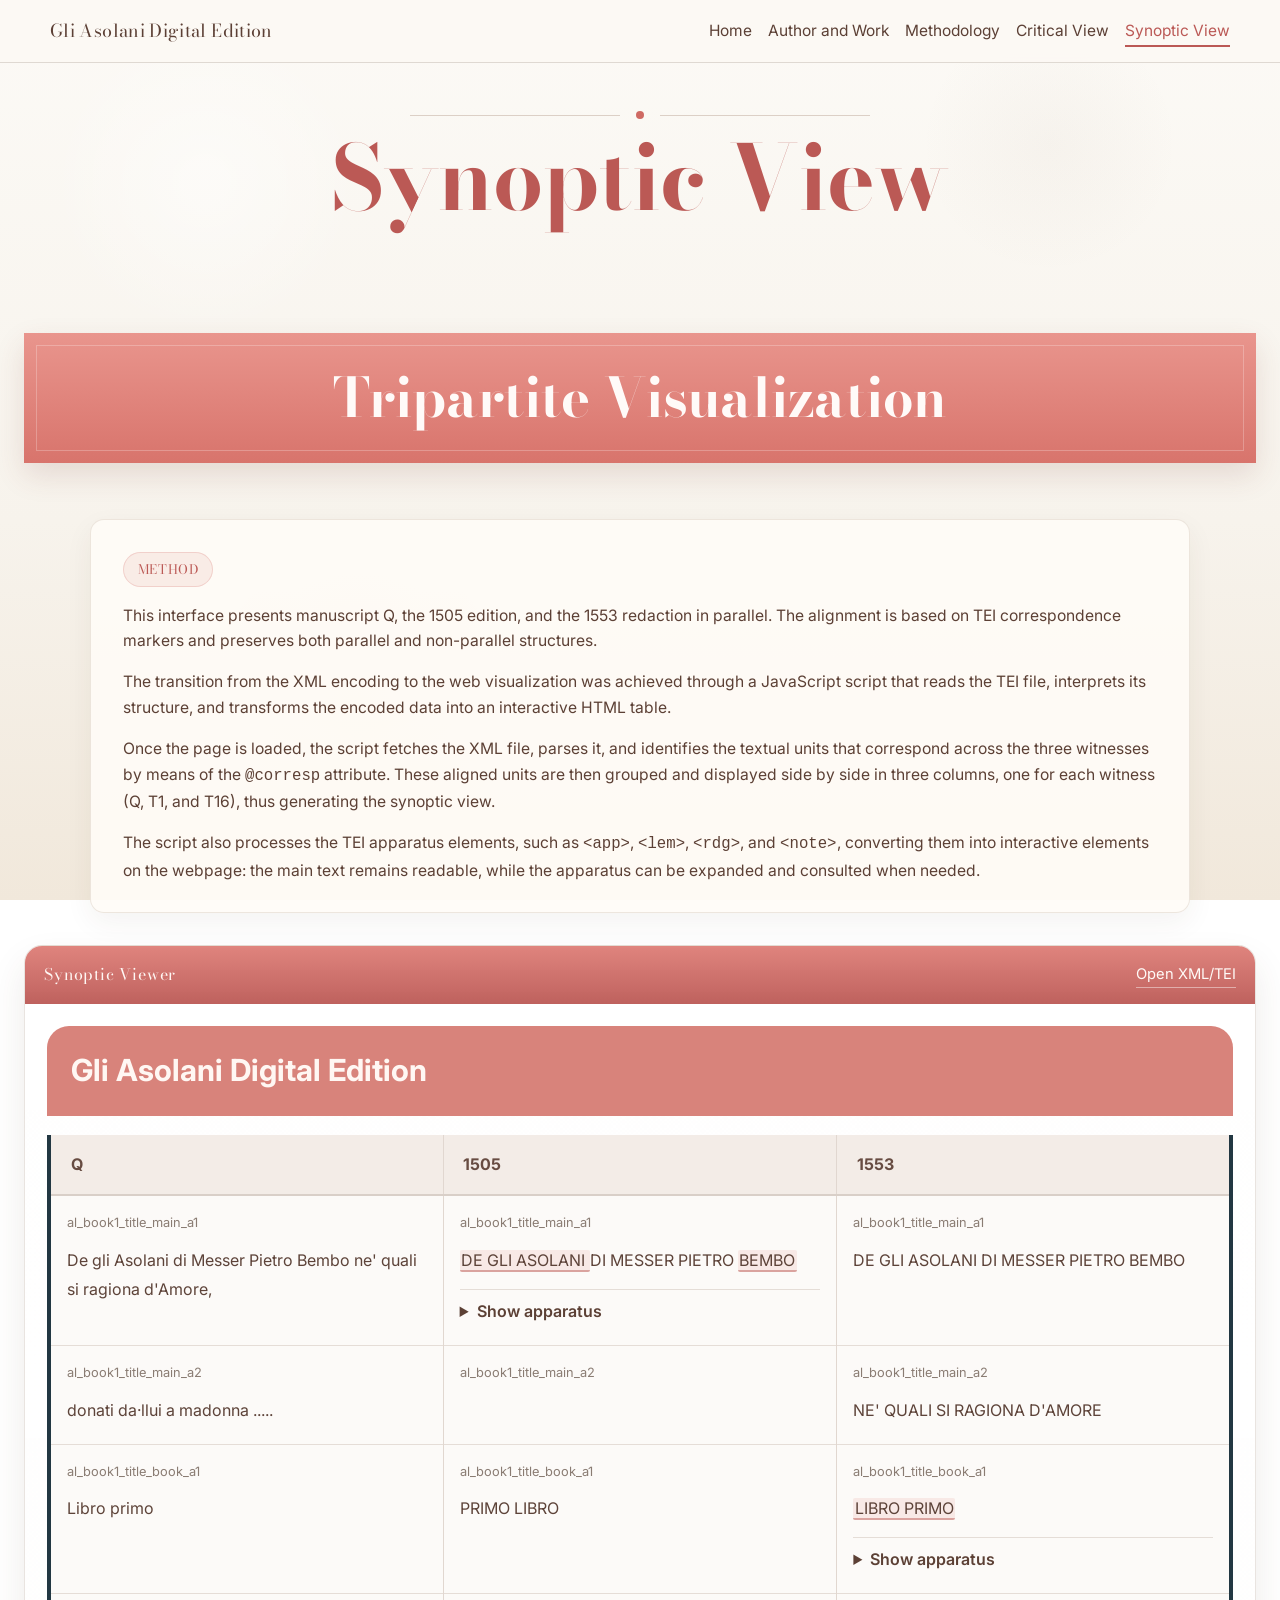
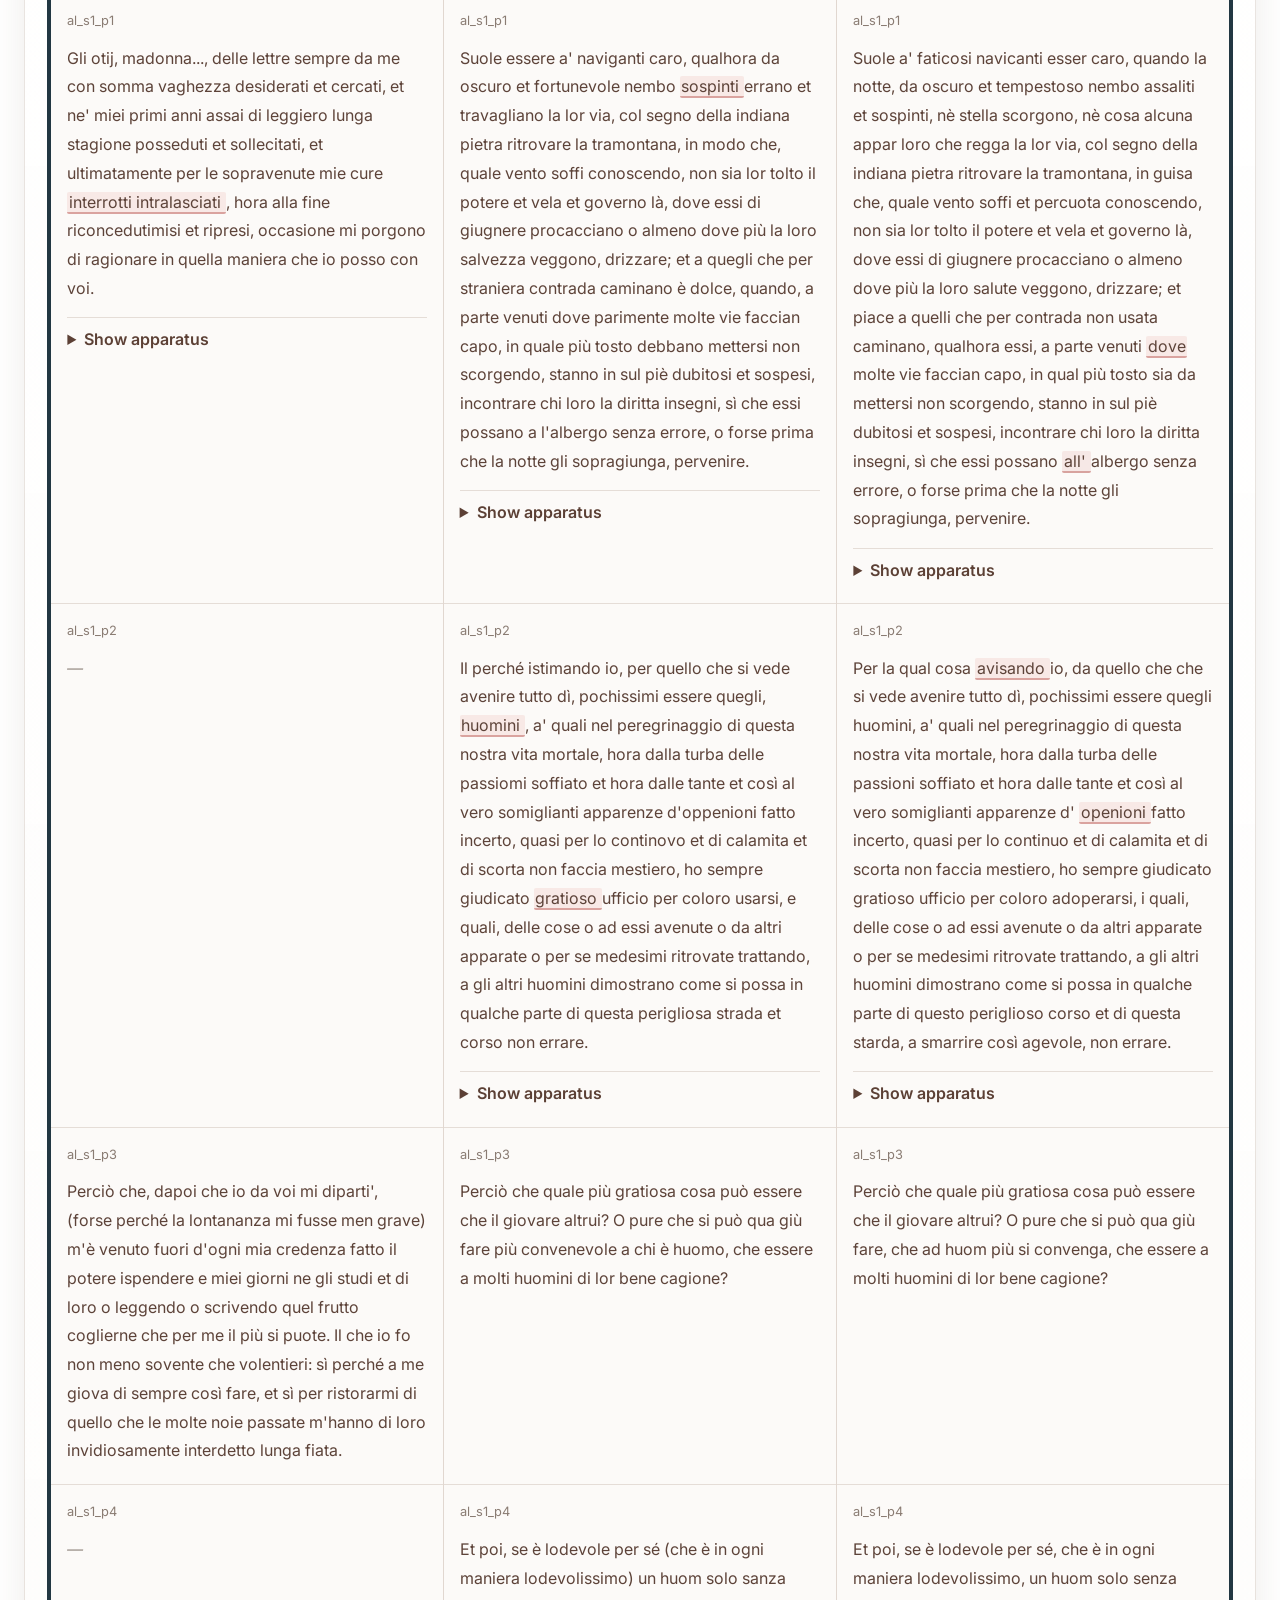
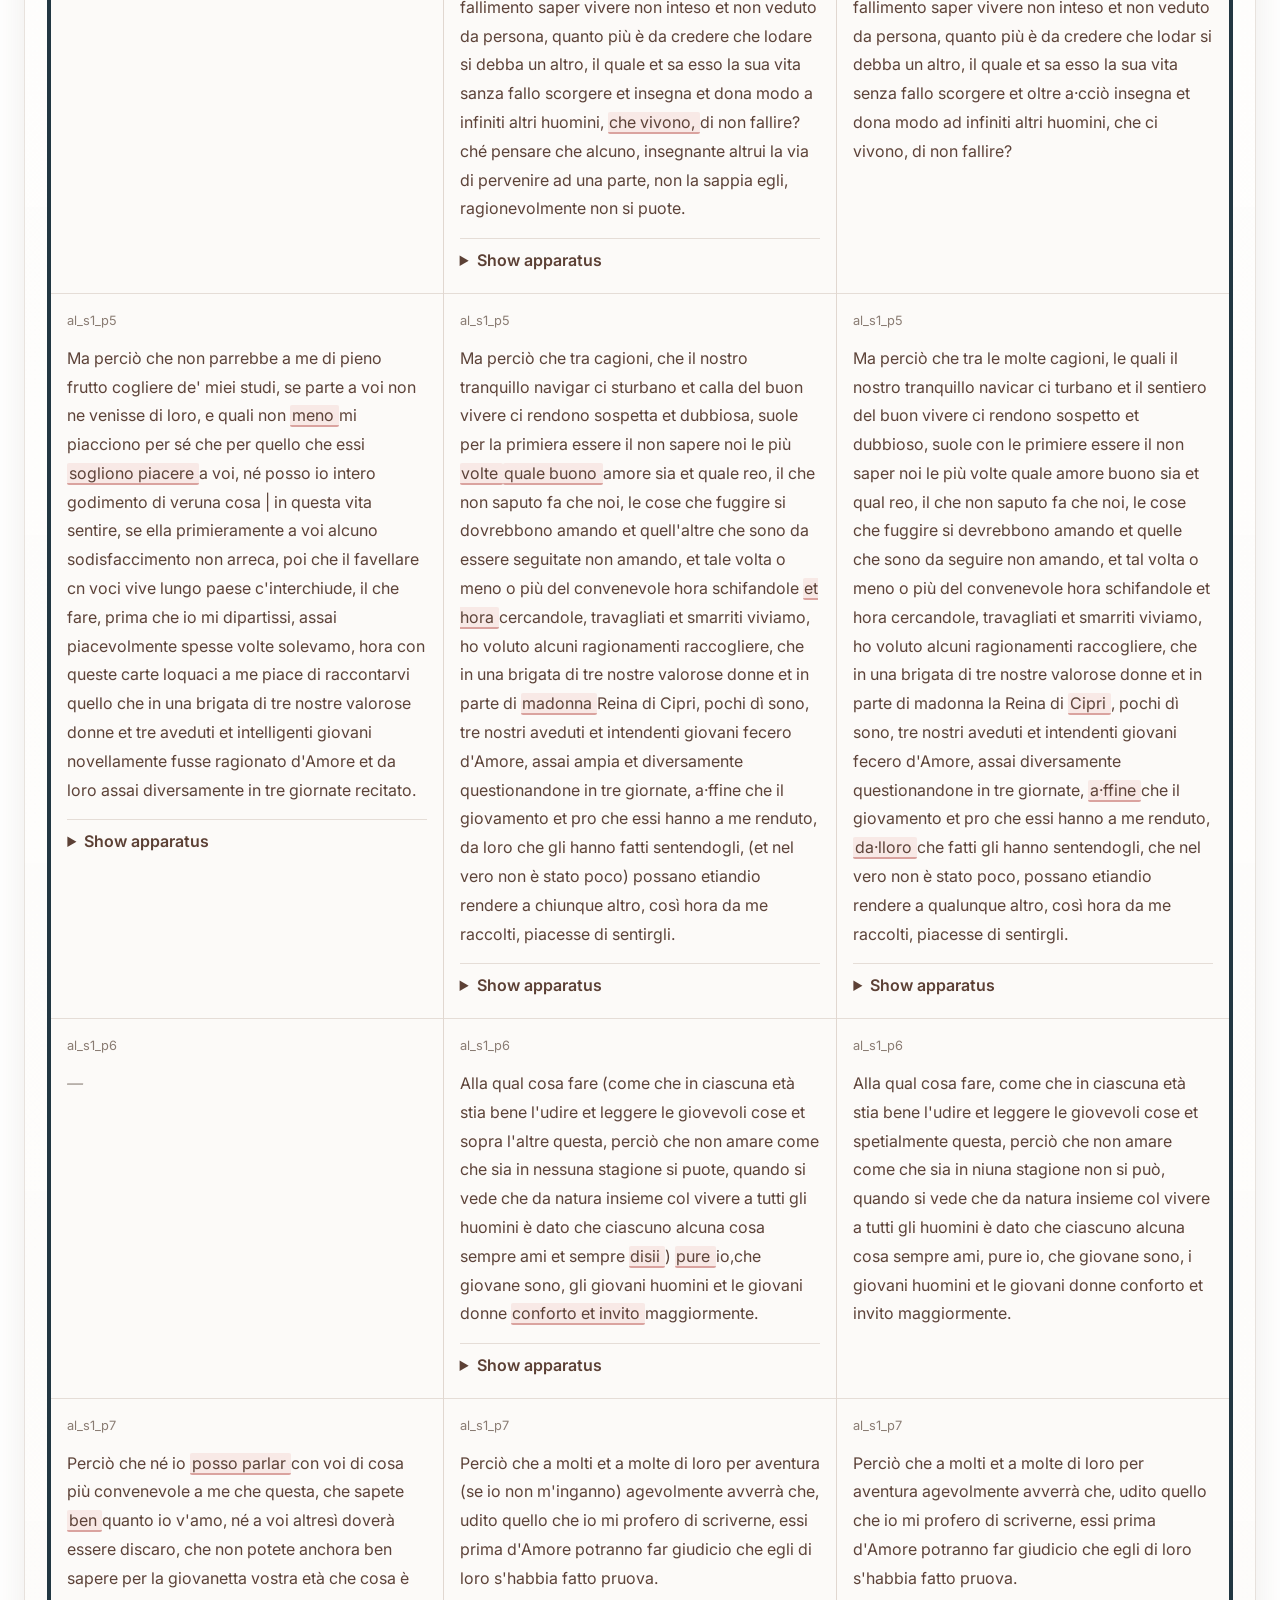
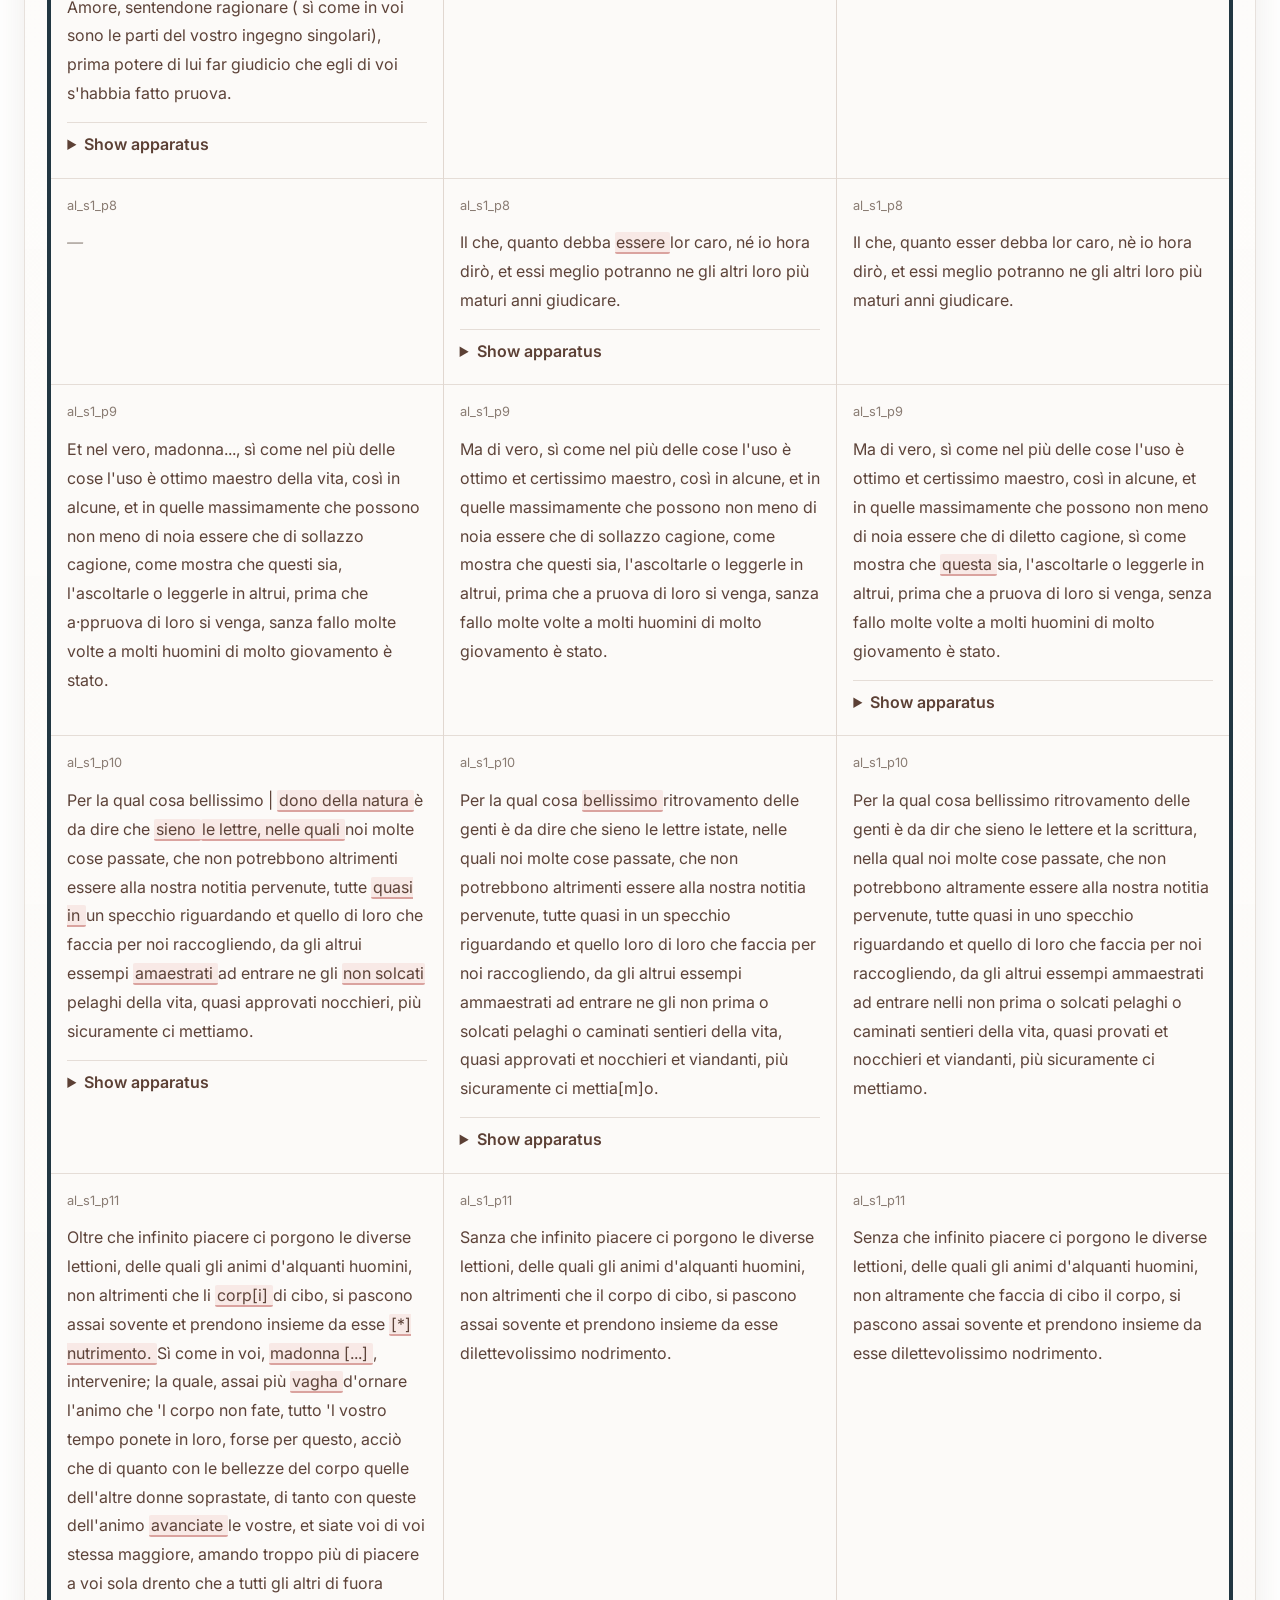
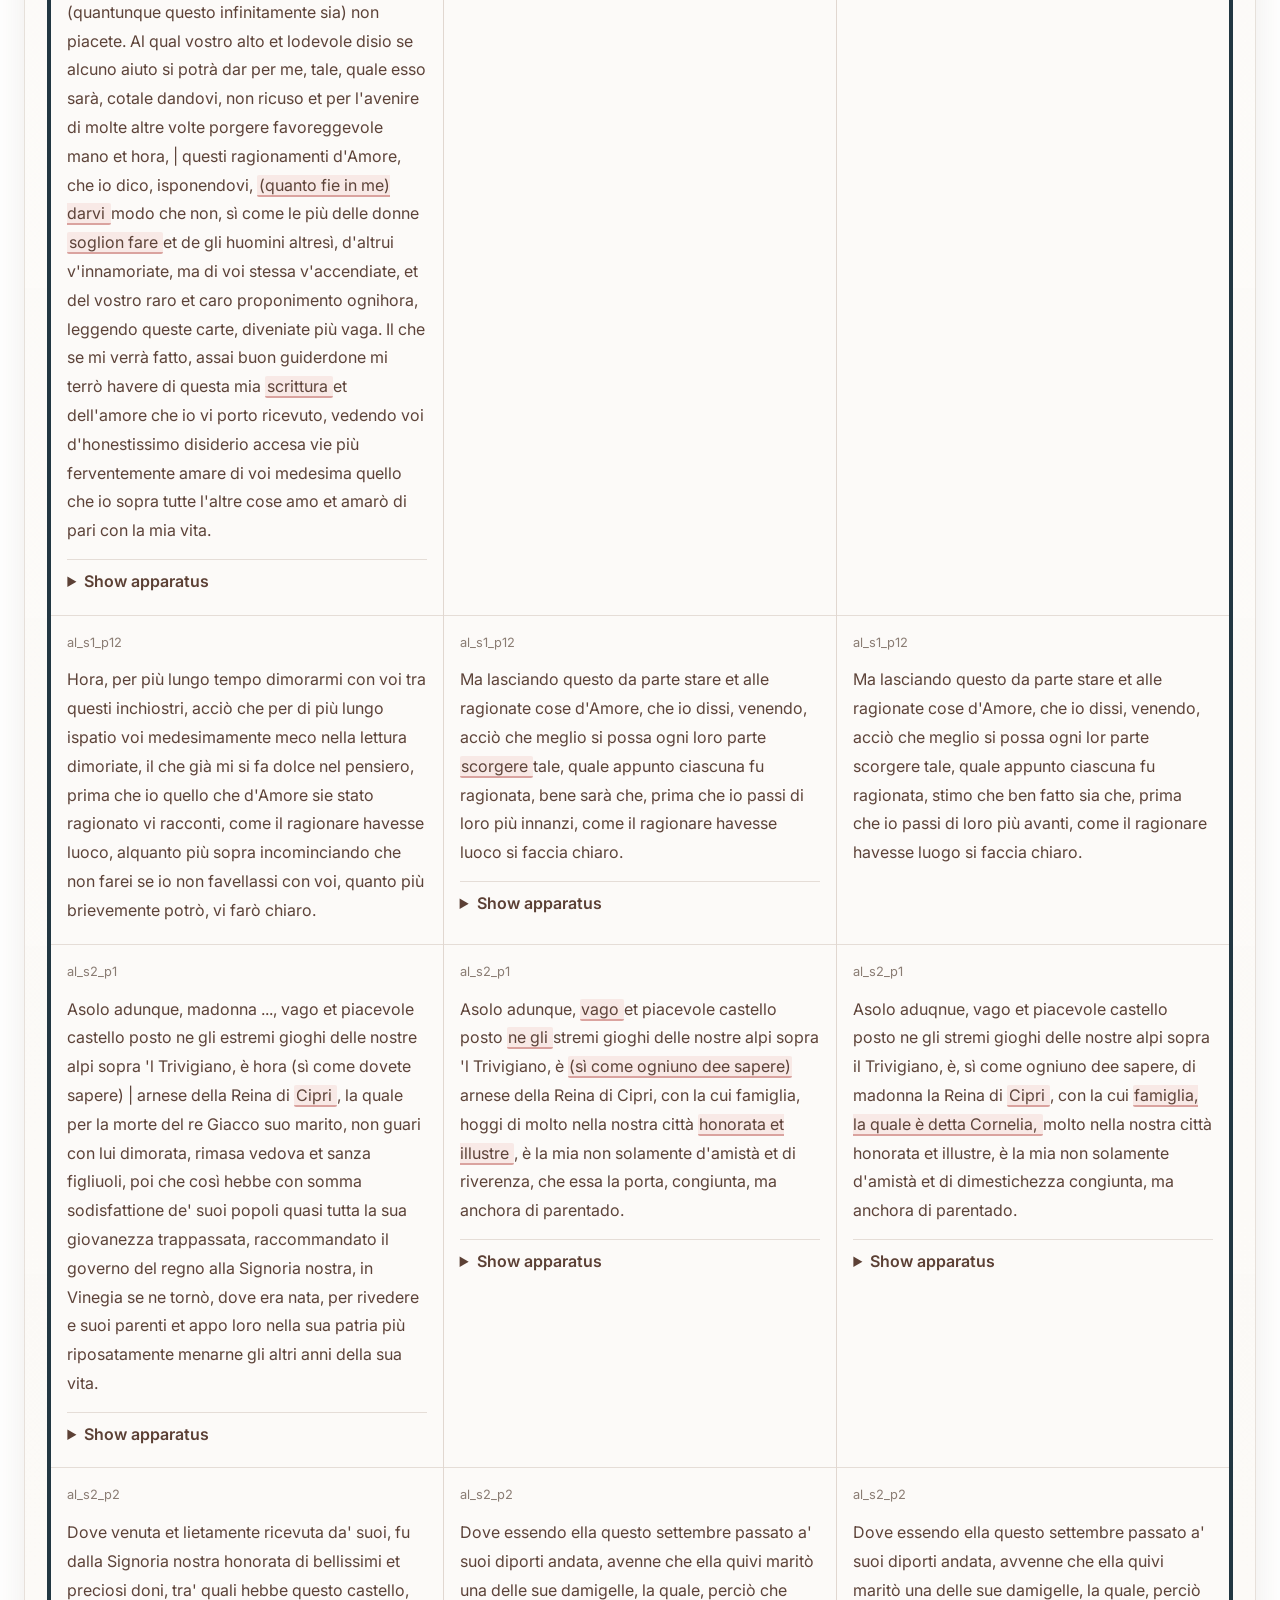
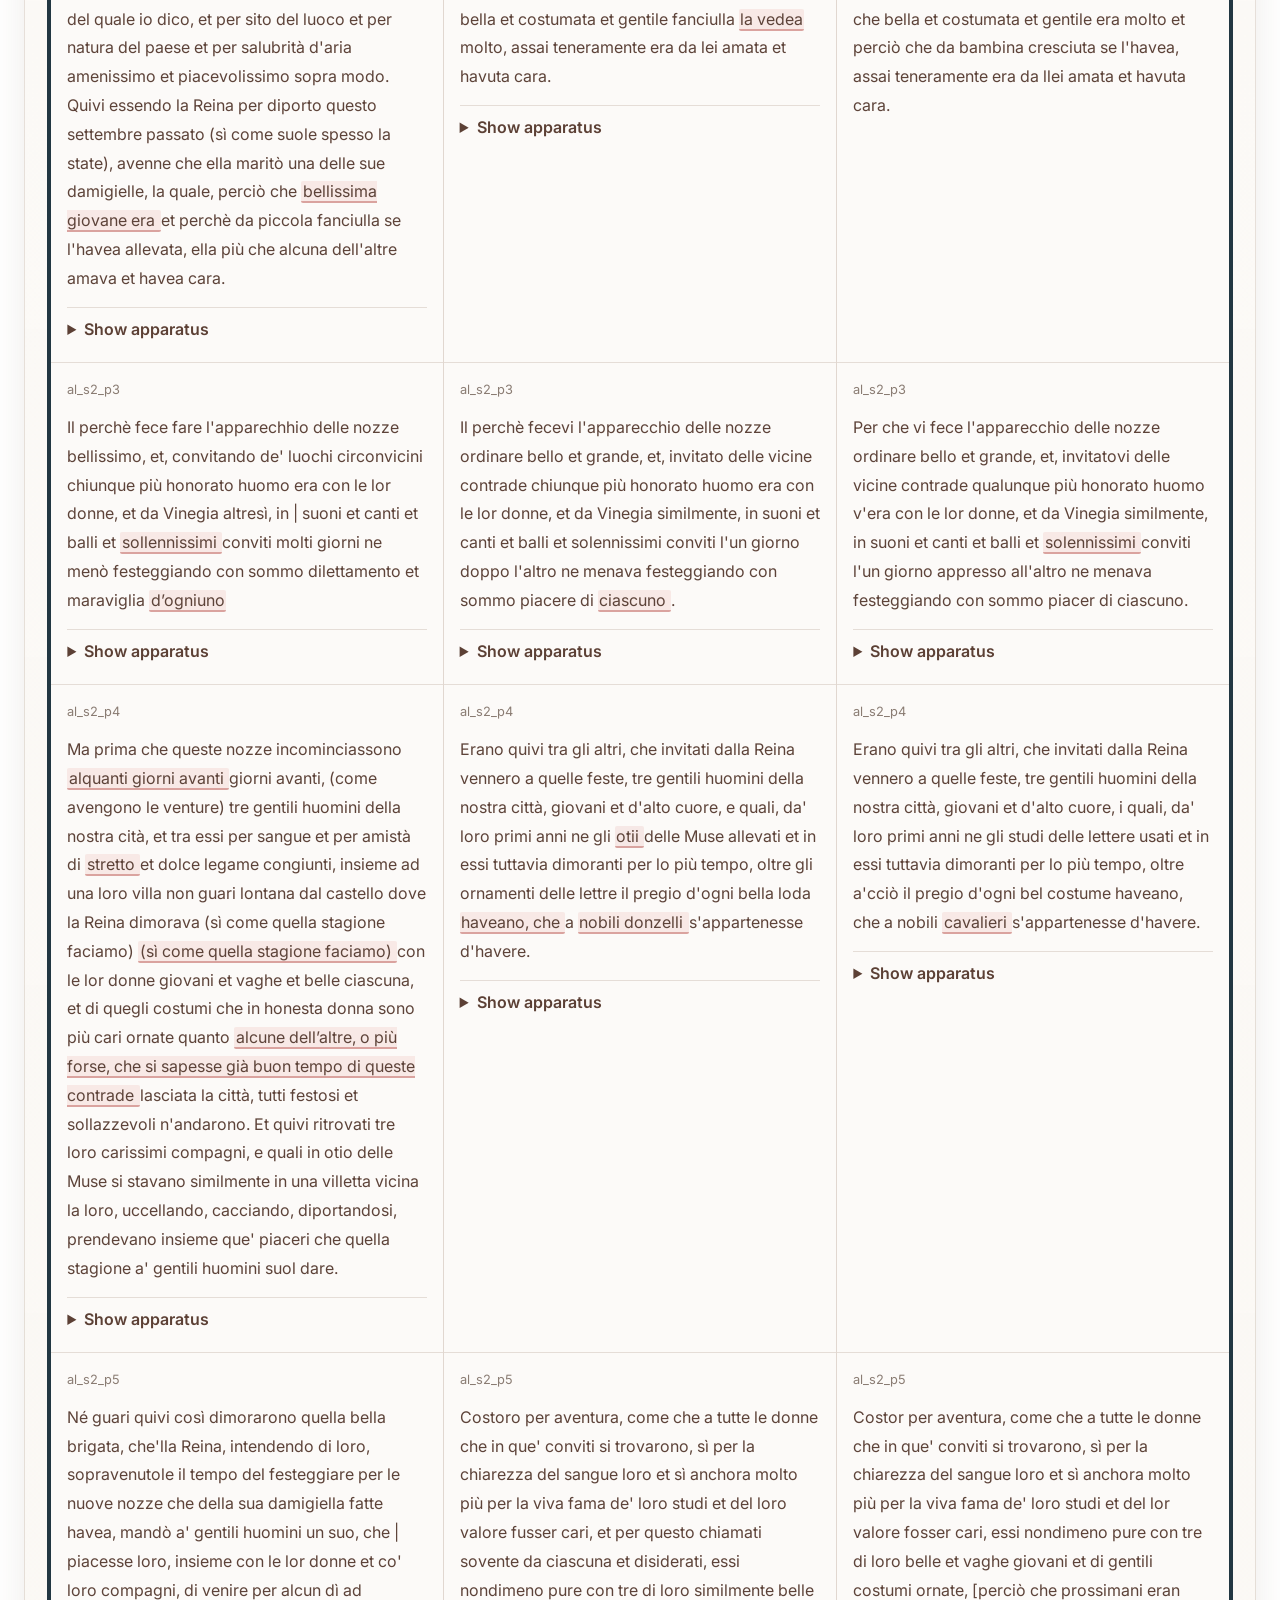
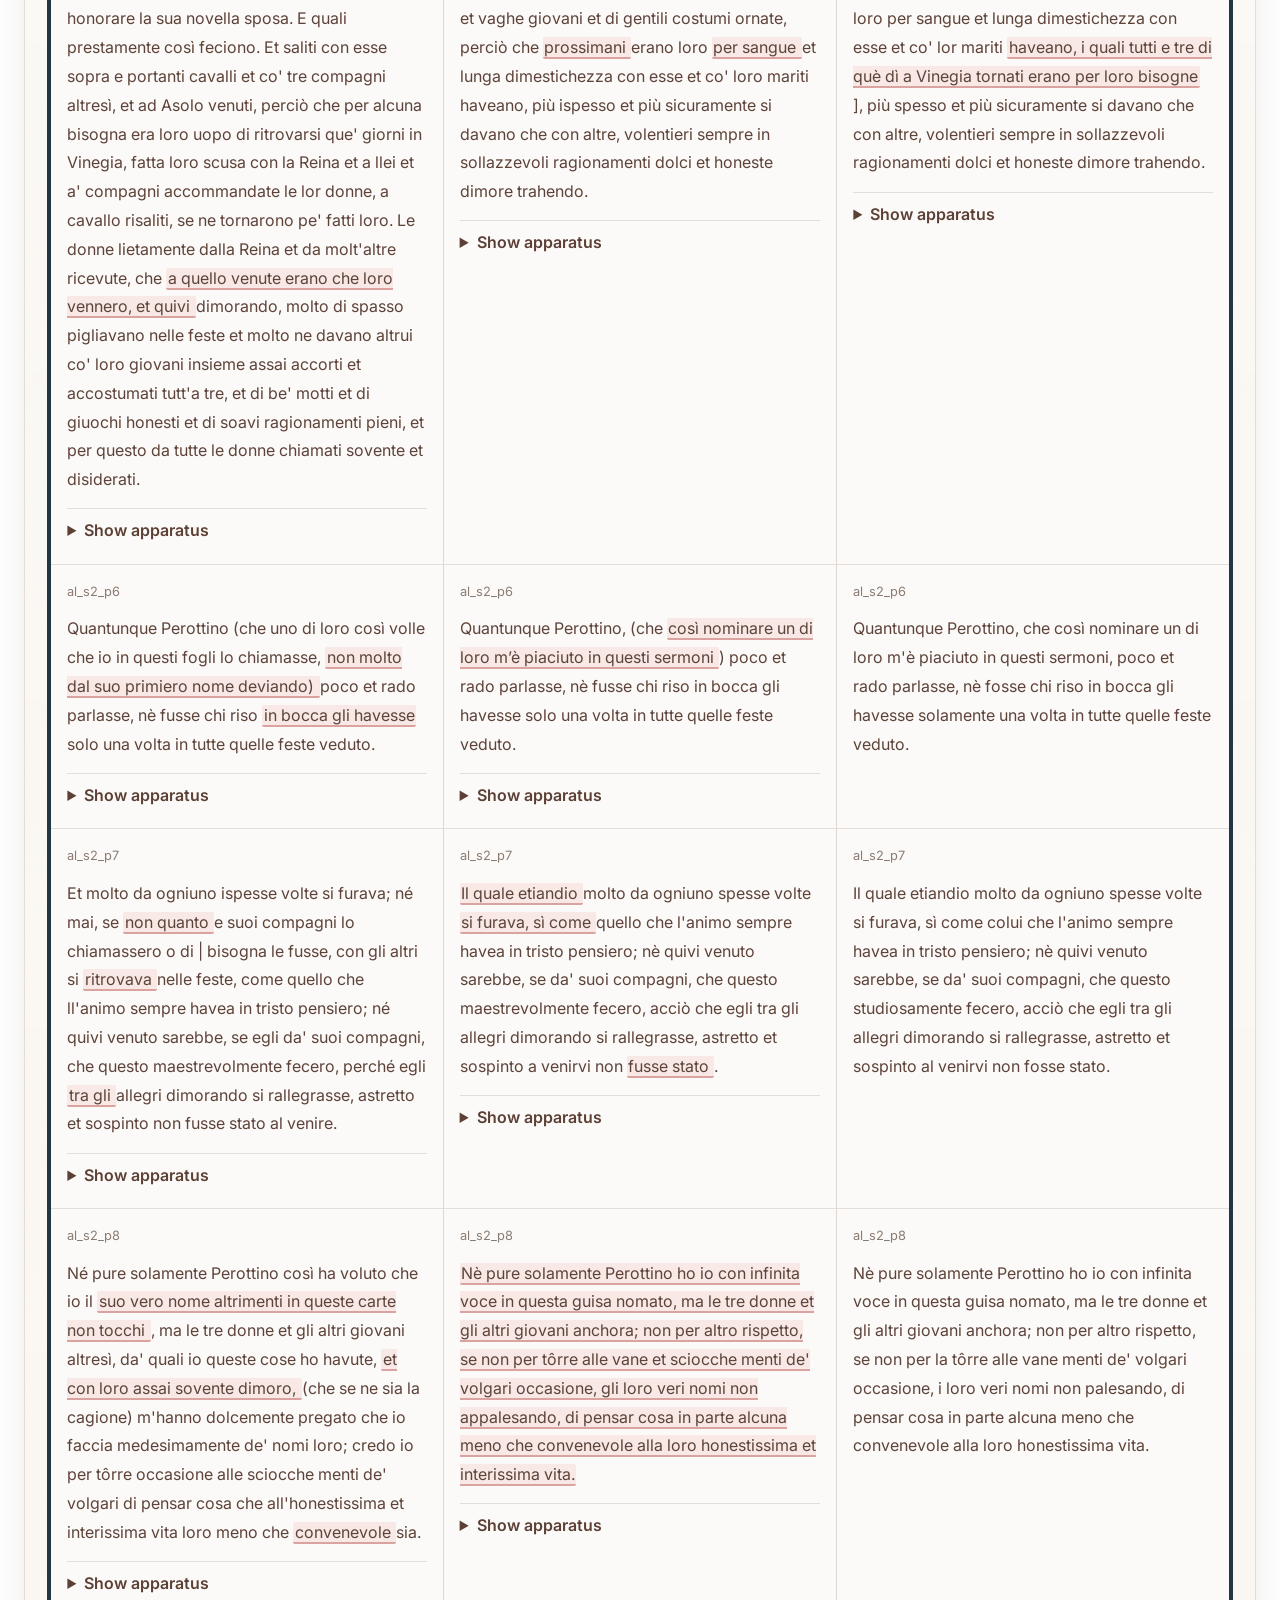
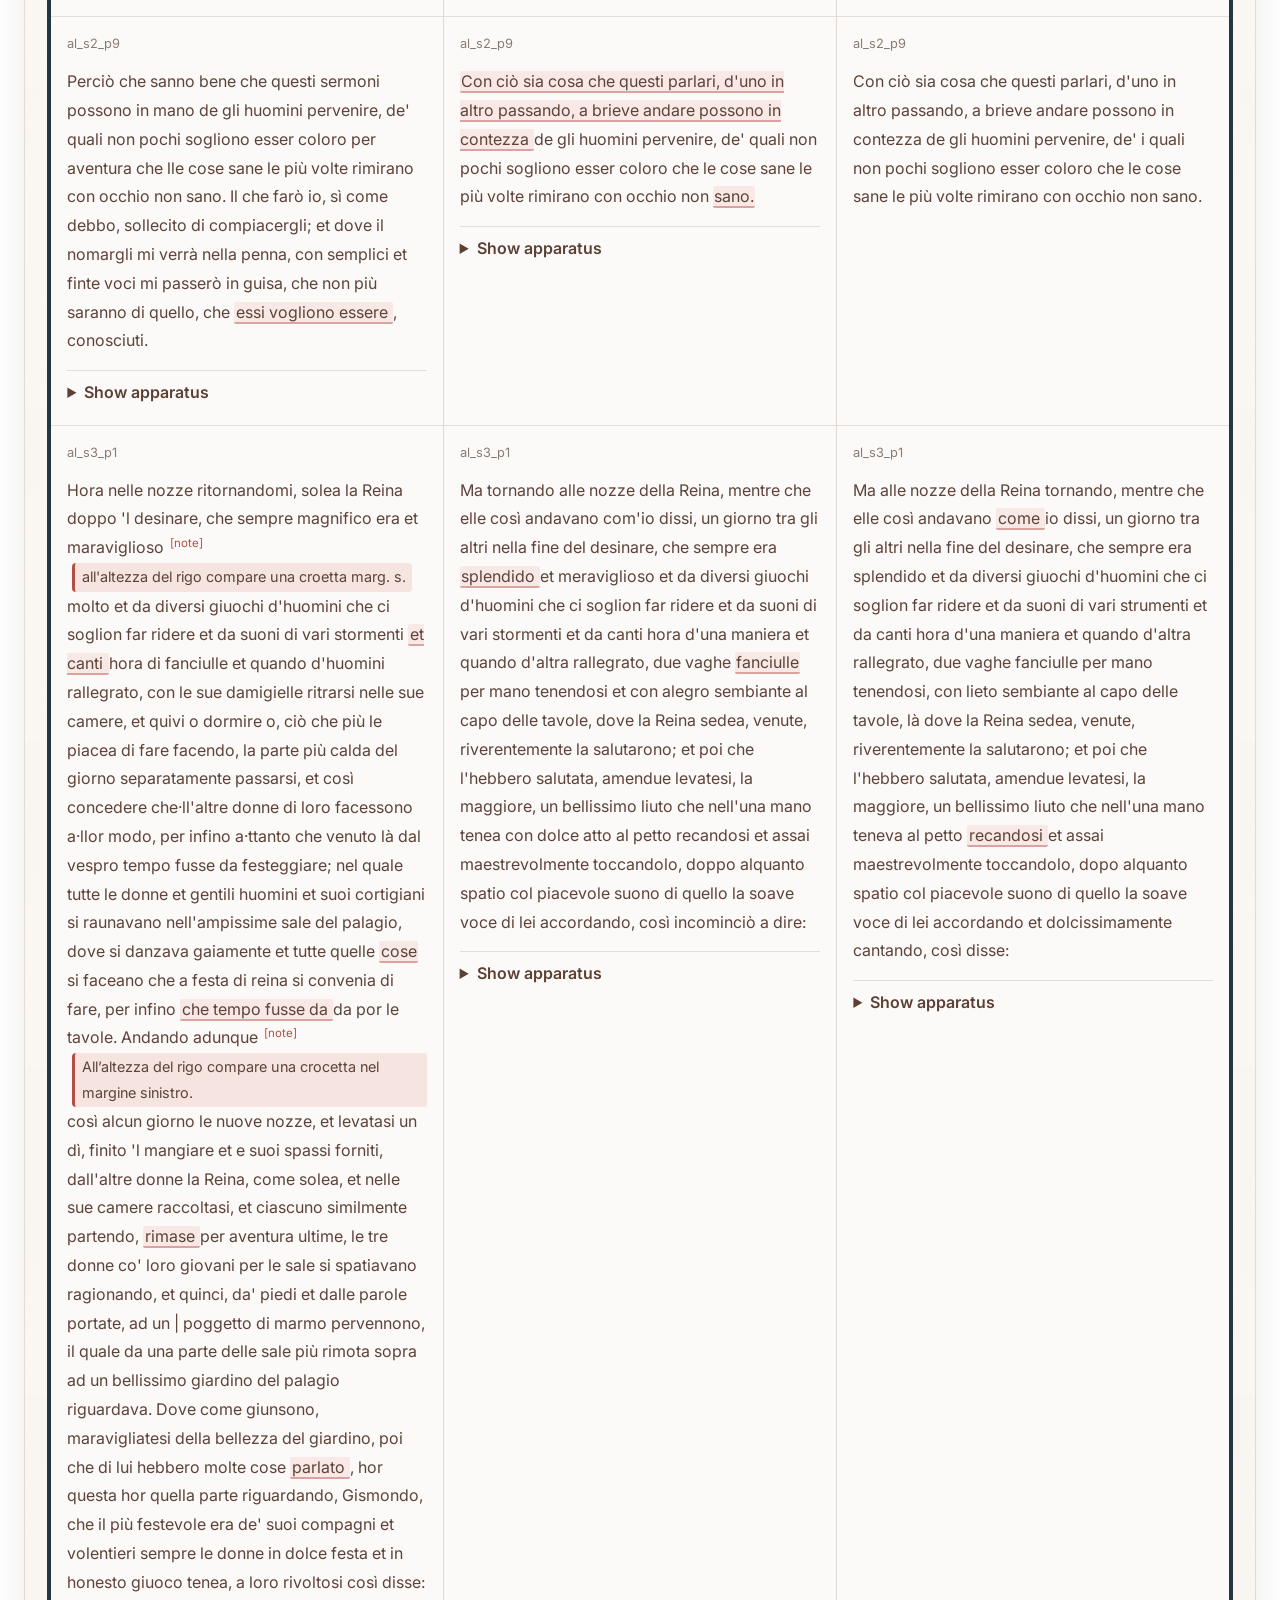
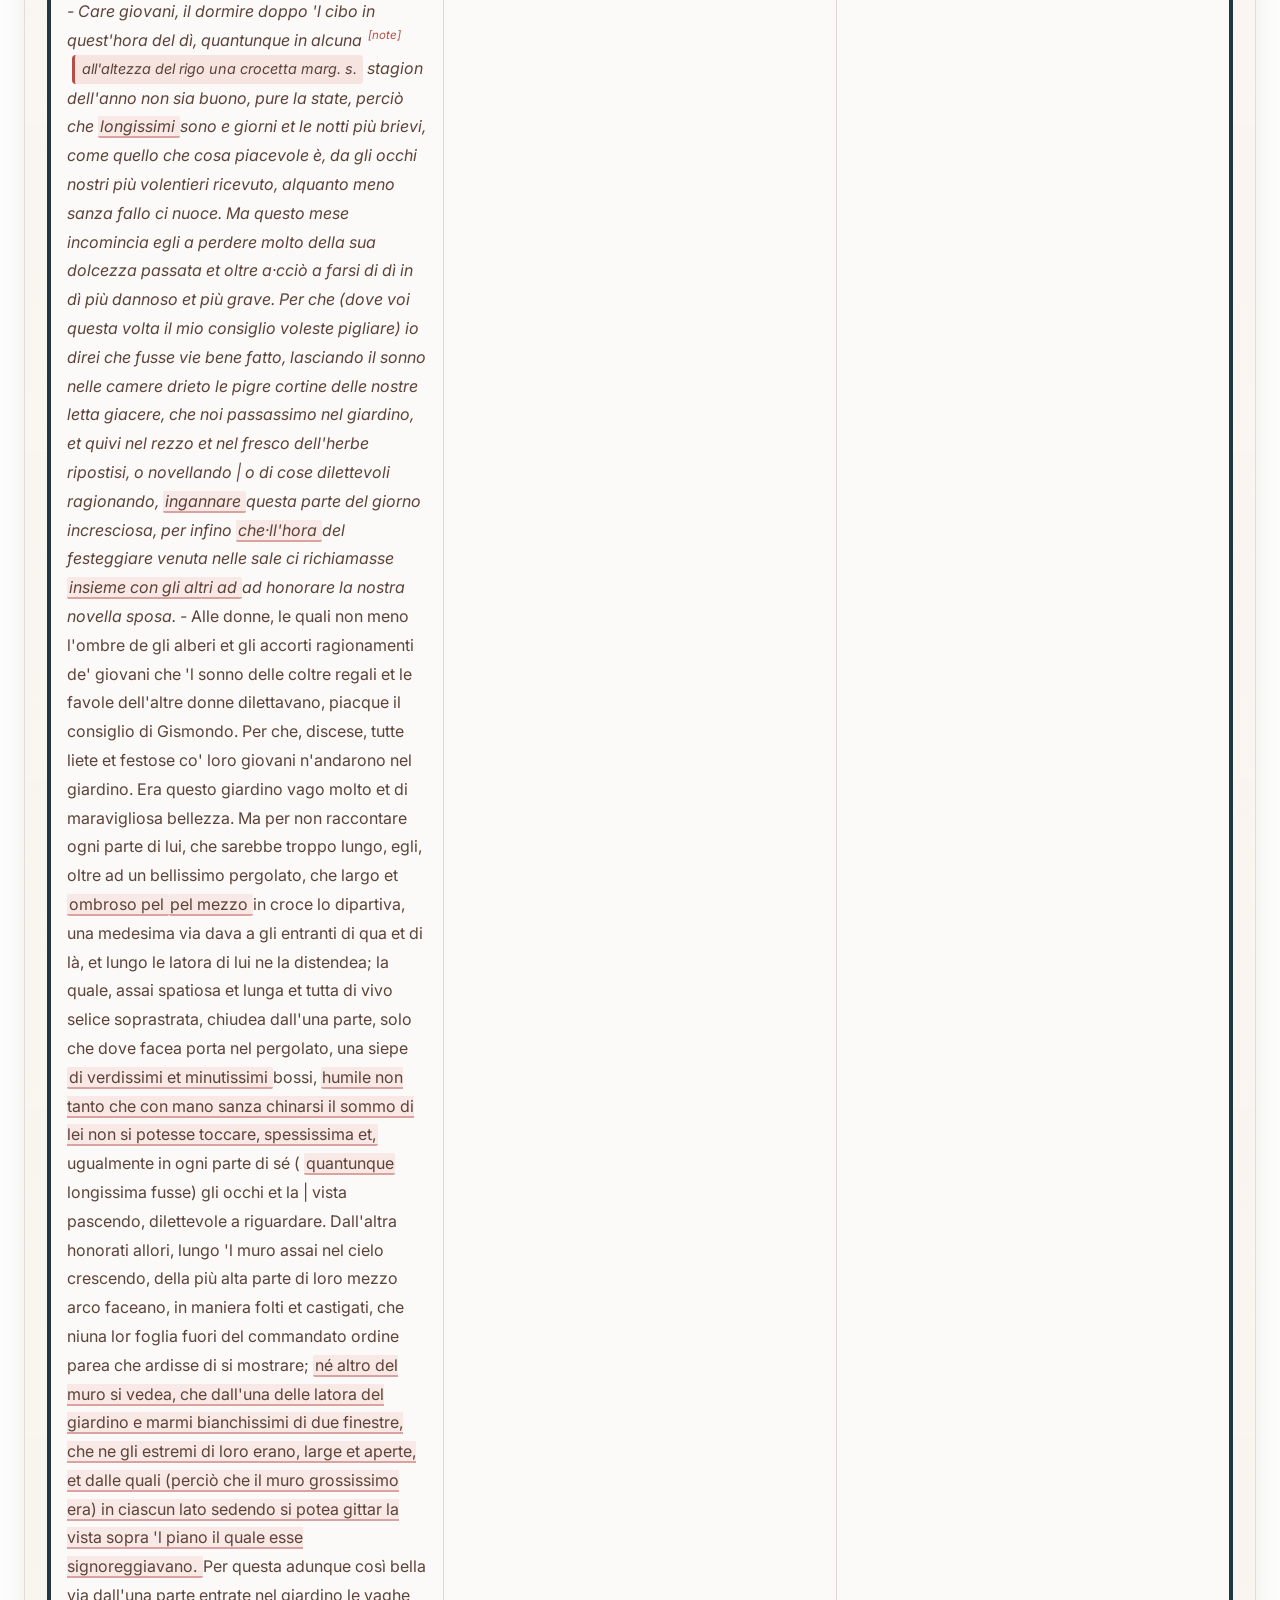
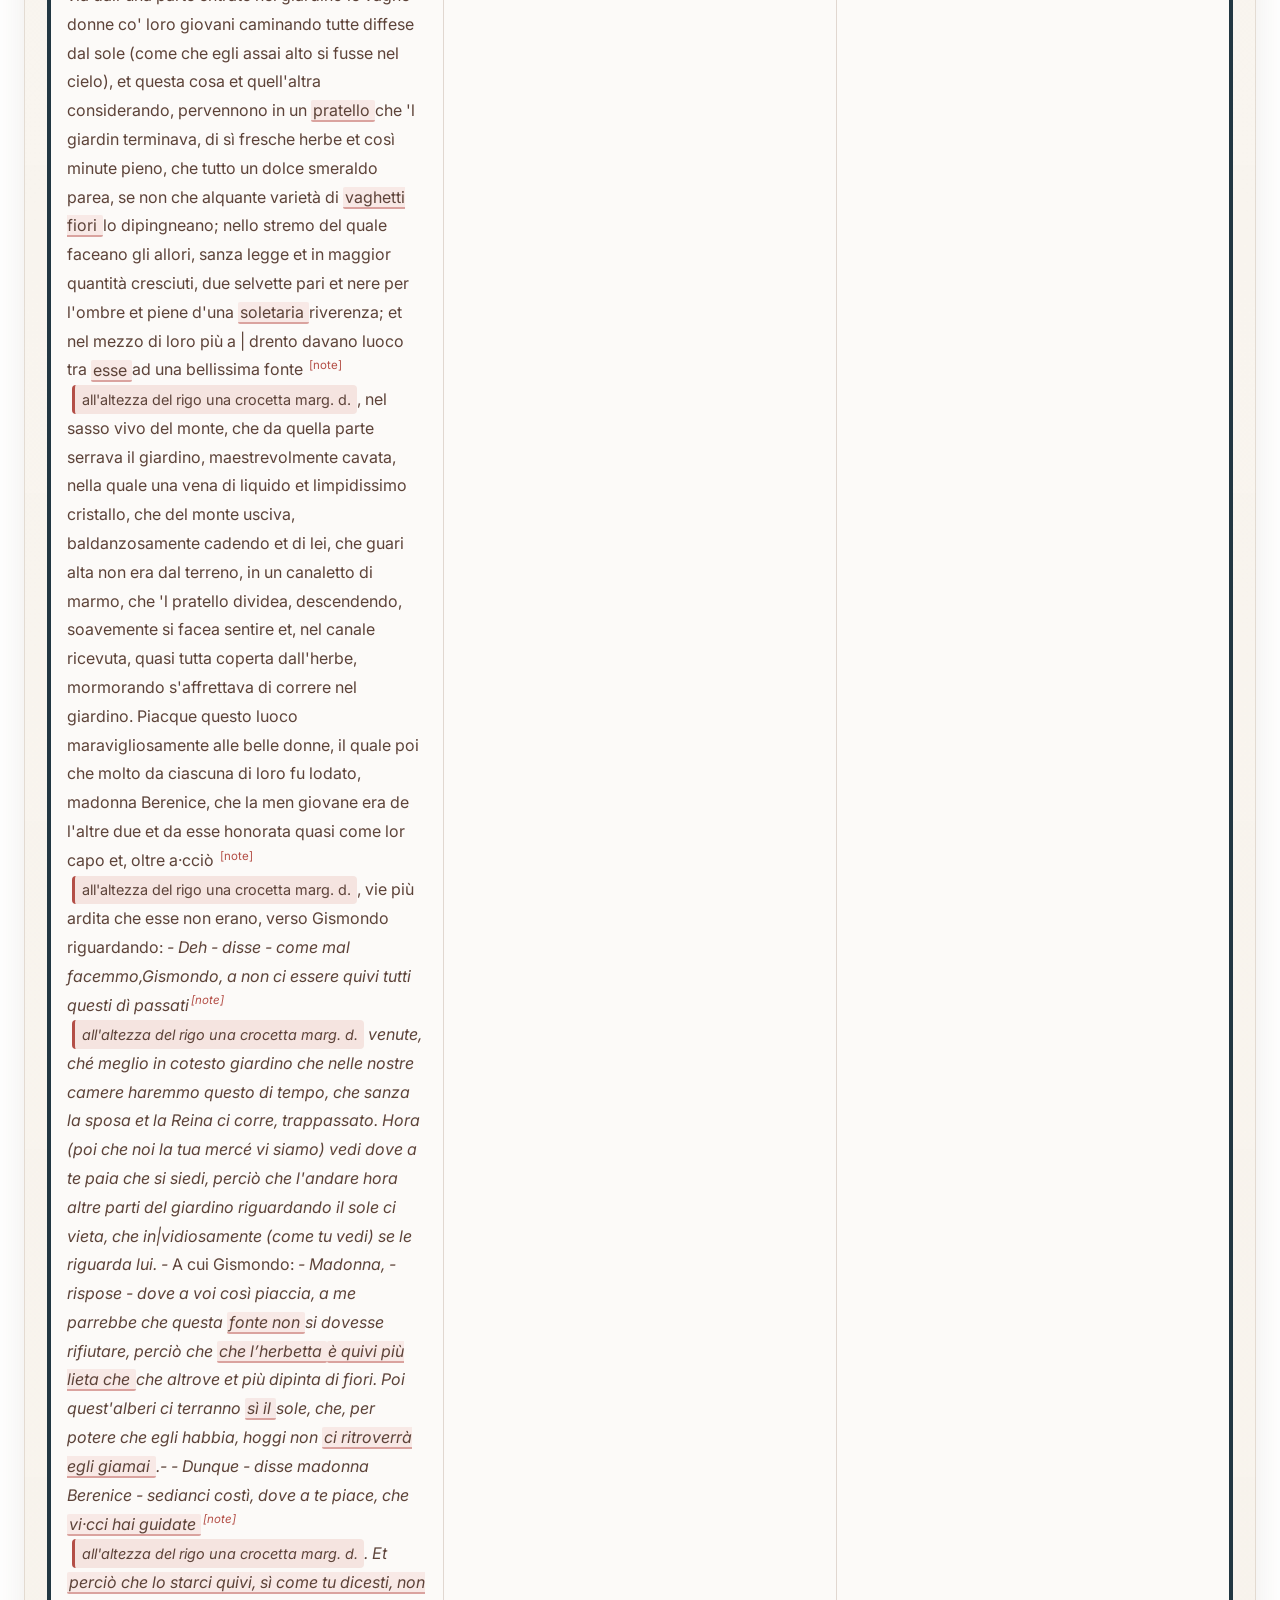
<file: synoptic.html>
<!doctype html>
<html lang="en">
<head>
  <meta charset="utf-8">
  <meta name="viewport" content="width=device-width, initial-scale=1">
  <title>Synoptic View – The Asolani Digital Edition</title>

  <link rel="preconnect" href="https://fonts.googleapis.com">
  <link rel="preconnect" href="https://fonts.gstatic.com" crossorigin>
  <link href="https://fonts.googleapis.com/css2?family=Bodoni+Moda:opsz,wght@6..96,400;6..96,500;6..96,600;6..96,700&family=Inter:wght@400;500;600&display=swap" rel="stylesheet">
  <link rel="stylesheet" href="https://cdnjs.cloudflare.com/ajax/libs/font-awesome/6.7.2/css/all.min.css">
  <link rel="stylesheet" href="style.css">
</head>
<body>

<header>
  <div class="navbar">
    <a class="site-title" href="index.html">Gli Asolani Digital Edition</a>
    <nav>
      <ul>
        <li><a href="index.html">Home</a></li>
        <li><a href="author-work.html">Author and Work</a></li>
        <li><a href="digital-edition.html">Methodology</a></li>
        <li><a href="parallel-segmentation.html">Critical View</a></li>
        <li><a href="synoptic.html" class="active">Synoptic View</a></li>
      </ul>
    </nav>
  </div>
</header>

<main class="parallel-page">

  <section class="texts-title-slide reveal reveal-1">
    <div class="texts-title-inner">
      <div class="texts-title-line" aria-hidden="true">
        <span></span>
        <span class="dot"></span>
        <span></span>
      </div>
      <h1>Synoptic View</h1>
    </div>
  </section>

  <section class="macro-banner reveal reveal-1">
    <div class="macro-banner-inner">
      <h2>Tripartite Visualization</h2>
    </div>
  </section>

  <section class="evt-intro reveal reveal-2">
    <article class="aw-panel">
      <div class="panel-tag">Method</div>
      <p>
        This interface presents manuscript Q, the 1505 edition, and the 1553 redaction in parallel.
        The alignment is based on TEI correspondence markers and preserves both parallel and non-parallel structures.
      </p>
      <p>
        The transition from the XML encoding to the web visualization was achieved through a JavaScript script that reads the TEI file,
        interprets its structure, and transforms the encoded data into an interactive HTML table.
      </p>
      <p>
        Once the page is loaded, the script fetches the XML file, parses it, and identifies the textual units that correspond across the three witnesses by means of the <code>@corresp</code> attribute.
        These aligned units are then grouped and displayed side by side in three columns, one for each witness (Q, T1, and T16), thus generating the synoptic view.
      </p>
      <p>
        The script also processes the TEI apparatus elements, such as <code>&lt;app&gt;</code>, <code>&lt;lem&gt;</code>, <code>&lt;rdg&gt;</code>, and <code>&lt;note&gt;</code>,
        converting them into interactive elements on the webpage: the main text remains readable, while the apparatus can be expanded and consulted when needed.
      </p>
    </article>
  </section>

  <section class="evt-shell reveal reveal-3">
    <div class="evt-shell-topbar">
      <span class="evt-shell-label">Synoptic Viewer</span>
      <a
        class="evt-open-link"
        href="tei/visione3.xml"
        target="_blank"
        rel="noopener noreferrer"
      >
        Open XML/TEI
      </a>
    </div>

    <div class="viewer-inner">
          <div class="viewer-titlebar">
      Gli Asolani Digital Edition
  
    </div>
    
    <div class="viewer-toolbar">
      <span class="tool-label">Synoptic view</span>
    </div>

      <div class="viewer-content">
        <div class="synoptic-table-wrapper">
          <table class="synoptic-table">
            <thead>
              <tr>
                <th>Q</th>
                <th>1505</th>
                <th>1553</th>
              </tr>
            </thead>
            <tbody id="synoptic-container">
              <tr>
                <td colspan="3">Loading synoptic view...</td>
              </tr>
            </tbody>
          </table>
        </div>
      </div>
    </div>
  </section>

  

</main>

<footer class="site-footer">

  <div class="footer-content">

    <h2 class="footer-title">
      The Asolani – Digital Edition
    </h2>

    <p class="footer-description">
      A digital scholarly edition for the exploration and comparison
      of the textual tradition of Pietro Bembo's <em>Gli Asolani</em>.
    </p>

    <p class="footer-project-info">
      Edited and developed by <strong>Francesca Gaeta</strong>
      <span class="footer-separator">·</span>
      Digital Humanities and Digital Knowledge
      <span class="footer-separator">·</span>
      Alma Mater Studiorum – University of Bologna
      <span class="footer-separator">·</span>
      2026
    </p>

    <div class="footer-actions">

      <a
        href="references.html"
        class="footer-button">
        <i class="fa-solid fa-book" aria-hidden="true"></i>
        References
      </a>

      <a
        href="https://github.com/FrancescaGaeta/asolani-digital-edition"
        target="_blank"
        rel="noopener noreferrer"
        class="footer-button">
        <i class="fa-brands fa-github" aria-hidden="true"></i>
        GitHub Repository
      </a>

    </div>

  </div>

</footer>

<script src="synoptic.js"></script>
</body>
</html>
</file>
<file: style.css>
:root {
  --bg-1: #fcfaf6;
  --bg-2: #f7f3ec;
  --bg-3: #f1e8db;

  --ink: #5c4035;
  --ink-soft: #7a5a4b;
  --muted: #978072;

  --accent: #dd7a73;
  --accent-strong: #cf6a63;
  --accent-dark: #bb5955;
  --accent-brown: #8b6148;

  --paper-light: #f7efdf;
  --paper-mid: #ead8ba;
  --paper-dark: #d6bea0;

  --line: rgba(98, 73, 56, 0.18);
  --shadow-soft: 0 10px 24px rgba(72, 51, 36, 0.08);
  --shadow-antique: 0 8px 22px rgba(84, 52, 40, 0.14),
                    inset 0 1px 0 rgba(255,255,255,0.18),
                    inset 0 -1px 0 rgba(90,50,40,0.08);

  --maxw: 1220px;
}

* {
  box-sizing: border-box;
}

html {
  scroll-behavior: smooth;
}

body {
  margin: 0;
  font-family: "Inter", sans-serif;
  color: var(--ink);
  line-height: 1.7;
  overflow-x: hidden;
  background:
    radial-gradient(circle at 16% 20%, rgba(255,255,255,0.45), transparent 12%),
    radial-gradient(circle at 82% 16%, rgba(130, 98, 72, 0.04), transparent 10%),
    radial-gradient(circle at 28% 78%, rgba(120, 90, 66, 0.03), transparent 14%),
    linear-gradient(180deg, var(--bg-1) 0%, var(--bg-2) 58%, var(--bg-3) 100%);
  background-attachment: fixed;
}

h1, h2, h3, h4,
.site-title,
.hero-home-kicker,
.hero-home-subtitle,
.enter-button,
.home-card-kicker,
.section-title,
.panel-tag,
.generic-hero h1,
.macro-banner h2 {
  font-family: "Bodoni Moda", Georgia, serif;
}

img {
  max-width: 100%;
  display: block;
}

a {
  color: var(--accent-strong);
  transition: 0.25s ease;
}

a:hover {
  color: var(--accent-dark);
}

/* animations */
.reveal {
  opacity: 0;
  transform: translateY(30px);
  animation: revealUp 0.9s ease forwards;
}

.reveal-1 { animation-delay: 0.1s; }
.reveal-2 { animation-delay: 0.25s; }
.reveal-3 { animation-delay: 0.4s; }

@keyframes revealUp {
  to {
    opacity: 1;
    transform: translateY(0);
  }
}

@keyframes floatMote {
  0%   { transform: translateY(0) translateX(0); opacity: 0.08; }
  50%  { transform: translateY(-14px) translateX(8px); opacity: 0.18; }
  100% { transform: translateY(-28px) translateX(-4px); opacity: 0.06; }
}

@keyframes pulseButton {
  0%, 100% { transform: translateY(0); }
  50% { transform: translateY(-2px); }
}

/* header */
header {
  position: sticky;
  top: 0;
  z-index: 50;
  background: rgba(252, 249, 244, 0.88);
  backdrop-filter: blur(8px);
  border-bottom: 1px solid var(--line);
}

.navbar {
  max-width: var(--maxw);
  margin: 0 auto;
  padding: 1rem 1.25rem;
  display: flex;
  justify-content: space-between;
  align-items: center;
  gap: 1rem;
}

.site-title {
  text-decoration: none;
  color: var(--ink);
  font-size: 1.12rem;
  letter-spacing: 0.02em;
}

nav ul {
  list-style: none;
  display: flex;
  gap: 1rem;
  margin: 0;
  padding: 0;
  flex-wrap: wrap;
}

nav a {
  text-decoration: none;
  color: var(--ink);
  font-size: 0.97rem;
  padding: 0.2rem 0 0.25rem;
  border-bottom: 2px solid transparent;
}

nav a:hover,
nav a.active {
  color: var(--accent-dark);
  border-bottom-color: var(--accent-dark);
}

/* home page */
.home-page {
  max-width: none;
  padding: 0;
}

.hero-home {
  min-height: auto;
  display: flex;
  align-items: center;
  position: relative;
  overflow: hidden;
  padding: 2.8rem 1.5rem 1rem;
}

.ambient-layer {
  position: absolute;
  inset: 0;
  pointer-events: none;
}

.mote {
  position: absolute;
  border-radius: 50%;
  background: rgba(210, 185, 160, 0.22);
  filter: blur(1px);
  animation: floatMote linear infinite;
}

.mote-1 { top: 14%; left: 12%; width: 8px; height: 8px; animation-duration: 12s; }
.mote-2 { top: 26%; left: 80%; width: 11px; height: 11px; animation-duration: 16s; }
.mote-3 { top: 54%; left: 8%; width: 7px; height: 7px; animation-duration: 15s; }
.mote-4 { top: 70%; left: 82%; width: 10px; height: 10px; animation-duration: 18s; }
.mote-5 { top: 82%; left: 20%; width: 9px; height: 9px; animation-duration: 14s; }
.mote-6 { top: 40%; left: 88%; width: 6px; height: 6px; animation-duration: 17s; }

.hero-home-grid {
  max-width: var(--maxw);
  margin: 0 auto;
  width: 100%;
  display: grid;
  grid-template-columns: 1fr 0.95fr;
  gap: 2.4rem;
  align-items: center;
}

.hero-home-copy {
  max-width: 560px;
  text-align: center;
  margin: 0 auto;
}

.hero-home-kicker {
  margin: 0 0 0.4rem;
  color: var(--ink-soft);
  font-size: 0.98rem;
  letter-spacing: 0.18em;
  text-transform: uppercase;
}

.hero-home h1 {
  margin: 0;
  color: var(--accent-dark);
  font-size: clamp(3.8rem, 6.3vw, 5.7rem);
  line-height: 0.95;
  letter-spacing: 0.01em;
}

.hero-home-subtitle {
  margin: 0.7rem 0 0;
  color: var(--ink-soft);
  font-size: 1.08rem;
  letter-spacing: 0.06em;
  text-transform: uppercase;
}

.ornament {
  display: flex;
  align-items: center;
  justify-content: center;
  gap: 0.8rem;
  width: min(360px, 100%);
  margin: 1.3rem auto 1.2rem;
}

.ornament span {
  display: block;
  height: 1px;
  flex: 1;
  background: rgba(111,67,38,0.24);
}

.ornament .diamond {
  width: 10px;
  height: 10px;
  flex: none;
  background: var(--accent-strong);
  transform: rotate(45deg);
}

.hero-home-text {
  max-width: 520px;
  margin: 0 auto;
  font-size: 1rem;
  color: var(--ink);
  text-align: center;
}

.hero-home-actions {
  margin-top: 1.7rem;
  text-align: center;
}

.enter-button {
  display: inline-block;
  text-decoration: none;
  padding: 0.8rem 1.25rem;
  border-radius: 4px;
  font-size: 0.98rem;
  letter-spacing: 0.03em;
  color: #fffaf8;
  background: linear-gradient(180deg, var(--accent) 0%, var(--accent-dark) 100%);
  box-shadow: 0 10px 20px rgba(187, 89, 85, 0.16);
  animation: pulseButton 2.8s ease-in-out infinite;
}

.enter-button:hover {
  color: #e7d297;
  transform: translateY(-2px);
}

.hero-home-visual {
  display: flex;
  justify-content: center;
  align-items: center;
}

.hero-illustration {
  width: 100%;
  max-width: 520px;
  display: flex;
  justify-content: center;
  align-items: center;
}

.hero-illustration img {
  width: 100%;
  max-width: 520px;
  height: auto;
  display: block;
  object-fit: contain;
  filter: saturate(0.96) contrast(1.02);
}

/* home cards */
.home-cards {
  max-width: var(--maxw);
  margin: 0 auto;
  padding: 1rem 1.5rem 3.2rem;
  display: grid;
  grid-template-columns: repeat(4, minmax(0, 1fr));
  gap: 1rem;
  align-items: stretch;
}

.home-card {
  position: relative;
  padding: 2rem 1.65rem 1.8rem;
  min-height: 230px;

  display: flex;
  flex-direction: column;
  justify-content: flex-start;

  overflow: hidden;
}

.home-card::before {
  content: "";
  position: absolute;
  inset: 0;

  background-image: url("assets/images/pergamena_box_card.png");
  background-repeat: no-repeat;
  background-position: center;
  background-size: 100% 100%;

  z-index: 0;
  pointer-events: none;
}

.home-card > * {
  position: relative;
  z-index: 1;
}

.home-card h3 {
  margin: 0 0 0.7rem;
  color: var(--accent-dark);
  font-size: 1.12rem;
  line-height: 1.2;
  font-style: italic;
}

.home-card p {
  margin: 0;
  color: var(--ink);
  font-size: 0.86rem;
  line-height: 1.45;
}

.home-card-actions {
  margin-top: auto;
  padding-top: 1.1rem;
  text-align: center;
}

/* generic pages */
.generic-page {
  max-width: var(--maxw);
  margin: 0 auto;
  padding: 2rem 1.5rem 4rem;
}

.generic-hero {
  text-align: center;
  padding: 2rem 0 2.5rem;
}

.generic-hero h1 {
  margin: 0 0 1rem;
  color: var(--accent-dark);
  font-size: clamp(3rem, 7vw, 4.8rem);
}

.generic-hero p {
  max-width: 820px;
  margin: 0 auto;
}

.section {
  margin-top: 2.5rem;
}

.section h2 {
  color: var(--accent-dark);
  font-size: 2rem;
  margin-bottom: 1rem;
}

.panel {
  background: rgba(255,255,255,0.52);
  border: 1px solid var(--line);
  box-shadow: var(--shadow-soft);
  padding: 1.5rem;
}

.button,
.button-secondary {
  display: inline-block;
  text-decoration: none;
  margin-top: 1rem;
  padding: 0.7rem 1rem;
  border-radius: 4px;
}

.button {
  background: linear-gradient(180deg, var(--accent) 0%, var(--accent-dark) 100%);
  color: #fffaf8;
}

.button-secondary {
  border: 1px solid var(--accent-dark);
  color: var(--accent-dark);
}

.button:hover {
  color: #e7d297;
  transform: translateY(-2px);
}

.button-secondary:hover {
  color: #e7d297;
  transform: translateY(-2px);
}

/* author and work page */
.texts-ppt-page {
  max-width: none;
  padding: 0 1.5rem 4rem;
}

.texts-title-slide {
  padding: 3rem 0 2rem;
  text-align: center;
}

.texts-title-inner {
  max-width: 900px;
  margin: 0 auto;
}

.texts-title-line {
  width: min(460px, 82%);
  margin: 0 auto 1rem;
  display: flex;
  align-items: center;
  gap: 1rem;
}

.texts-title-line span {
  flex: 1;
  height: 1px;
  background: rgba(111,67,38,0.22);
}

.texts-title-line .dot {
  flex: none;
  width: 8px;
  height: 8px;
  background: var(--accent-strong);
  border-radius: 50%;
}

.texts-title-slide h1 {
  margin: 0;
  color: var(--accent-dark);
  font-size: clamp(3.8rem, 8vw, 5.6rem);
  line-height: 0.95;
}

.section-title {
  margin: 0 0 1rem;
  color: var(--accent-dark);
  font-size: clamp(2.2rem, 4.2vw, 3.5rem);
  line-height: 0.96;
}

.centered-title {
  text-align: center;
}

.section-subtitle {
  text-align: center;
  margin: -0.6rem 0 2rem;
  color: var(--ink-soft);
  font-size: 1.05rem;
  letter-spacing: 0.05em;
  text-transform: uppercase;
}

/* banners using banner.png */

.macro-banner {
  width: 100%;
  margin: 2.4rem 0 2.6rem;
  padding: 0;
}

.macro-banner-inner {
  width: 100%;
  min-height: 100px;
  display: flex;
  flex-direction: column;
  justify-content: center;
  align-items: center;
  text-align: center;

  padding: 1.2rem 2rem;
  border-radius: 0;

  background: linear-gradient(180deg, #e9958d 0%, #d8746c 100%);
  box-shadow: 0 12px 28px rgba(120, 60, 52, 0.14);
  position: relative;
  overflow: hidden;
}

.macro-banner-inner::after {
  content: "";
  position: absolute;
  inset: 12px;
  border: 1px solid rgba(255, 255, 255, 0.24);
  pointer-events: none;
}

.macro-banner-mini {
  display: block;
  margin-bottom: 0.4rem;
  font-size: 0.78rem;
  letter-spacing: 0.18em;
  text-transform: uppercase;
  color: rgba(255, 248, 245, 0.78);
  position: relative;
  z-index: 1;
}

.macro-banner h2 {
  margin: 0;
  font-size: clamp(2.1rem, 4.5vw, 3.4rem);
  color: #fffaf8;
  position: relative;
  z-index: 1;
}

/* clean content panels */
.aw-panel {
  background: rgba(255, 252, 247, 0.88);
  border: 1px solid rgba(130, 98, 72, 0.14);
  box-shadow: 0 10px 28px rgba(72, 51, 36, 0.06);
  border-radius: 14px;
  padding: 2rem 2rem 1.8rem;
}

.aw-panel p,
.aw-panel li {
  font-size: 0.98rem;
  line-height: 1.62;
  margin: 0;
}

.aw-panel p + p {
  margin-top: 1rem;
}

.aw-panel ul {
  margin: 0;
  padding-left: 1.2rem;
}

.aw-panel li + li {
  margin-top: 0.5rem;
}

.panel-tag {
  display: inline-block;
  margin-bottom: 0.9rem;
  padding: 0.36rem 0.85rem;
  background: rgba(207,106,99,0.10);
  border: 1px solid rgba(207,106,99,0.22);
  color: var(--accent-dark);
  font-size: 0.82rem;
  letter-spacing: 0.05em;
  text-transform: uppercase;
  border-radius: 999px;
}

/* author */
.author-layout {
  display: grid;
  grid-template-columns: 320px 1fr;
  gap: 2rem;
  align-items: start;
  max-width: 1280px;
  margin: 0.5rem auto 0;
  padding: 2rem 0 4rem;
}

.author-figure img {
  width: 100%;
  border: 10px solid #e6d6bf;
  box-shadow: 0 12px 30px rgba(70,45,20,0.12);
  border-radius: 6px;
}

.author-figure figcaption {
  margin-top: 0.9rem;
  font-size: 0.95rem;
  text-align: center;
  color: var(--ink-soft);
}

/* timeline */
.timeline-block {
  display: grid;
  grid-template-columns: 1fr;
  gap: 0;
  max-width: 1240px;
  margin: 0 auto;
  padding: 0.2rem 0 3.2rem;
}

.timeline-main {
  min-width: 0;
}

.timeline-readable {
  margin-top: 1.4rem;
  position: relative;
}

.timeline-axis {
  position: absolute;
  left: 10%;
  right: 10%;
  top: 50%;
  height: 2px;
  background: linear-gradient(90deg, rgba(187,89,85,0.42), rgba(139,97,72,0.42));
  transform: translateY(-50%);
}

.timeline-row {
  position: relative;
  height: 250px;
}

.timeline-row.top-row {
  margin-bottom: 8px;
}

.timeline-row.bottom-row {
  margin-top: 8px;
}

.timeline-card {
  position: absolute;
  width: 170px;
  text-align: center;
}

.timeline-bubble {
  width: 170px;
  min-height: 170px;
  margin: 0 auto;
  padding: 0;
  border-radius: 50%;
  background: linear-gradient(180deg, #f7efdf 0%, #ead8ba 100%);
  border: 2px solid rgba(139, 97, 72, 0.26);
  box-shadow: 0 8px 14px rgba(70,45,20,0.07);
  color: var(--accent-brown);
  display: flex;
  align-items: center;
  justify-content: center;
  text-align: center;
}

.timeline-bubble-text {
  width: 74%;
  margin: 0 auto;
  font-size: 0.72rem;
  line-height: 1.2;
  text-align: center;
  word-break: normal;
  overflow-wrap: normal;
  hyphens: none;
}

.timeline-bubble-text em {
  white-space: nowrap;
}

.timeline-stem {
  width: 3px;
  height: 32px;
  background: rgba(139, 97, 72, 0.5);
  margin: 0 auto;
  position: relative;
}

.timeline-stem::before,
.timeline-stem::after {
  content: "";
  position: absolute;
  left: 50%;
  transform: translateX(-50%);
  width: 8px;
  height: 8px;
  border-radius: 50%;
  background: var(--accent-dark);
}

.timeline-stem::before { top: -4px; }
.timeline-stem::after { bottom: -4px; }

.timeline-year-tag {
  display: inline-block;
  background: linear-gradient(180deg, var(--accent) 0%, var(--accent-dark) 100%);
  color: #fff9f5;
  padding: 0.28rem 0.65rem;
  font-family: "Bodoni Moda", Georgia, serif;
  font-size: 0.82rem;
  letter-spacing: 0.02em;
  border-radius: 999px;
}

.pos-1 { left: 2%; }
.pos-2 { left: 18%; }
.pos-3 { left: 34%; }
.pos-4 { left: 50%; }
.pos-5 { left: 66%; }
.pos-6 { left: 82%; }

/* parallel segmentation / evt */
.parallel-page {
  max-width: none;
  padding: 0 1.5rem 4rem;
}

.evt-intro {
  max-width: 1100px;
  margin: 0 auto 2rem;
}

.evt-shell {
  max-width: 1320px;
  margin: 0 auto;
  border-radius: 18px;
  overflow: hidden;
  background:
    linear-gradient(180deg, rgba(255,255,255,0.62), rgba(245,239,230,0.82));
  border: 1px solid rgba(120, 88, 66, 0.16);
  box-shadow:
    0 18px 36px rgba(78, 54, 40, 0.10),
    inset 0 1px 0 rgba(255,255,255,0.35);
}

.evt-shell-topbar {
  display: flex;
  justify-content: space-between;
  align-items: center;
  gap: 1rem;
  padding: 0.95rem 1.2rem;
  background: linear-gradient(180deg, rgba(221,122,115,0.92), rgba(187,89,85,0.95));
  color: #fff8f5;
}

.evt-shell-label {
  font-family: "Bodoni Moda", Georgia, serif;
  font-size: 1rem;
  letter-spacing: 0.05em;
}

.evt-open-link {
  color: #fffaf7;
  text-decoration: none;
  font-size: 0.92rem;
  border-bottom: 1px solid rgba(255,255,255,0.45);
}

.evt-open-link:hover {
  color: #fff;
  border-bottom-color: rgba(255,255,255,0.8);
}

.evt-frame-wrap {
  padding: 0.9rem;
  background:
    linear-gradient(180deg, rgba(252,250,246,0.82), rgba(243,236,226,0.92));
}

.evt-frame {
  width: 100%;
  min-height: 82vh;
  border: 0;
  border-radius: 12px;
  background: #fff;
  box-shadow: inset 0 0 0 1px rgba(98, 73, 56, 0.08);
}

/* work */
.work-layout {
  display: grid;
  grid-template-columns: 1fr 360px 1fr;
  gap: 2rem;
  align-items: center;
  max-width: 1360px;
  margin: 0.5rem auto 0;
  padding: 4rem 0;
}

.work-center {
  text-align: center;
}

.work-title {
  margin-bottom: 1.4rem;
}

.oval-image {
  padding: 0.9rem;
  background: rgba(255,255,255,0.42);
  border-radius: 50%;
  box-shadow: 0 10px 24px rgba(70,45,20,0.10);
}

.oval-image img {
  width: 100%;
  aspect-ratio: 1 / 1;
  object-fit: cover;
  border-radius: 50%;
}

/* dilemmi */
.dilemmi-intro {
  max-width: 1100px;
  margin: 0 auto 2rem;
}

.dilemmi-criteria-image {
  max-width: 1100px;
  margin: 0 auto 2.5rem;
}

.dilemmi-criteria-figure {
  margin: 0;
}

.dilemmi-criteria-figure img {
  width: 100%;
  display: block;
  border-radius: 10px;
  box-shadow: 0 12px 28px rgba(60, 40, 20, 0.12);
  border: 8px solid rgba(255, 255, 255, 0.55);
}

.dilemmi-choices {
  max-width: 1280px;
  margin: 0 auto 3rem;
}

.dilemmi-choices-grid {
  display: grid;
  grid-template-columns: 260px 1fr;
  gap: 2rem;
  align-items: start;
}

.dilemmi-choices-figure {
  margin: 0;
}

.dilemmi-choices-figure--cover {
  align-self: start;
}

.dilemmi-choices-figure--criteria {
  grid-column: 2;
}

.dilemmi-choices-figure--cover img {
  width: 100%;
  max-width: 350px;
  margin: 0 auto;
  display: block;
  background: transparent;
  border: none;
  border-radius: 0;
  box-shadow: none;
  object-fit: contain;
}

.dilemmi-choices-figure--criteria img {
  width: 100%;
  max-width: 900px;
  display: block;
  margin: 0 auto;
  border-radius: 10px;
  box-shadow: 0 12px 28px rgba(60, 40, 20, 0.12);
  border: 8px solid rgba(255, 255, 255, 0.55);
}

.dilemmi-choices-text {
  grid-column: 2;
}

/* witness gallery */
.witness-gallery {
  max-width: 1200px;
  margin: 0 auto;
  padding-bottom: 2rem;
}

.witness-gallery-grid {
  display: grid;
  grid-template-columns: repeat(3, 1fr);
  gap: 1.5rem;
  margin-top: 1.5rem;
}

.witness-card {
  margin: 0;
  text-align: center;
}

.witness-card {
  margin: 0;
  text-align: center;
  display: flex;
  flex-direction: column;
  align-items: center;
}

.witness-card img {
  width: 220px;
  height: 320px;
  object-fit: contain;
  display: block;
  margin: 0 auto;
  background: transparent;
  border: none;
  box-shadow: none;
}


.witness-card figcaption {
  margin-top: 0.8rem;
  color: var(--accent-brown);
  font-size: 0.96rem;
}

/* editions analysed by Dilemmi */
.books-section {
  max-width: 1200px;
  margin: 0 auto;
  padding: 2rem 0 4rem;
}

.book-showcase--three {
  display: grid;
  grid-template-columns: repeat(3, 1fr);
  gap: 2rem;
  align-items: start;
  justify-items: center;
}

.book-card {
  width: 100%;
  max-width: 240px;
  text-align: center;
  display: flex;
  flex-direction: column;
  align-items: center;
}

.book-image {
  width: 220px;
  height: 320px;
  object-fit: contain;
  display: block;
  margin: 0 auto 1rem;
  background: transparent;
  border: none;
  box-shadow: none;
}

.book-image-q {
  transform: scale(1);
  transform-origin: center;
}

.book-caption {
  max-width: 220px;
  margin: 0 auto;
}

.book-caption h3 {
  margin: 0 0 0.35rem;
  color: var(--accent-dark);
  font-size: 1.15rem;
}

.book-caption p {
  margin: 0;
  font-size: 0.94rem;
  line-height: 1.5;
  color: var(--ink);
}


/* criteri di edizione pdf viewer */
.edition-criteria-section {
  max-width: 1280px;
  margin: 0 auto;
  padding: 2rem 0 4rem;
}

.edition-criteria-viewer {
  border-radius: 18px;
  overflow: hidden;
  background:
    linear-gradient(180deg, rgba(255,255,255,0.62), rgba(245,239,230,0.82));
  border: 1px solid rgba(120, 88, 66, 0.16);
  box-shadow:
    0 18px 36px rgba(78, 54, 40, 0.10),
    inset 0 1px 0 rgba(255,255,255,0.35);
}

.edition-criteria-topbar {
  display: flex;
  justify-content: space-between;
  align-items: center;
  gap: 1rem;
  padding: 0.95rem 1.2rem;
  background: linear-gradient(180deg, rgba(221,122,115,0.92), rgba(187,89,85,0.95));
  color: #fff8f5;
}

.edition-criteria-label {
  font-family: "Bodoni Moda", Georgia, serif;
  font-size: 1rem;
  letter-spacing: 0.04em;
}

.edition-criteria-link {
  color: #fffaf7;
  text-decoration: none;
  font-size: 0.92rem;
  border-bottom: 1px solid rgba(255,255,255,0.45);
}

.edition-criteria-link:hover {
  color: #fff;
  border-bottom-color: rgba(255,255,255,0.8);
}

.edition-criteria-frame-wrap {
  padding: 0.9rem;
  background:
    linear-gradient(180deg, rgba(252,250,246,0.82), rgba(243,236,226,0.92));
}

.edition-criteria-frame {
  width: 100%;
  height: 85vh;
  min-height: 700px;
  border: 0;
  border-radius: 12px;
  background: #fff;
  box-shadow: inset 0 0 0 1px rgba(98, 73, 56, 0.08);
}

/* specific image enlargements */
.img-bembo-large {
  max-width: 420px;
  width: 100%;
}

.img-dilemmi-cover-large {
  max-width: 430px !important;
  width: 100%;
}

.book-image-1505-large,
.book-image-1553-large {
  transform: scale(1.18);
  transform-origin: center;
}


/* synoptic */

.synoptic-page {
  max-width: 1900px;
  margin: 2rem auto 3rem auto;
  padding: 0 1.2rem;
}

.viewer-shell {
  background: #f8f5f1;
  border: 1px solid #d9cfc8;
  border-radius: 28px;
  overflow: hidden;
}

.viewer-inner {
  padding: 1.4rem;
}

.viewer-titlebar {
  background: #d8837b;
  color: #fff7f3;
  border-radius: 22px 22px 0 0;
  padding: 1.2rem 1.5rem;
  font-size: 1.9rem;
  font-weight: 700;
}

.viewer-toolbar {
  background: #223742;
  padding: 0.9rem 1rem;
}

.tool-label {
  display: inline-block;
  background: #f5efea;
  color: #5a4138;
  border: 1px solid #d6c8bf;
  border-radius: 8px;
  padding: 0.5rem 0.9rem;
  font-size: 1rem;
}

.viewer-content {
  padding-top: 1.2rem;
}

.synoptic-table-wrapper {
  overflow-x: auto;
}

.synoptic-table {
  width: 100%;
  border-collapse: collapse;
  table-layout: fixed;
  background: #fcfaf8;
  border-left: 4px solid #223742;
  border-right: 4px solid #223742;
}

.synoptic-table thead th {
  text-align: left;
  padding: 1rem 1.2rem;
  background: #f3ece7;
  color: #674c42;
  border-bottom: 2px solid #d9cfc8;
  font-size: 1rem;
}

.synoptic-table td,
.synoptic-table th {
  border-right: 1px solid #e1d7d0;
}

.synoptic-table td:last-child,
.synoptic-table th:last-child {
  border-right: none;
}

.synoptic-table tbody tr {
  border-bottom: 1px solid #e5ddd7;
  vertical-align: top;
}

.synoptic-table td {
  padding: 1rem 1rem 1.2rem 1rem;
  vertical-align: top;
}

.synoptic-cell {
  vertical-align: top;
}

.variant-inline {
  background: rgba(216, 131, 123, 0.14);
  border-bottom: 2px solid rgba(180, 79, 71, 0.45);
  padding: 0 0.08em;
  border-radius: 2px;
  color: inherit;
  text-decoration: none;
  cursor: pointer;
}

.variant-inline:hover {
  background: rgba(216, 131, 123, 0.22);
}

.apparatus-box {
  margin-top: 0.9rem;
  border-top: 1px solid #e5ddd7;
  padding-top: 0.5rem;
}

.apparatus-box summary {
  cursor: pointer;
  font-weight: 600;
}

.app-entry.active {
  background: #f5e4e0;
  border-left: 3px solid #b44f47;
  padding: 0.4rem 0.6rem;
  border-radius: 4px;
}

.unit-id {
  font-size: 0.8rem;
  color: #8a7c73;
  margin-bottom: 0.75rem;
}

.witness-text {
  line-height: 1.8;
  font-size: 1rem;
  color: #5d4339;
  word-break: break-word;
}

.witness-text.empty {
  color: #9b918a;
  font-style: italic;
}

.inline-apparatus {
  margin-top: 0.8rem;
  padding-top: 0.7rem;
  border-top: 1px solid #e6ddd7;
  font-size: 0.92rem;
}

.app-entry {
  margin-bottom: 0.8rem;
}

.app-entry ul {
  margin: 0.35rem 0 0.45rem 1.2rem;
  padding: 0;
}

.app-note {
  color: #7a6b63;
  font-size: 0.9rem;
}

.variant-inline {
  background: rgba(216, 131, 123, 0.14);
  border-bottom: 2px solid rgba(180, 79, 71, 0.45);
  padding: 0 0.08em;
  border-radius: 2px;
}

.variant-marker {
  color: #b44f47;
  font-size: 0.72em;
  font-weight: 700;
  margin-left: 0.08em;
}

.note-inline {
  color: #b44f47;
  font-size: 0.72em;
  vertical-align: super;
  margin-left: 0.15em;
}

.note-visible {
  display: inline-block;
  margin-left: 0.3rem;
  background: #f5e4e0;
  color: #5d4339;
  border-left: 3px solid #b44f47;
  padding: 0.08rem 0.4rem;
  border-radius: 4px;
  font-size: 0.9rem;
}

.tei-add {
  color: #8b3f3a;
}

.tei-del {
  text-decoration: line-through;
  opacity: 0.72;
}

.quoted {
  font-style: italic;
}

@media (max-width: 1200px) {
  .synoptic-table {
    min-width: 1100px;
  }
}

/* --- IMAGE ROW (Digital Edition) --- */
.image-row {
  display: flex;
  justify-content: center;
  gap: 1.5rem; /* spazio tra immagini */
  margin: 2rem 0;
  flex-wrap: wrap;
}

/* singolo blocco immagine */
.image-row .feature-image {
  flex: 1;
  max-width: 280px; /* dimensione ridotta */
  text-align: center;
}

/* immagini più piccole */
.image-row .feature-image img {
  width: 100%;
  height: auto;
  border-radius: 10px;
  border: 6px solid rgba(255,255,255,0.5);
  box-shadow: 0 8px 18px rgba(72, 51, 36, 0.12);
  object-fit: contain;
}

/* didascalie */
.image-row figcaption {
  margin-top: 0.6rem;
  font-size: 0.85rem;
  color: var(--ink-soft);
  line-height: 1.4;
}

/* ONLY for the images in the Critical View section */
.critical-image-stack {
  max-width: 900px;
  margin: 2rem auto 0;
  display: flex;
  flex-direction: column;
  gap: 2.5rem;
}

.critical-image-item {
  margin: 0;
  text-align: center;
}

.critical-image-item img {
  width: 100%;
  max-width: 900px;
  height: auto;
  margin: 0 auto;
  display: block;
  border-radius: 14px;
  border: 8px solid rgba(255,255,255,0.5);
  box-shadow: 0 12px 28px rgba(72, 51, 36, 0.12);
}

.critical-image-item figcaption {
  margin-top: 0.8rem;
  font-size: 0.95rem;
  line-height: 1.4;
  color: var(--ink-soft);
}

/* ONLY for the buttons in this section */
.critical-buttons {
  margin-top: 2rem;
  display: flex;
  justify-content: center;
  gap: 1rem;
  flex-wrap: wrap;
}

.critical-buttons .button {
  margin-top: 0;
}

@media (max-width: 900px) {
  .critical-image-stack {
    gap: 1.8rem;
  }

  .critical-image-item img {
    max-width: 100%;
  }

  .critical-buttons {
    flex-direction: column;
    align-items: center;
  }
}

/* ONLY for Synoptic View images */
.synoptic-image-stack {
  max-width: 900px;
  margin: 2rem auto 0;
  display: flex;
  flex-direction: column;
  gap: 2.5rem;
}

.synoptic-image-item {
  margin: 0;
  text-align: center;
}

.synoptic-image-item img {
  width: 100%;
  max-width: 900px;
  height: auto;
  margin: 0 auto;
  display: block;
  border-radius: 14px;
  border: 8px solid rgba(255,255,255,0.5);
  box-shadow: 0 12px 28px rgba(72, 51, 36, 0.12);
}

.synoptic-image-item figcaption {
  margin-top: 0.8rem;
  font-size: 0.95rem;
  line-height: 1.4;
  color: var(--ink-soft);
}

/* ONLY for Synoptic buttons */
.synoptic-buttons {
  margin-top: 2rem;
  display: flex;
  justify-content: center;
  gap: 1rem;
  flex-wrap: wrap;
}

.synoptic-buttons .button {
  margin-top: 0;
}

@media (max-width: 900px) {
  .synoptic-image-stack {
    gap: 1.8rem;
  }

  .synoptic-image-item img {
    max-width: 100%;
  }

  .synoptic-buttons {
    flex-direction: column;
    align-items: center;
  }
}


.feature-block {
  display: grid;
  grid-template-columns: 1.2fr 0.9fr;
  gap: 2rem;
  align-items: center;
  margin: 2.5rem 0;
  padding: 1.5rem 0;
  border-top: 1px solid rgba(120, 90, 80, 0.15);
}

.feature-block.reverse {
  grid-template-columns: 0.9fr 1.2fr;
}

.feature-block.reverse .feature-text {
  order: 2;
}

.feature-block.reverse .feature-image {
  order: 1;
}

.feature-text h3 {
  margin-bottom: 0.8rem;
}

.feature-image img {
  width: 100%;
  display: block;
  border-radius: 14px;
  object-fit: cover;
  box-shadow: 0 4px 14px rgba(0, 0, 0, 0.08);
}

@media (max-width: 900px) {
  .feature-block,
  .feature-block.reverse {
    grid-template-columns: 1fr;
  }

  .feature-block.reverse .feature-text,
  .feature-block.reverse .feature-image {
    order: unset;
  }
}

.evt-topbar-actions {
  display: flex;
  gap: 1rem;
  align-items: center;
}

/* responsive */
@media (max-width: 1280px) {
  .timeline-readable {
    min-height: auto;
  }

  .timeline-axis {
    display: none;
  }

  .timeline-row {
    height: auto;
    display: grid;
    grid-template-columns: repeat(2, 1fr);
    gap: 1.2rem;
    margin: 0;
  }

  .timeline-card {
    position: static;
    width: 100%;
  }

  .timeline-bubble {
    width: 100%;
    max-width: 320px;
    min-height: 220px;
  }

  .timeline-bubble-text {
    width: 76%;
    font-size: 0.92rem;
  }

  .timeline-stem {
    display: none;
  }

  .timeline-row.bottom-row,
  .timeline-row.top-row {
    margin: 0;
  }

  .timeline-row.bottom-row {
    margin-top: 1.2rem;
  }
}

@media (max-width: 1200px) {
  .work-layout {
    grid-template-columns: 1fr;
  }
}

@media (max-width: 1100px) {
  .home-cards {
    grid-template-columns: 1fr;
  }

  .author-layout,
  .dilemmi-choices-grid,
  .witness-gallery-grid {
    grid-template-columns: 1fr;
  }
}

@media (max-width: 900px) {
  .book-showcase--three {
    grid-template-columns: 1fr;
  }

  .book-image {
    height: 300px;
    max-width: 220px;
  }
}

@media (max-width: 980px) {
  .hero-home-grid {
    grid-template-columns: 1fr;
    gap: 2rem;
    text-align: center;
  }

  .hero-home-copy {
    text-align: center;
    max-width: 720px;
    margin: 0 auto;
  }

  .ornament {
    justify-content: center;
    margin-left: auto;
    margin-right: auto;
  }

  .hero-home-text {
    margin-left: auto;
    margin-right: auto;
  }

  .hero-home-visual {
    margin-top: 0.5rem;
  }

  .hero-illustration {
    max-width: 460px;
  }
}

@media (max-width: 760px) {
  .texts-ppt-page,
  .work-layout,
  .author-layout,
  .timeline-block,
  .generic-page,
  .dilemmi-intro,
  .dilemmi-choices,
  .witness-gallery,
  .parallel-page {
    padding-left: 1rem;
    padding-right: 1rem;
  }

  .timeline-row {
    grid-template-columns: 1fr;
  }

  .timeline-bubble {
    max-width: 100%;
    min-height: 220px;
  }

  .author-layout,
  .dilemmi-choices-grid,
  .witness-gallery-grid {
    gap: 1.5rem;
  }

  .evt-shell-topbar {
    flex-direction: column;
    align-items: flex-start;
  }

  .evt-frame {
    min-height: 72vh;
  }
}

@media (max-width: 700px) {
  .hero-home {
    padding: 2rem 1rem 1rem;
  }

  .hero-home h1 {
    font-size: clamp(3.3rem, 15vw, 5.2rem);
  }

  .hero-home-subtitle {
    font-size: 1rem;
    letter-spacing: 0.05em;
  }

  .home-cards {
    padding-left: 1rem;
    padding-right: 1rem;
  }

  .home-card {
    padding: 2.3rem 1.9rem;
    min-height: 280px;
  }

  .home-card h3 {
    font-size: 1.28rem;
  }

  .navbar {
    flex-direction: column;
    align-items: flex-start;
  }
}
.home-card-actions {
  margin-top: 1.2rem;
}

.home-card-button {
  display: inline-block;
  text-decoration: none;
  padding: 0.62rem 1rem;
  border-radius: 4px;
  font-size: 0.92rem;
  color: #fffaf8;
  background: linear-gradient(180deg, var(--accent) 0%, var(--accent-dark) 100%);
  box-shadow: 0 8px 16px rgba(187, 89, 85, 0.14);
}

.home-card-button:hover {
  color: #e7d297;
  transform: translateY(-2px);
}

.home-card-actions {
  margin-top: 1.2rem;
  text-align: center; 
}

/* digital edition page in author-work style */

.digital-subtitle {
  max-width: 900px;
  margin: 1.2rem auto 0;
  text-transform: none;
  letter-spacing: 0;
  font-size: 1.05rem;
  line-height: 1.7;
  color: var(--ink);
}

.digital-narrow {
  max-width: 1180px;
  margin: 0 auto 2.5rem;
}

.digital-features {
  max-width: 1280px;
  margin: 0 auto;
  padding-bottom: 1rem;
}

.digital-button-panel {
  text-align: center;
}

.digital-button-panel .button-secondary,
.digital-button-panel .button {
  margin-top: 0;
}

.digital-features .feature-block {
  margin: 0 auto 2.8rem;
  padding: 0;
  border-top: none;
  max-width: 1280px;
}

.digital-features .feature-image img {
  width: 100%;
  min-height: 320px;
  object-fit: cover;
  border-radius: 14px;
  box-shadow: 0 12px 28px rgba(72, 51, 36, 0.08);
  border: 8px solid rgba(255, 255, 255, 0.45);
}

.digital-features .feature-text .aw-panel {
  height: 100%;
  display: flex;
  flex-direction: column;
  justify-content: center;
}

@media (max-width: 900px) {
  .digital-subtitle {
    font-size: 1rem;
  }

  .digital-features .feature-image img {
    min-height: auto;
  }
}


/* Author & Work – editorial subsection titles */

.editorial-title {
  margin: 0 0 1rem;
  font-family: "Bodoni Moda", Georgia, serif;
  color: var(--accent-dark);
  font-size: clamp(1.65rem, 2.7vw, 2.25rem);
  line-height: 1.1;
}

.editorial-section-title {
  margin: 0 0 2.2rem;
  font-family: "Bodoni Moda", Georgia, serif;
  color: var(--accent-dark);
  font-size: clamp(1.8rem, 3vw, 2.45rem);
  line-height: 1.1;
}


/* More breathing room between the main sections */

.macro-banner {
  margin-top: 5rem;
  margin-bottom: 3.5rem;
}

.dilemmi-intro {
  margin-bottom: 4rem;
}

.dilemmi-choices {
  margin-bottom: 4rem;
}

.books-section {
  padding-top: 2.5rem;
  padding-bottom: 4.5rem;
}

/* Extra spacing for the Editorial Criteria PDF button */

.editorial-criteria-action {

  margin-top: 2.5rem;

}


/* =========================================================
   SECTION II — STATE OF THE ART
   ========================================================= */


/* ---------------------------------------------------------
   GENERAL WIDTH
   Keeps Section II aligned with the sections above/below
   --------------------------------------------------------- */

.state-of-art-section {
  max-width: 1180px;
  margin: 0 auto;
  padding: 0;
}


/* =========================================================
   MANUSCRIPT + PRINTED TRADITION
   ========================================================= */

.tradition-comparison {
  width: 100%;
  max-width: 1180px;
  margin: 0 auto 4.5rem;

  display: grid !important;
  grid-template-columns: minmax(0, 1fr) minmax(0, 1fr) !important;

  column-gap: 1.5rem;
  row-gap: 1.5rem;

  align-items: stretch;
}

.tradition-comparison > .tradition-column {
  width: 100%;
  min-width: 0;
}


/* ---------------------------------------------------------
   MAIN COLUMNS
   --------------------------------------------------------- */

.tradition-column {
  padding: 1.7rem;

  background: rgba(255, 252, 247, 0.82);

  border: 1px solid rgba(130, 98, 72, 0.14);
  border-radius: 14px;

  box-shadow: 0 10px 28px rgba(72, 51, 36, 0.06);

  display: flex;
  flex-direction: column;
}


/* ---------------------------------------------------------
   COLUMN HEADINGS
   --------------------------------------------------------- */

.tradition-heading {
  margin-bottom: 1rem;
  padding-bottom: 0.9rem;

  border-bottom: 1px solid rgba(120, 90, 70, 0.16);
}

.tradition-kicker {
  margin: 0 0 0.25rem;

  font-family: "Bodoni Moda", Georgia, serif;

  font-size: 0.76rem;
  line-height: 1.3;

  letter-spacing: 0.13em;
  text-transform: uppercase;

  color: var(--ink-soft);
}

.tradition-heading h2 {
  margin: 0;

  font-family: "Bodoni Moda", Georgia, serif;

  font-size: 1.85rem;
  line-height: 1.1;

  color: var(--accent-dark);
}


/* ---------------------------------------------------------
   INTRODUCTION TO EACH TRADITION
   --------------------------------------------------------- */

.tradition-intro-text {
  margin: 0 0 1.5rem;

  font-size: 0.88rem;
  line-height: 1.58;

  color: var(--ink);
}


/* =========================================================
   DOCUMENT LIST
   ========================================================= */

.tradition-document-list {
  display: flex;
  flex-direction: column;

  gap: 0.9rem;

  flex: 1;
}


/* =========================================================
   INDIVIDUAL MANUSCRIPT / PRINT CARD
   ========================================================= */

.tradition-document-card {
  display: grid;

  grid-template-columns: 92px minmax(0, 1fr);

  gap: 1rem;
  align-items: start;

  padding: 0.9rem;

  background: rgba(247, 239, 223, 0.55);

  border: 1px solid rgba(139, 97, 72, 0.12);
  border-radius: 10px;

  transition:
    transform 0.25s ease,
    box-shadow 0.25s ease,
    border-color 0.25s ease;
}


.tradition-document-card:hover {
  transform: translateY(-2px);

  border-color: rgba(187, 89, 85, 0.22);

  box-shadow: 0 7px 18px rgba(72, 51, 36, 0.07);
}




/* =========================================================
   MANUSCRIPT / BOOK IMAGE
   ========================================================= */

.tradition-document-image {
  width: 90px;
  height: 100px;

  position: relative;

  display: flex;
  align-items: center;
  justify-content: center;

  overflow: visible;

  background: transparent;
  border: none;
  border-radius: 0;
}


.tradition-document-image img {
  width: 100%;
  height: 100%;

  display: block;

  object-fit: cover;
  object-position: center;

  opacity: 0.78;

  filter:
    sepia(0.08)
    contrast(0.96);
}


/* Printed books */

.tradition-document-image--print img {
  object-fit: contain;

  padding: 0.2rem;

  opacity: 0.88;

  background: rgba(255, 255, 255, 0.15);
}


/* =========================================================
   LETTER / YEAR OVER IMAGE
   ========================================================= */

.tradition-document-badge {
  position: absolute;

  left: 50%;
  top: 50%;

  transform: translate(-50%, -50%);

  min-width: 42px;

  padding: 0.28rem 0.48rem;

  text-align: center;

  background: rgba(92, 64, 53, 0.88);

  color: #fffaf8;

  font-family: "Bodoni Moda", Georgia, serif;

  font-size: 1.45rem;
  line-height: 1;

  border-radius: 3px;

  box-shadow: 0 4px 10px rgba(60, 40, 30, 0.16);
}


/* Years need a wider badge */

.tradition-document-badge--year {
  min-width: 58px;

  font-size: 0.98rem;
  letter-spacing: 0.02em;
}


/* =========================================================
   TEXT INSIDE DOCUMENT CARDS
   ========================================================= */

.tradition-document-copy {
  min-width: 0;
}


.tradition-card-heading {
  display: flex;

  justify-content: space-between;
  align-items: flex-start;

  gap: 0.75rem;

  margin-bottom: 0.2rem;
}


.tradition-document-copy h3 {
  margin: 0 0 0.12rem;

  font-family: "Bodoni Moda", Georgia, serif;

  font-size: 1.05rem;
  line-height: 1.2;

  color: var(--accent-dark);
}


/* Shelfmark / Dilemmi witness number */

.tradition-shelfmark {
  margin: 0 !important;

  font-size: 0.76rem !important;
  line-height: 1.35 !important;

  color: var(--accent-brown) !important;
}


/* Library / holding institution */

.tradition-library {
  margin: 0.25rem 0 0.55rem !important;

  font-size: 0.76rem !important;
  line-height: 1.35 !important;

  color: var(--muted) !important;
}


/* Main explanation */

.tradition-description {
  margin: 0 !important;

  font-size: 0.82rem !important;
  line-height: 1.48 !important;

  color: var(--ink) !important;
}


/* Additional philological information */

.tradition-note {
  margin: 0.48rem 0 0 !important;

  padding-top: 0.45rem;

  border-top: 1px solid rgba(139, 97, 72, 0.12);

  font-size: 0.76rem !important;
  line-height: 1.45 !important;

  color: var(--ink-soft) !important;
}


/* =========================================================
   LINKS TO DIGITAL MANUSCRIPTS / EDITIONS
   ========================================================= */

.state-link {
  display: inline-block;

  margin-top: 0.55rem;

  padding-bottom: 0.08rem;

  font-size: 0.76rem;

  text-decoration: none;

  color: var(--accent-dark);

  border-bottom: 1px solid rgba(187, 89, 85, 0.32);
}


.state-link:hover {
  color: var(--accent-brown);

  border-bottom-color: rgba(139, 97, 72, 0.55);
}


/* =========================================================
   DIGITAL STATE OF THE ART
   ========================================================= */

/*
   Slightly narrower than the page but aligned visually
   with the content panels above and below.
*/

.digital-state-section {
  max-width: 1180px;

  margin: 0 auto 4.5rem;
}


.digital-state-intro {
  max-width: 100%;

  margin: 0 auto 1.6rem;

  text-align: center;
}


.digital-state-intro h2 {
  margin: 0 0 0.7rem;

  font-family: "Bodoni Moda", Georgia, serif;

  color: var(--accent-dark);

  font-size: clamp(1.8rem, 3vw, 2.4rem);
  line-height: 1.1;
}


.digital-state-intro p {
  max-width: 800px;

  margin: 0 auto;

  font-size: 0.92rem;
  line-height: 1.6;

  color: var(--ink);
}


/* ---------------------------------------------------------
   DIGITAL RESOURCES GRID
   --------------------------------------------------------- */

.digital-state-grid {
  display: grid;

  grid-template-columns: repeat(3, minmax(0, 1fr));

  gap: 1.1rem;
}


/* ---------------------------------------------------------
   DIGITAL RESOURCE CARD
   --------------------------------------------------------- */

.digital-state-card {
  position: relative;

  min-height: 205px;

  padding: 1.45rem 1.25rem 1.25rem;

  background: rgba(255, 252, 247, 0.82);

  border: 1px solid rgba(130, 98, 72, 0.14);
  border-radius: 12px;

  box-shadow: 0 8px 22px rgba(72, 51, 36, 0.055);

  display: flex;
  flex-direction: column;

  transition:
    transform 0.25s ease,
    box-shadow 0.25s ease;
}


.digital-state-card:hover {
  transform: translateY(-3px);

  box-shadow: 0 11px 25px rgba(72, 51, 36, 0.08);
}


/* =========================================================
   NUMBER ICONS
   Similar to the presentation
   ========================================================= */

.digital-state-number {
  width: 38px;
  height: 38px;

  margin-bottom: 0.8rem;

  display: flex;
  align-items: center;
  justify-content: center;

  border-radius: 50%;

  background:
    linear-gradient(
      180deg,
      var(--accent) 0%,
      var(--accent-dark) 100%
    );

  color: #fffaf8;

  font-family: "Bodoni Moda", Georgia, serif;

  font-size: 1rem;

  box-shadow: 0 5px 12px rgba(187, 89, 85, 0.14);
}


.digital-state-card h3 {
  margin: 0 0 0.45rem;

  font-family: "Bodoni Moda", Georgia, serif;

  color: var(--accent-dark);

  font-size: 1.08rem;
  line-height: 1.25;
}


.digital-state-card p {
  margin: 0;

  font-size: 0.82rem;
  line-height: 1.5;

  color: var(--ink);

  flex: 1;
}


.digital-state-card .state-link {
  margin-top: 0.8rem;
  align-self: flex-start;
}


/* =========================================================
   DIGITAL SCHOLARLY REPRESENTATION
   ========================================================= */

.digital-models-section {
  max-width: 1180px;

  margin: 0 auto 4.5rem;
}


.digital-models-heading {
  max-width: 820px;

  margin: 0 auto 2rem;

  text-align: center;
}


.digital-models-heading h2 {
  margin: 0 0 0.7rem;

  font-family: "Bodoni Moda", Georgia, serif;

  color: var(--accent-dark);

  font-size: clamp(1.8rem, 3vw, 2.4rem);

  line-height: 1.1;
}


.digital-models-heading p {
  margin: 0;

  font-size: 0.92rem;
  line-height: 1.6;

  color: var(--ink);
}


/* =========================================================
   COMPUTER GRID
   ========================================================= */

.digital-models-grid {
  display: grid;

  grid-template-columns: repeat(2, minmax(0, 1fr));

  gap: 1.7rem;
}


/* =========================================================
   COMPUTER
   ========================================================= */

.digital-computer {
  max-width: 500px;

  width: 100%;

  margin: 0 auto;

  text-align: center;
}


/* Screen */

.digital-computer-screen {
  position: relative;

  min-height: 240px;

  padding: 1.6rem 1.45rem;

  background:
    linear-gradient(
      180deg,
      rgba(255, 252, 247, 0.97),
      rgba(247, 239, 230, 0.97)
    );

  border: 7px solid #6f5549;

  border-radius: 13px 13px 8px 8px;

  box-shadow:
    0 10px 24px rgba(72, 51, 36, 0.10),
    inset 0 0 0 1px rgba(255, 255, 255, 0.45);

  display: flex;
  flex-direction: column;
  align-items: center;
  justify-content: center;
}


/* Tiny camera dot */

.digital-computer-screen::before {
  content: "";

  position: absolute;

  top: 5px;
  left: 50%;

  transform: translateX(-50%);

  width: 4px;
  height: 4px;

  border-radius: 50%;

  background: rgba(255, 255, 255, 0.52);
}


/* Computer neck */

.digital-computer::before {
  content: "";

  display: block;

  width: 70px;
  height: 25px;

  margin: 0 auto;

  background:
    linear-gradient(
      180deg,
      #8a6b5d,
      #6f5549
    );

  transform: translateY(0);
}


/* Computer base */

.digital-computer::after {
  content: "";

  display: block;

  width: 145px;
  height: 9px;

  margin: 0 auto;

  border-radius: 8px 8px 4px 4px;

  background: #6f5549;

  box-shadow: 0 5px 10px rgba(72, 51, 36, 0.10);
}


/* =========================================================
   CONTENT INSIDE COMPUTER SCREEN
   ========================================================= */

.digital-computer-number {
  width: 36px;
  height: 36px;

  margin: 0 auto 0.8rem;

  display: flex;
  align-items: center;
  justify-content: center;

  border-radius: 50%;

  background:
    linear-gradient(
      180deg,
      var(--accent) 0%,
      var(--accent-dark) 100%
    );

  color: #fffaf8;

  font-family: "Bodoni Moda", Georgia, serif;

  font-size: 0.95rem;
}


.digital-computer-screen h3 {
  margin: 0 0 0.55rem;

  font-family: "Bodoni Moda", Georgia, serif;

  color: var(--accent-dark);

  font-size: 1.18rem;
  line-height: 1.2;
}


.digital-computer-screen p {
  max-width: 390px;

  margin: 0 auto;

  font-size: 0.82rem;
  line-height: 1.5;

  color: var(--ink);
}


.digital-computer-screen .state-link {
  margin-top: 0.8rem;
}


/* =========================================================
   OPTIONAL TRANSITION / CONCLUSION BOX
   ========================================================= */

.state-transition {
  max-width: 1180px;

  margin: 0 auto 4rem;

  padding: 1.6rem 1.8rem;

  text-align: center;

  background: rgba(247, 239, 223, 0.48);

  border-top: 1px solid rgba(139, 97, 72, 0.14);
  border-bottom: 1px solid rgba(139, 97, 72, 0.14);
}


.state-transition p {
  max-width: 860px;

  margin: 0 auto;

  font-size: 0.9rem;
  line-height: 1.65;

  color: var(--ink);
}


/* =========================================================
   RESPONSIVE — SECTION II
   ========================================================= */

@media (max-width: 1050px) {

  .digital-state-grid {
    grid-template-columns: repeat(2, minmax(0, 1fr));
  }

}


@media (max-width: 950px) {

  .tradition-comparison {
    grid-template-columns: 1fr;
  }

  .digital-models-grid {
    grid-template-columns: 1fr;
  }

  .digital-computer {
    max-width: 560px;
  }

}


@media (max-width: 700px) {

  .state-of-art-section,
  .tradition-comparison,
  .digital-state-section,
  .digital-models-section,
  .state-transition {
    width: 100%;
  }

  .digital-state-grid {
    grid-template-columns: 1fr;
  }

}


@media (max-width: 600px) {

  .tradition-column {
    padding: 1.25rem;
  }

  .tradition-heading h2 {
    font-size: 1.55rem;
  }

  .tradition-document-card {
    grid-template-columns: 76px minmax(0, 1fr);

    gap: 0.8rem;

    padding: 0.8rem;
  }

  .tradition-document-image {
    width: 74px;
    height: 98px;
  }

  .tradition-document-badge {
    min-width: 36px;

    font-size: 1.2rem;
  }

  .tradition-document-badge--year {
    min-width: 52px;

    font-size: 0.86rem;
  }

  .tradition-document-copy h3 {
    font-size: 1rem;
  }

  .tradition-description {
    font-size: 0.79rem !important;
  }

  .tradition-note {
    font-size: 0.74rem !important;
  }

  .digital-state-card {
    min-height: auto;
  }

  .digital-computer-screen {
    min-height: 220px;

    padding: 1.4rem 1rem;
  }

}

/* =========================================================
   SECTION II — STATE OF THE ART
   ========================================================= */

.state-intro {
  max-width: 1180px;
  margin: 0 auto 3rem;
}


/* =========================================================
   MANUSCRIPT + PRINTED TRADITION
   ========================================================= */

.tradition-comparison {
  max-width: 1180px;
  margin: 0 auto 4.5rem;

  display: grid;
  grid-template-columns: repeat(2, minmax(0, 1fr));
  gap: 1.5rem;
  align-items: stretch;
}

.tradition-column {
  padding: 1.8rem;

  background: rgba(255, 252, 247, 0.82);
  border: 1px solid rgba(130, 98, 72, 0.14);
  border-radius: 14px;

  box-shadow: 0 10px 28px rgba(72, 51, 36, 0.06);
}

.tradition-heading {
  margin-bottom: 1rem;
  padding-bottom: 0.9rem;

  border-bottom: 1px solid rgba(120, 90, 70, 0.16);
}

.tradition-kicker {
  margin: 0 0 0.2rem;

  font-family: "Bodoni Moda", Georgia, serif;
  font-size: 0.78rem;
  letter-spacing: 0.13em;
  text-transform: uppercase;

  color: var(--ink-soft);
}

.tradition-heading h2 {
  margin: 0;

  font-family: "Bodoni Moda", Georgia, serif;
  font-size: 1.85rem;
  line-height: 1.1;

  color: var(--accent-dark);
}

.tradition-intro-text {
  min-height: 92px;
  margin: 0 0 1.5rem;

  font-size: 0.9rem;
  line-height: 1.55;

  color: var(--ink);
}


/* =========================================================
   DOCUMENT CARDS
   Same structure for manuscripts and printed editions
   ========================================================= */

.tradition-document-list {
  display: flex;
  flex-direction: column;
  gap: 0.85rem;
}

.tradition-document-card {
  min-height: 145px;

  display: grid;
  grid-template-columns: 96px 1fr;
  gap: 1rem;
  align-items: center;

  padding: 0.85rem;

  background: rgba(247, 239, 223, 0.58);
  border: 1px solid rgba(139, 97, 72, 0.12);
  border-radius: 10px;
}

.tradition-document-card--highlight {
  background: rgba(221, 122, 115, 0.08);
  border-color: rgba(187, 89, 85, 0.22);
}


/* image area */

.tradition-document-image {
  width: 90px;
  height: 100px;

  position: relative;

  display: flex;
  align-items: center;
  justify-content: center;

  overflow: hidden;

  border-radius: 7px;

  background:
    linear-gradient(
      180deg,
      var(--paper-light) 0%,
      var(--paper-mid) 100%
    );

  border: 1px solid rgba(139, 97, 72, 0.16);
}

.tradition-document-image img {
  width: 100%;
  height: 100%;

  display: block;

  object-fit: cover;

  opacity: 0.78;
}

.tradition-document-image--print img {
  object-fit: contain;
  padding: 0.3rem;

  background: rgba(255,255,255,0.22);
}


/* letter / year over image */

.tradition-document-badge {
  position: absolute;
  left: 50%;
  top: 50%;

  transform: translate(-50%, -50%);

  min-width: 42px;

  padding: 0.25rem 0.45rem;

  text-align: center;

  background: rgba(92, 64, 53, 0.82);
  color: #fffaf8;

  font-family: "Bodoni Moda", Georgia, serif;
  font-size: 1.35rem;
  line-height: 1;

  border-radius: 3px;

  box-shadow: 0 4px 10px rgba(60, 40, 30, 0.15);
}

.tradition-document-badge--long {
  font-size: 0.75rem;
  letter-spacing: 0.03em;
}

.tradition-document-badge--year {
  font-size: 1rem;
}


/* placeholder if there is no image for 1530 */

.tradition-document-placeholder {
  background:
    linear-gradient(
      180deg,
      #efe1c9 0%,
      #ddc5a5 100%
    );
}

.print-placeholder-symbol {
  font-family: "Bodoni Moda", Georgia, serif;
  font-size: 4rem;

  color: rgba(92, 64, 53, 0.12);
}


/* card text */

.tradition-document-copy h3 {
  margin: 0 0 0.2rem;

  font-family: "Bodoni Moda", Georgia, serif;
  font-size: 1.05rem;

  color: var(--accent-dark);
}

.tradition-document-copy p {
  margin: 0;

  font-size: 0.86rem;
  line-height: 1.4;
}

.tradition-document-copy span,
.tradition-document-copy small {
  display: block;

  margin-top: 0.2rem;

  font-size: 0.78rem;
  line-height: 1.4;

  color: var(--ink-soft);
}

.state-link {
  display: inline-block;

  margin-top: 0.45rem;

  font-size: 0.78rem;
  text-decoration: none;

  color: var(--accent-dark);

  border-bottom: 1px solid rgba(187, 89, 85, 0.32);
}


/* =========================================================
   DIGITAL STATE OF THE ART
   narrower / aligned with surrounding sections
   ========================================================= */

.digital-state-section {
  max-width: 1180px;
  margin: 0 auto 4.5rem;
}

.digital-state-header {
  max-width: 820px;
  margin: 0 auto 2rem;

  text-align: center;
}

.digital-state-header .editorial-section-title {
  margin-bottom: 1rem;
}

.digital-state-lead {
  max-width: 760px;
  margin: 0 auto;

  font-size: 0.94rem;
  line-height: 1.6;

  color: var(--ink-soft);
}

.digital-state-grid {
  display: grid;
  grid-template-columns: repeat(3, minmax(0, 1fr));

  gap: 1rem;
}


/* slimmer cards */

.digital-state-card {
  min-height: 300px;

  padding: 1.45rem 1.3rem;

  display: flex;
  flex-direction: column;
  align-items: center;

  text-align: center;

  background: rgba(255, 252, 247, 0.80);

  border: 1px solid rgba(130, 98, 72, 0.14);
  border-radius: 14px;

  box-shadow: 0 10px 28px rgba(72, 51, 36, 0.06);
}

.digital-state-card--gap {
  background: rgba(221, 122, 115, 0.07);
}


/* actual icon instead of roman numerals */

.digital-state-icon {
  width: 88px;
  height: 88px;

  margin-bottom: 1rem;

  display: flex;
  justify-content: center;
  align-items: center;

  border-radius: 50%;

  background:
    linear-gradient(
      180deg,
      var(--paper-light) 0%,
      var(--paper-mid) 100%
    );

  border: 1px solid rgba(139, 97, 72, 0.20);
}

.digital-state-icon img {
  width: 54px;
  height: 54px;

  object-fit: contain;

  opacity: 0.78;
}

.digital-state-label {
  margin: 0 0 0.25rem;

  font-family: "Bodoni Moda", Georgia, serif;
  font-size: 0.75rem;

  letter-spacing: 0.12em;
  text-transform: uppercase;

  color: var(--ink-soft);
}

.digital-state-card h3 {
  margin: 0 0 0.65rem;

  font-family: "Bodoni Moda", Georgia, serif;
  font-size: 1.25rem;
  line-height: 1.15;

  color: var(--accent-dark);
}

.digital-state-card > p:not(.digital-state-label) {
  margin: 0;

  font-size: 0.85rem;
  line-height: 1.5;
}

.digital-resource-links {
  margin-top: auto;
  padding-top: 1rem;

  display: flex;
  flex-direction: column;
  align-items: center;

  gap: 0.25rem;
}

.digital-resource-links a {
  font-size: 0.79rem;

  text-decoration: none;

  color: var(--accent-dark);

  border-bottom:
    1px solid rgba(187, 89, 85, 0.28);
}


/* =========================================================
   RELATED DIGITAL MODELS
   computer appearance inspired by presentation
   ========================================================= */

.related-models-section {
  max-width: 1180px;

  margin: 0 auto 3.5rem;

  padding: 2rem;

  background: rgba(255, 252, 247, 0.80);

  border: 1px solid rgba(130, 98, 72, 0.14);
  border-radius: 14px;

  box-shadow: 0 10px 28px rgba(72, 51, 36, 0.06);
}

.related-models-header {
  max-width: 820px;

  margin: 0 auto 2.5rem;

  text-align: center;
}

.related-models-header p {
  margin: 0.7rem auto 0;

  max-width: 720px;

  font-size: 0.92rem;
  line-height: 1.55;
}

.computer-models-grid {
  display: grid;
  grid-template-columns: repeat(2, minmax(0, 1fr));

  gap: 4rem;

  max-width: 850px;
  margin: 0 auto;
}

.computer-model {
  text-align: center;
}


/* monitor */

.computer-monitor {
  max-width: 280px;

  margin: 0 auto;

  padding: 10px;

  background: #596067;

  border-radius: 10px 10px 5px 5px;

  box-shadow:
    0 8px 18px rgba(70, 50, 40, 0.12);
}

.computer-screen {
  aspect-ratio: 4 / 3;

  display: flex;
  justify-content: center;
  align-items: center;

  background:
    linear-gradient(
      180deg,
      #f4ead7 0%,
      #e8d5b8 100%
    );

  border: 1px solid rgba(90, 70, 55, 0.16);
}

.computer-project-name {
  font-family: "Bodoni Moda", Georgia, serif;

  font-size: 1.25rem;

  color: var(--accent-brown);

  border-bottom:
    1px solid rgba(139, 97, 72, 0.40);
}


/* computer stand */

.computer-stand {
  width: 54px;
  height: 34px;

  margin: 0 auto;

  background:
    linear-gradient(
      180deg,
      #a9aaab,
      #d3d3d3
    );

  clip-path:
    polygon(
      35% 0,
      65% 0,
      78% 100%,
      22% 100%
    );
}

.computer-base {
  width: 120px;
  height: 12px;

  margin: 0 auto 1.3rem;

  border-radius: 50%;

  background:
    linear-gradient(
      180deg,
      #d8d8d8,
      #aaa
    );
}


/* text below monitors */

.computer-model-copy {
  max-width: 340px;

  margin: 0 auto;
}

.computer-model-copy h3 {
  margin: 0 0 0.5rem;

  font-family: "Bodoni Moda", Georgia, serif;

  color: var(--accent-dark);

  font-size: 1.25rem;
}

.computer-model-copy p {
  margin: 0 0 1rem;

  font-size: 0.86rem;
  line-height: 1.5;
}

.computer-model-copy .button-secondary {
  margin-top: 0.4rem;
}


/* =========================================================
   TRANSITION
   ========================================================= */

.state-transition {
  max-width: 820px;

  margin: 0 auto 1rem;

  padding: 1.2rem 2rem;

  text-align: center;

  font-family: "Bodoni Moda", Georgia, serif;
  font-size: 1.05rem;
  line-height: 1.6;

  color: var(--ink-soft);
}

.state-transition p {
  margin: 0;
}


/* =========================================================
   RESPONSIVE
   ========================================================= */

@media (max-width: 700px) {

  .tradition-comparison {
    grid-template-columns: 1fr !important;
  }

  .digital-state-grid,
  .computer-models-grid {
    grid-template-columns: 1fr;
  }

  .tradition-intro-text {
    min-height: auto;
  }

  .computer-models-grid {
    gap: 3rem;
  }

}

@media (max-width: 600px) {

  .tradition-column,
  .related-models-section {
    padding: 1.3rem;
  }

  .tradition-document-card {
    grid-template-columns: 82px 1fr;
  }

  .tradition-document-image {
    width: 78px;
    height: 92px;
  }

}


/* =========================================================
   FINAL FIX — STATE OF THE ART CARDS
   ========================================================= */

/* Tutte le card Manuscript + Printed hanno la stessa altezza */
.tradition-document-card,
.tradition-document-card--highlight {
  height: 190px;
  min-height: 190px;

  background: rgba(247, 239, 223, 0.58);
  border-color: rgba(139, 97, 72, 0.12);
}

/* Elimina definitivamente il rosa dalla terza Digital State card */
.digital-state-card,
.digital-state-card--gap {
  background: rgba(255, 252, 247, 0.80);
}

/* Su mobile l'altezza torna automatica, così il testo non viene tagliato */
@media (max-width: 700px) {
  .tradition-document-card,
  .tradition-document-card--highlight {
    height: auto;
    min-height: 145px;
  }
}


.computer-models-grid--three {
  grid-template-columns: repeat(3, minmax(0, 1fr));
  max-width: 1080px;
  gap: 2rem;
}

.computer-models-grid--three .computer-monitor {
  max-width: 250px;
}

.computer-models-grid--three .computer-model-copy {
  max-width: 300px;
}

@media (max-width: 950px) {
  .computer-models-grid--three {
    grid-template-columns: 1fr;
    max-width: 560px;
  }
}


.digital-state-icon {
  margin-bottom: 1rem;
  text-align: center;
}

.digital-state-icon i {
  font-size: 2.3rem;
  color: var(--accent-brown);
}

/* =========================================================
   FOOTER
   ========================================================= */

.site-footer {
  width: 100%;
  margin: 5rem 0 0;
  padding: 3rem 2rem;

  box-sizing: border-box;

  background: var(--bg-3);
  border-top: 1px solid var(--line);

  color: var(--ink-soft);
}

.footer-content {
  max-width: 1180px;
  margin: 0 auto;

  text-align: center;
}

.footer-title {
  margin: 0 0 0.8rem;

  font-family: "Bodoni Moda", serif;
  font-size: 1.5rem;
  font-weight: 600;

  color: var(--ink);
}

.footer-description {
  max-width: 680px;
  margin: 0 auto 1.2rem;

  font-size: 0.9rem;
  line-height: 1.65;
}

.footer-project-info {
  margin: 0;

  font-size: 0.82rem;
  line-height: 1.7;

  color: var(--muted);
}

.footer-separator {
  margin: 0 0.35rem;
  color: var(--paper-dark);
}

.footer-actions {
  display: flex;
  justify-content: center;
  align-items: center;
  flex-wrap: wrap;

  gap: 0.8rem;
  margin-top: 1.5rem;
}

.footer-button {
  display: inline-flex;
  align-items: center;
  gap: 0.45rem;

  padding: 0.65rem 1rem;

  border: 1px solid rgba(139, 97, 72, 0.28);
  border-radius: 6px;

  background: rgba(255, 252, 247, 0.48);

  font-size: 0.82rem;
  font-weight: 500;

  color: var(--ink);
  text-decoration: none;

  transition:
    background 0.2s ease,
    border-color 0.2s ease,
    transform 0.2s ease;
}

.footer-button:hover {
  background: var(--paper-mid);
  border-color: var(--accent-brown);
  transform: translateY(-1px);
}

.footer-button i {
  font-size: 0.95rem;
}

@media (max-width: 700px) {
  .site-footer {
    padding: 2.5rem 1.4rem;
  }

  .footer-project-info {
    max-width: 520px;
    margin: 0 auto;
  }
}


/* =========================================================
   REFERENCES PAGE
   ========================================================= */

.references-page {
  width: 100%;
  padding: 0 1.5rem 4rem;
}

.references-subtitle {
  max-width: 760px;
  margin: 1.2rem auto 0;

  font-size: 1rem;
  line-height: 1.65;

  color: var(--ink-soft);
}

.references-section {
  max-width: 1050px;
  margin: 0 auto 4rem;
}

.references-heading {
  margin-bottom: 1.8rem;
  text-align: center;
}

.references-heading .editorial-section-title {
  margin-bottom: 0.8rem;
}

.references-intro {
  max-width: 700px;
  margin: 0 auto;

  font-size: 0.92rem;
  line-height: 1.6;

  color: var(--ink-soft);
}


/* reference list */

.references-list {
  display: flex;
  flex-direction: column;
  gap: 1rem;
}


/* individual entry */

.reference-entry {
  display: grid;
  grid-template-columns: 52px minmax(0, 1fr);
  gap: 1.1rem;

  padding: 1.3rem 1.4rem;

  background: rgba(255, 252, 247, 0.80);

  border: 1px solid rgba(130, 98, 72, 0.14);
  border-radius: 12px;

  box-shadow: 0 8px 22px rgba(72, 51, 36, 0.05);

  transition:
    transform 0.2s ease,
    box-shadow 0.2s ease;
}

.reference-entry:hover {
  transform: translateY(-2px);

  box-shadow: 0 10px 25px rgba(72, 51, 36, 0.075);
}


/* icon */

.reference-icon {
  width: 46px;
  height: 46px;

  display: flex;
  align-items: center;
  justify-content: center;

  border-radius: 50%;

  background:
    linear-gradient(
      180deg,
      var(--paper-light),
      var(--paper-mid)
    );

  border: 1px solid rgba(139, 97, 72, 0.18);

  color: var(--accent-brown);
}

.reference-icon i {
  font-size: 1.05rem;
}


/* text */

.reference-content {
  min-width: 0;
}

.reference-citation {
  margin: 0;

  font-size: 0.93rem;
  line-height: 1.6;

  color: var(--ink);
}

.reference-note {
  margin: 0.45rem 0 0;

  font-size: 0.83rem;
  line-height: 1.55;

  color: var(--ink-soft);
}


/* external link */

.reference-link {
  display: inline-flex;
  align-items: center;
  gap: 0.35rem;

  margin-top: 0.65rem;

  padding-bottom: 0.08rem;

  font-size: 0.79rem;
  font-weight: 500;

  text-decoration: none;

  color: var(--accent-dark);

  border-bottom:
    1px solid rgba(187, 89, 85, 0.30);
}

.reference-link:hover {
  color: var(--accent-brown);

  border-bottom-color:
    rgba(139, 97, 72, 0.55);
}

.reference-link i {
  font-size: 0.7rem;
}


/* temporary bibliography placeholder */

.reference-entry--placeholder {
  background: rgba(247, 239, 223, 0.45);
}


/* final navigation block */

.references-return {
  max-width: 820px;
  margin: 1rem auto 0;

  text-align: center;
}

.references-return-actions {
  margin-top: 1.4rem;

  display: flex;
  align-items: center;
  justify-content: center;

  gap: 0.8rem;
  flex-wrap: wrap;
}

.references-return-actions .button,
.references-return-actions .button-secondary {
  margin-top: 0;
}


/* responsive */

@media (max-width: 700px) {

  .references-page {
    padding-left: 1rem;
    padding-right: 1rem;
  }

  .reference-entry {
    grid-template-columns: 1fr;

    text-align: left;
  }

  .reference-icon {
    width: 42px;
    height: 42px;
  }

}


.viewer-toolbar {
  display: none;
}
</file>
